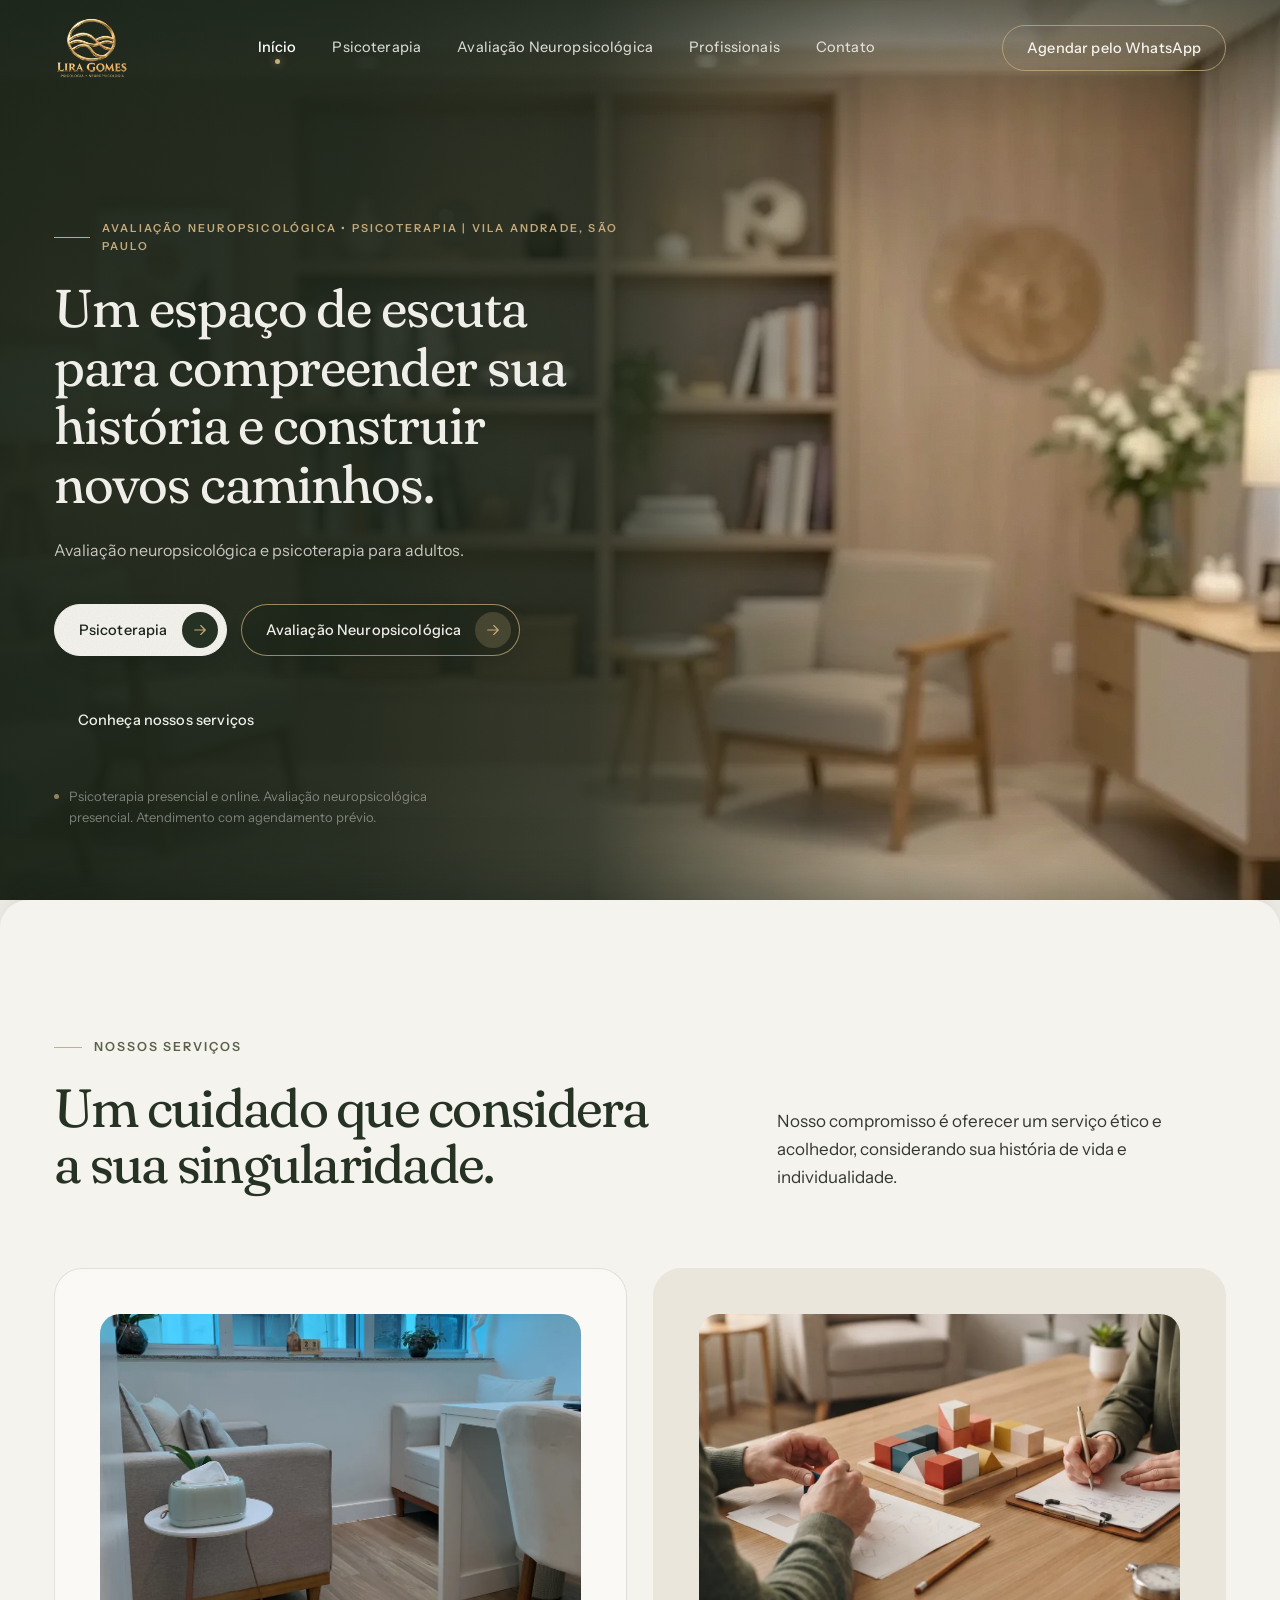
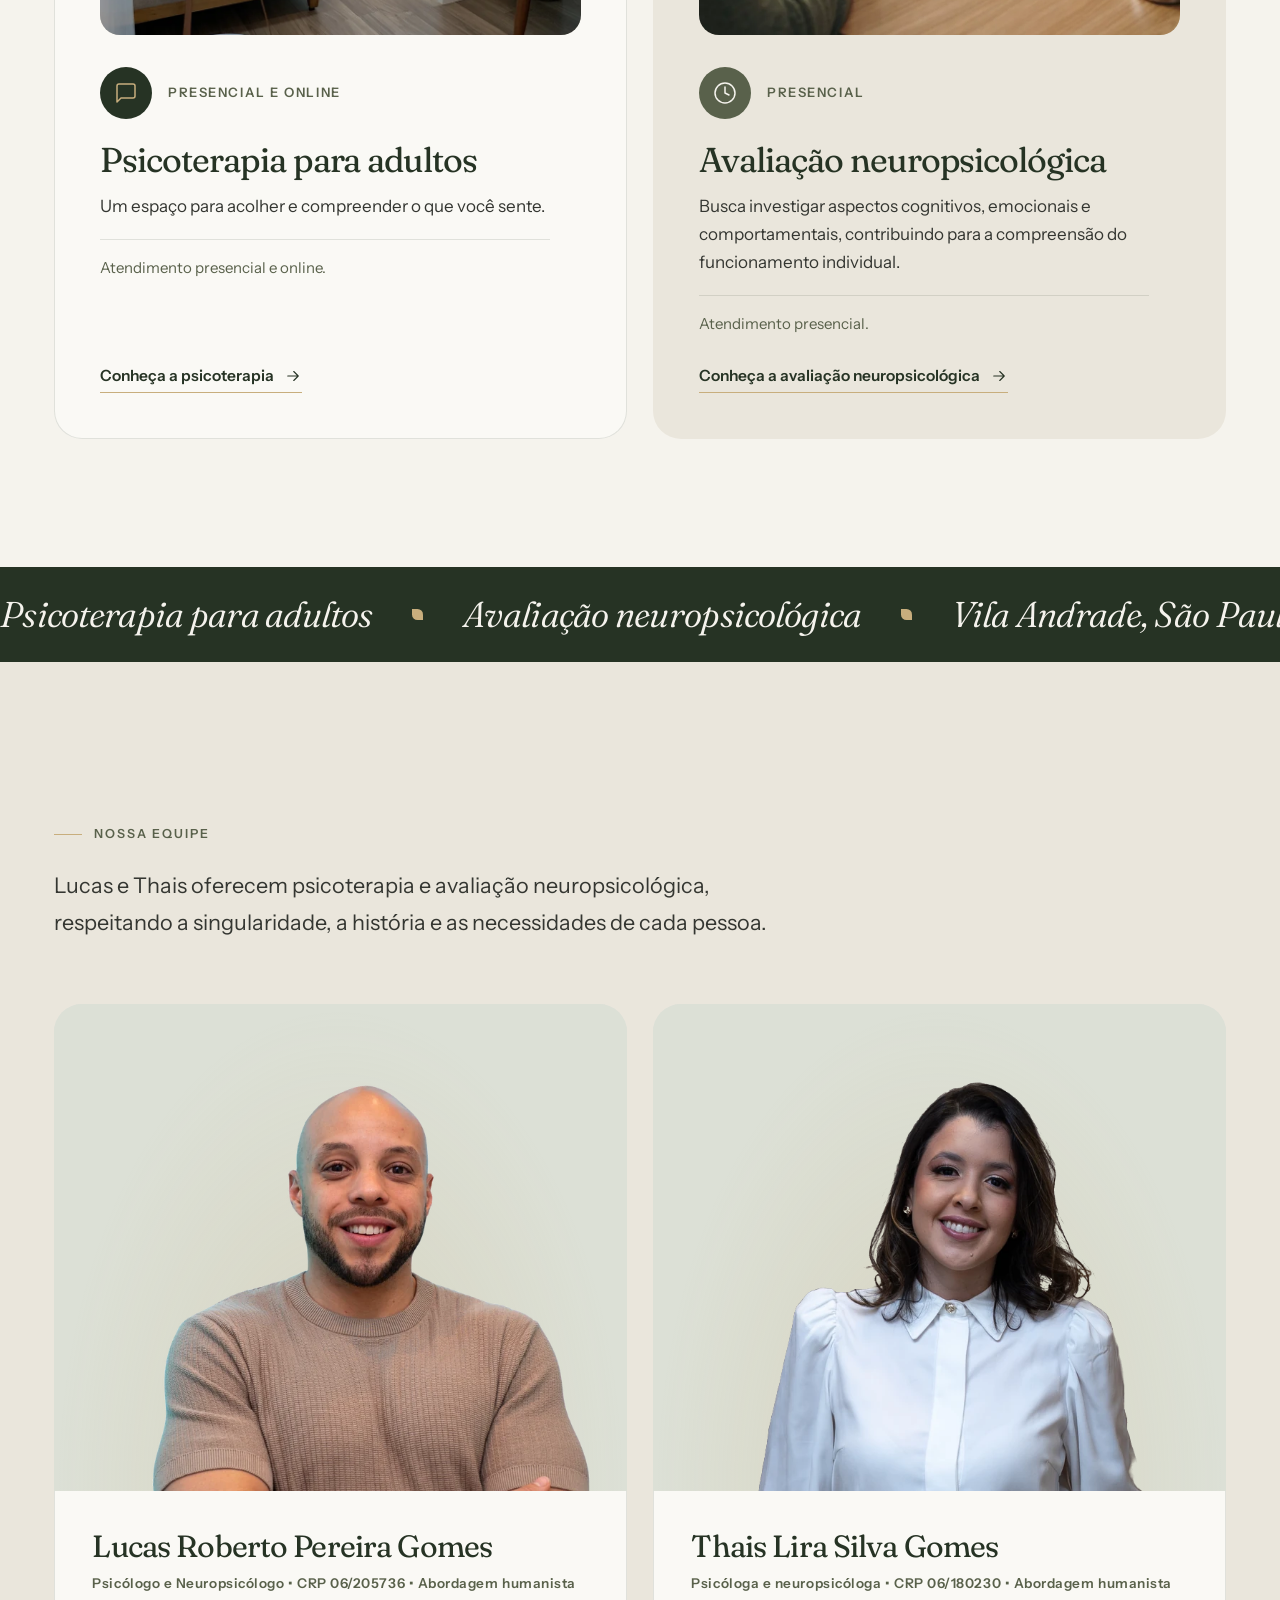
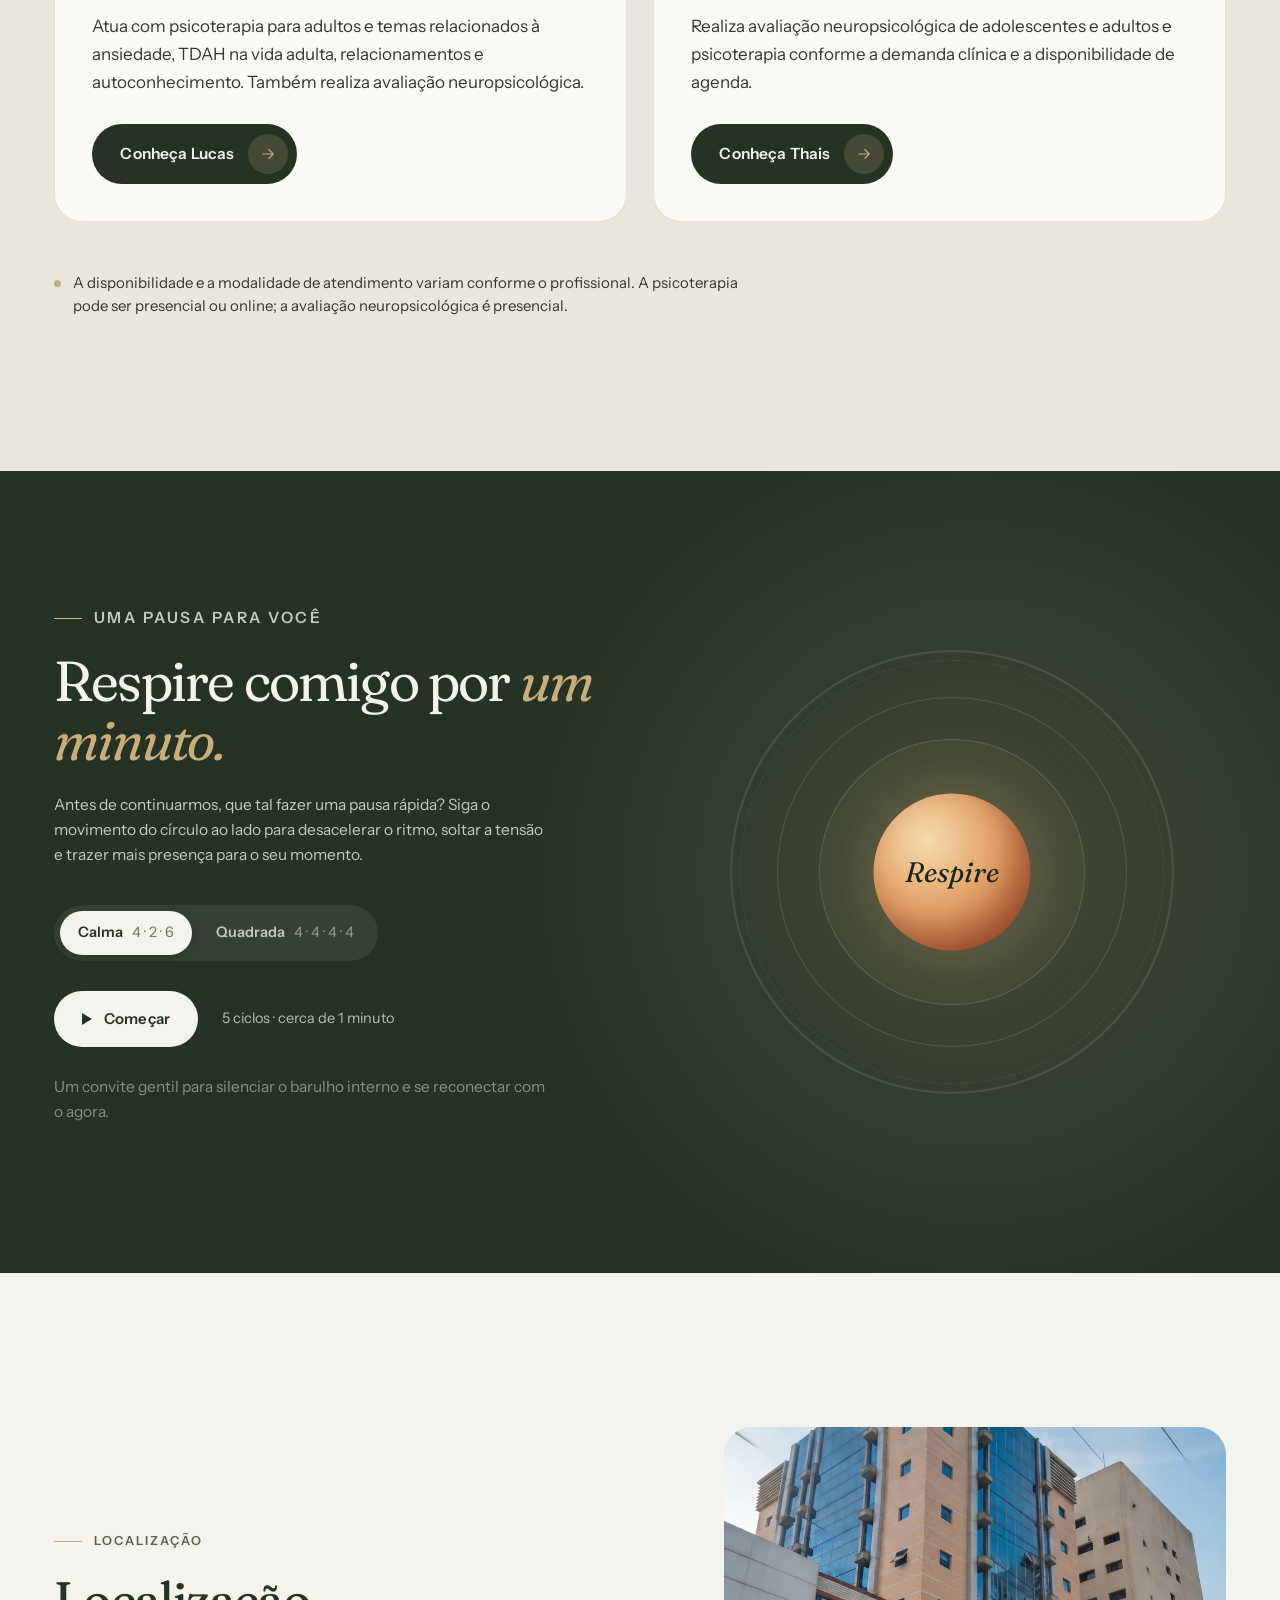
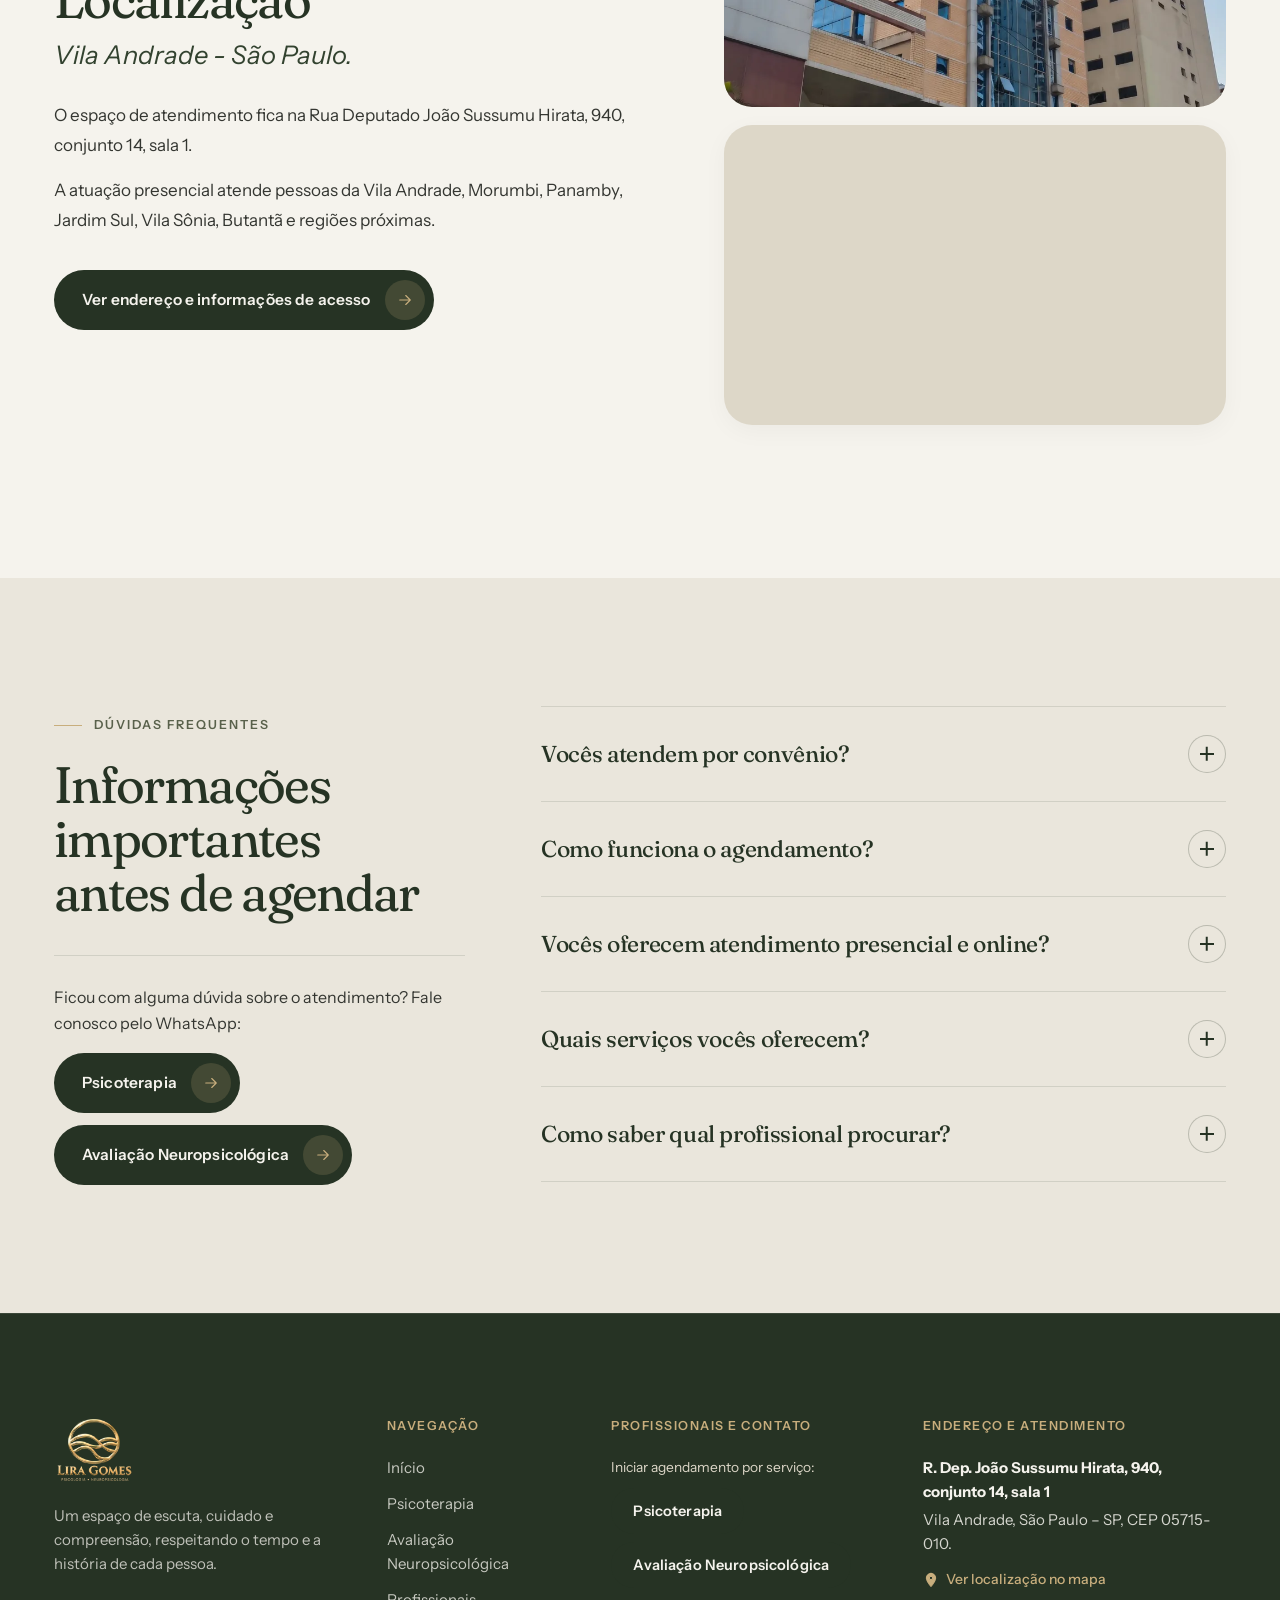
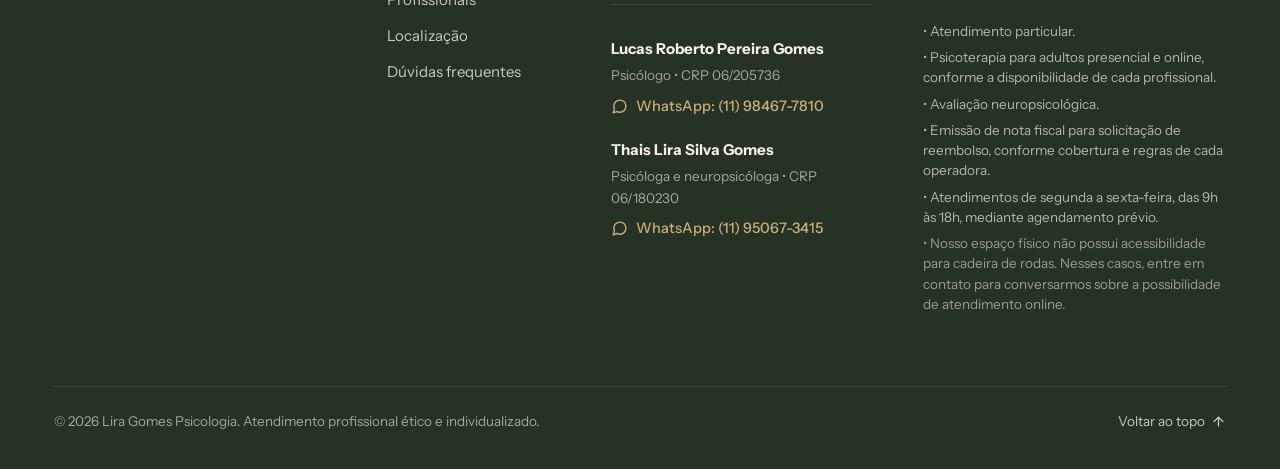
<file: index.html>
<!doctype html>
<html lang="pt-BR">
<head>
  <meta charset="utf-8">
  <meta name="viewport" content="width=device-width, initial-scale=1">
  <title>Psicologia e Neuropsicologia na Vila Andrade | Lira Gomes</title>
  <meta name="description" content="Avaliação neuropsicológica e psicoterapia para adultos na Vila Andrade, São Paulo. Atendimento presencial e online com agendamento. Conheça Lucas e Thais.">
  <meta name="robots" content="index, follow">
  <meta name="theme-color" content="#F5F3ED">
  <link rel="canonical" href="https://www.liragomespsicologia.com.br/">
  <meta property="og:type" content="website">
  <meta property="og:locale" content="pt_BR">
  <meta property="og:site_name" content="Lira Gomes Psicologia e Neuropsicologia">
  <meta property="og:title" content="Psicologia e Neuropsicologia na Vila Andrade | Lira Gomes">
  <meta property="og:description" content="Avaliação neuropsicológica e psicoterapia para adultos na Vila Andrade, em São Paulo. Atendimento presencial e online com agendamento prévio. Conheça Lucas e Thais.">
  <meta property="og:url" content="https://www.liragomespsicologia.com.br/">
  <meta property="og:image" content="https://www.liragomespsicologia.com.br/assets/marca/img/og-image.jpg">
  <meta property="og:image:width" content="1200">
  <meta property="og:image:height" content="630">
  <meta property="og:image:alt" content="Lira Gomes Psicologia e Neuropsicologia — Avaliação Neuropsicológica e Psicoterapia na Vila Andrade, São Paulo">
  <meta name="twitter:card" content="summary_large_image">
  <meta name="twitter:title" content="Psicologia e Neuropsicologia na Vila Andrade | Lira Gomes">
  <meta name="twitter:description" content="Avaliação neuropsicológica e psicoterapia para adultos na Vila Andrade, em São Paulo. Atendimento presencial e online com agendamento prévio. Conheça Lucas e Thais.">
  <meta name="twitter:image" content="https://www.liragomespsicologia.com.br/assets/marca/img/og-image.jpg">
  <meta name="twitter:image:alt" content="Lira Gomes Psicologia e Neuropsicologia — Avaliação Neuropsicológica e Psicoterapia na Vila Andrade, São Paulo">
  <link rel="icon" href="favicon.ico?v=2" sizes="any">
  <link rel="icon" type="image/png" sizes="32x32" href="assets/logo-lira-gomes/favicon-32x32.png?v=2">
  <link rel="icon" type="image/png" sizes="192x192" href="assets/logo-lira-gomes/favicon-192x192.png?v=2">
  <link rel="apple-touch-icon" sizes="180x180" href="assets/logo-lira-gomes/apple-touch-icon.png?v=2">
  <link rel="preconnect" href="https://fonts.googleapis.com">
  <link rel="preconnect" href="https://fonts.gstatic.com" crossorigin>
  <link rel="preload" as="image" href="assets/marca/videos/hero-video-poster.webp" fetchpriority="high">
  <link rel="preload" as="style" href="https://fonts.googleapis.com/css2?family=Fraunces:ital,opsz,SOFT,wght@0,9..144,50,300..700;1,9..144,50,300..700&family=Instrument+Sans:wght@400;500;600;700&display=swap" onload="this.onload=null;this.rel='stylesheet'">
  <noscript><link rel="stylesheet" href="https://fonts.googleapis.com/css2?family=Fraunces:ital,opsz,SOFT,wght@0,9..144,50,300..700;1,9..144,50,300..700&family=Instrument+Sans:wght@400;500;600;700&display=swap"></noscript>
  <link rel="stylesheet" href="assets/css/style.css">
  <script type="application/ld+json">
  {
    "@context": "https://schema.org",
    "@graph": [
      {
        "@type": ["ProfessionalService", "MedicalBusiness"],
        "@id": "https://www.liragomespsicologia.com.br/#clinica",
        "name": "Lira Gomes Psicologia e Neuropsicologia",
        "url": "https://www.liragomespsicologia.com.br/",
        "description": "Psicoterapia para adultos presencial e online e avaliação neuropsicológica presencial na Vila Andrade, em São Paulo.",
        "logo": "https://www.liragomespsicologia.com.br/assets/logo-lira-gomes/logo-lira-gomes-dourada-sem-fundo.webp",
        "image": "https://www.liragomespsicologia.com.br/assets/marca/img/og-image.jpg",
        "telephone": "+55-11-98467-7810",
        "address": {
          "@type": "PostalAddress",
          "streetAddress": "R. Dep. João Sussumu Hirata, 940, conjunto 14, sala 1",
          "addressLocality": "São Paulo",
          "addressRegion": "SP",
          "postalCode": "05715-010",
          "addressCountry": "BR"
        },
        "areaServed": [
          "Vila Andrade, São Paulo - SP",
          "Morumbi, São Paulo - SP",
          "Panamby, São Paulo - SP",
          "Jardim Sul, São Paulo - SP",
          "Vila Sônia, São Paulo - SP",
          "Butantã, São Paulo - SP"
        ],
        "openingHoursSpecification": [
          {
            "@type": "OpeningHoursSpecification",
            "dayOfWeek": ["Monday", "Tuesday", "Wednesday", "Thursday", "Friday"],
            "opens": "09:00",
            "closes": "18:00"
          }
        ],
        "availableService": [
          {
            "@type": "Service",
            "name": "Psicoterapia para adultos",
            "url": "https://www.liragomespsicologia.com.br/psicoterapia.html",
            "description": "Atendimento psicoterápico para adultos nas modalidades presencial na Vila Andrade, São Paulo, e online."
          },
          {
            "@type": "Service",
            "name": "Avaliação neuropsicológica",
            "url": "https://www.liragomespsicologia.com.br/avaliacao-neuropsicologica.html",
            "description": "Investigação presencial de aspectos cognitivos, emocionais e comportamentais para adolescentes e adultos."
          }
        ],
        "employee": [
          {
            "@id": "https://www.liragomespsicologia.com.br/lucas.html#lucas"
          },
          {
            "@id": "https://www.liragomespsicologia.com.br/thais.html#thais"
          }
        ]
      },
      {
        "@type": "Person",
        "@id": "https://www.liragomespsicologia.com.br/lucas.html#lucas",
        "name": "Lucas Roberto Pereira Gomes",
        "jobTitle": "Psicólogo",
        "identifier": "CRP 06/205736",
        "telephone": "+55-11-98467-7810",
        "url": "https://www.liragomespsicologia.com.br/lucas.html",
        "image": "https://www.liragomespsicologia.com.br/assets/marca/profissionais/lucas-roberto-recorte.webp",
        "alumniOf": [
          {
            "@type": "CollegeOrUniversity",
            "name": "Universidade Nove de Julho (UNINOVE)"
          },
          {
            "@type": "EducationalOrganization",
            "name": "Grupo Educacional FAVENI"
          }
        ],
        "worksFor": {
          "@id": "https://www.liragomespsicologia.com.br/#clinica"
        }
      },
      {
        "@type": "Person",
        "@id": "https://www.liragomespsicologia.com.br/thais.html#thais",
        "name": "Thais Lira Silva Gomes",
        "jobTitle": "Psicóloga e Neuropsicóloga",
        "identifier": "CRP 06/180230",
        "telephone": "+55-11-95067-3415",
        "url": "https://www.liragomespsicologia.com.br/thais.html",
        "image": "https://www.liragomespsicologia.com.br/assets/marca/profissionais/thais-lira-gomes-recorte.webp",
        "alumniOf": [
          {
            "@type": "CollegeOrUniversity",
            "name": "Universidade de Santo Amaro (UNISA)"
          },
          {
            "@type": "EducationalOrganization",
            "name": "Grupo Educacional FAVENI"
          }
        ],
        "worksFor": {
          "@id": "https://www.liragomespsicologia.com.br/#clinica"
        }
      },
      {
        "@type": "FAQPage",
        "@id": "https://www.liragomespsicologia.com.br/#faq",
        "mainEntity": [
          {
            "@type": "Question",
            "name": "Vocês atendem por convênio?",
            "acceptedAnswer": {
              "@type": "Answer",
              "text": "Os atendimentos são particulares. Emitimos nota fiscal para que você possa solicitar reembolso junto ao seu plano de saúde, conforme as condições e regras estabelecidas pela operadora. Recomendamos consultar previamente o convênio para verificar a cobertura e as condições de reembolso."
            }
          },
          {
            "@type": "Question",
            "name": "Como funciona o agendamento?",
            "acceptedAnswer": {
              "@type": "Answer",
              "text": "Os atendimentos são realizados mediante agendamento prévio. Para consultar a disponibilidade e obter informações sobre os serviços, entre em contato conosco pelo WhatsApp."
            }
          },
          {
            "@type": "Question",
            "name": "Vocês oferecem atendimento presencial e online?",
            "acceptedAnswer": {
              "@type": "Answer",
              "text": "Oferecemos psicoterapia nas modalidades presencial e online, conforme a disponibilidade de cada profissional. A avaliação neuropsicológica é realizada presencialmente."
            }
          },
          {
            "@type": "Question",
            "name": "Quais serviços vocês oferecem?",
            "acceptedAnswer": {
              "@type": "Answer",
              "text": "Oferecemos psicoterapia e avaliação neuropsicológica, de acordo com a atuação de cada profissional. Entre em contato para saber qual serviço é mais adequado à sua necessidade."
            }
          },
          {
            "@type": "Question",
            "name": "Como saber qual profissional procurar?",
            "acceptedAnswer": {
              "@type": "Answer",
              "text": "Você pode entrar em contato conosco para conhecer a atuação de Lucas e Thais e esclarecer suas dúvidas antes do agendamento. Cada profissional possui áreas de atuação específicas, e a indicação depende da sua demanda."
            }
          }
        ]
      }
    ]
  }
  </script>
  <script>
    (function () {
      var raiz = document.documentElement;
      raiz.classList.add('js', 'js-ready');
      setTimeout(function () {
        if (!raiz.classList.contains('hero-pronta')) {
          raiz.classList.add('hero-pronta', 'hero-animada');
        }
      }, 3000);
    })();
  </script>
</head>
<body>
  <a class="pular" href="#conteudo">Pular para o conteúdo principal</a>

  <!-- ═══════════════════════════════ CABEÇALHO E NAVEGAÇÃO ═══════════════════════════════ -->
  <header class="topo" data-topo>
    <div class="topo__barra container">
      <a class="marca" href="#inicio" aria-label="Lira Gomes Psicologia e Neuropsicologia — Ir para o início">
        <img
          class="marca__logo"
          src="assets/logo-lira-gomes/logo-lira-gomes-dourada-sem-fundo.webp"
          srcset="assets/logo-lira-gomes/logo-lira-gomes-dourada-140.webp 140w, assets/logo-lira-gomes/logo-lira-gomes-dourada-sem-fundo.webp 925w"
          sizes="(max-width: 768px) 53px, 70px"
          alt="Lira Gomes Psicologia e Neuropsicologia"
          width="925"
          height="775"
          decoding="async"
        >
      </a>

      <nav class="menu" aria-label="Navegação principal">
        <a href="#inicio" aria-current="page">Início</a>
        <a href="#psicoterapia">Psicoterapia</a>
        <a href="#avaliacao-neuropsicologica">Avaliação Neuropsicológica</a>
        <a href="#profissionais">Profissionais</a>
        <a href="#contato">Contato</a>
      </nav>

      <div class="topo__acoes">
        <button
          type="button"
          class="botao botao--floresta botao--pequeno topo__cta"
          data-abrir-whatsapp
          aria-haspopup="dialog"
          aria-controls="escolha-whatsapp"
        >
          <span>Agendar pelo WhatsApp</span>
        </button>

        <button
          type="button"
          class="menu-botao"
          aria-expanded="false"
          aria-controls="menu-movel"
          aria-label="Abrir o menu de navegação"
        >
          <span class="menu-botao__linhas" aria-hidden="true">
            <span></span>
            <span></span>
          </span>
        </button>
      </div>
    </div>
  </header>

  <!-- Menu Compacto para Telas Menores -->
  <div class="menu-movel" id="menu-movel" aria-hidden="true">
    <nav class="menu-movel__lista" aria-label="Navegação principal móvel">
      <a href="#inicio" aria-current="page">Início <span>01</span></a>
      <a href="#psicoterapia">Psicoterapia <span>02</span></a>
      <a href="#avaliacao-neuropsicologica">Avaliação Neuropsicológica <span>03</span></a>
      <a href="#profissionais">Profissionais <span>04</span></a>
      <a href="#contato">Contato <span>05</span></a>
    </nav>
    <div class="menu-movel__rodape">
      <button
        type="button"
        class="botao botao--floresta"
        data-abrir-whatsapp
        aria-haspopup="dialog"
        aria-controls="escolha-whatsapp"
      >
        <span>Agendar pelo WhatsApp</span>
      </button>
      <p class="menu-movel__nota">Avaliação Neuropsicológica • Psicoterapia | Vila Andrade, São Paulo</p>
    </div>
  </div>

  <!-- ═══════════════════════════════ PRIMEIRA DOBRA (HERO) ═══════════════════════════════ -->
  <main id="conteudo">
    <section class="hero" id="inicio" aria-labelledby="hero-titulo">
      <div class="hero__midia" aria-hidden="true">
        <video autoplay muted loop playsinline
          class="hero__video"
          id="hero-video"
          preload="auto"
          poster="assets/marca/videos/hero-video-poster.webp"
          width="1920"
          height="1080"
        >
          <source src="assets/marca/videos/hero-video-mobile.mp4" type="video/mp4" media="(max-width: 768px)">
          <source src="assets/marca/videos/hero-video-principal.mp4" type="video/mp4">
        </video>
        <div class="hero__sobreposicao"></div>
        <div class="hero__ornamento"></div>
      </div>

      <div class="container hero__container">
        <div class="hero__conteudo">
          <div class="hero__bloco-texto">
            <p class="hero__apoio">Avaliação Neuropsicológica • Psicoterapia | Vila Andrade, São Paulo</p>
            <h1 class="hero__titulo" id="hero-titulo">
              Um espaço de escuta para compreender sua história e construir novos caminhos.
            </h1>
            <p class="hero__paragrafo">
              Avaliação neuropsicológica e psicoterapia para adultos.
            </p>
          </div>

          <div class="hero__bloco-acoes">
            <div class="hero__acoes">
              <button
                type="button"
                class="botao botao--primario hero__btn-principal"
                data-abrir-whatsapp
                data-servico="psicoterapia"
                aria-haspopup="dialog"
                aria-controls="escolha-whatsapp"
              >
                <span>Psicoterapia</span>
                <span class="botao__icone" aria-hidden="true">
                  <svg viewBox="0 0 24 24"><path d="M5 12h14M13 6l6 6-6 6"/></svg>
                </span>
              </button>

              <button
                type="button"
                class="botao botao--primario hero__btn-avaliacao"
                data-abrir-whatsapp
                data-servico="avaliacao"
                aria-haspopup="dialog"
                aria-controls="escolha-whatsapp"
              >
                <span>Avaliação Neuropsicológica</span>
                <span class="botao__icone" aria-hidden="true">
                  <svg viewBox="0 0 24 24"><path d="M5 12h14M13 6l6 6-6 6"/></svg>
                </span>
              </button>

              <a class="botao botao--claro-contorno hero__link-servicos" href="#psicoterapia">
                <span>Conheça nossos serviços</span>
              </a>
            </div>

            <p class="hero__complementar">
              Psicoterapia presencial e online. Avaliação neuropsicológica presencial. Atendimento com agendamento prévio.
            </p>
          </div>
        </div>
      </div>

      <script>
        (function () {
          var mensagens = {
            psicoterapia: 'Olá, vim pelo site e gostaria de saber mais sobre a psicoterapia.',
            avaliacao: 'Olá, vim pelo site e gostaria de saber mais sobre a avaliação neuropsicológica.'
          };
          var modal = document.getElementById('escolha-whatsapp');
          if (!modal) return;
          var links = modal.querySelectorAll('.opcao-profissional');
          var baseUrls = Array.from(links).map(function (a) { return a.href.split('?')[0]; });

          function aplicar(servico) {
            var msg = mensagens[servico] || mensagens.psicoterapia;
            var encoded = encodeURIComponent(msg);
            links.forEach(function (a, i) {
              a.href = baseUrls[i] + '?text=' + encoded;
            });
            var abas = modal.querySelectorAll('[data-aba-servico]');
            abas.forEach(function (aba) {
              aba.setAttribute('aria-pressed', aba.getAttribute('data-aba-servico') === servico ? 'true' : 'false');
            });
          }

          document.querySelectorAll('[data-servico]').forEach(function (botao) {
            botao.addEventListener('click', function () {
              var s = botao.getAttribute('data-servico');
              aplicar(s);
            }, true);
          });

          modal.querySelectorAll('[data-aba-servico]').forEach(function (aba) {
            aba.addEventListener('click', function () {
              var s = aba.getAttribute('data-aba-servico');
              aplicar(s);
            });
          });

          aplicar('psicoterapia');
        })();
      </script>
    </section>

    <!-- ═══════════════════════════════ SEGUNDA DOBRA (SERVIÇOS) ═══════════════════════════════
         Sobe como cortina sobre a hero (hero fixada via position: sticky no CSS). -->
    <section class="servicos" id="servicos" aria-labelledby="servicos-titulo">
      <div class="container">
        <div class="servicos__cabeca">
          <div>
            <!-- Âncora #psicoterapia: destino do menu e do botão "Conheça nossos serviços" da hero -->
            <p class="olho" id="psicoterapia" data-revela>Nossos serviços</p>
            <h2 class="servicos__titulo" id="servicos-titulo" data-revela>
              Um cuidado que considera a sua singularidade.
            </h2>
          </div>
          <p class="servicos__apoio" data-revela>
            Nosso compromisso é oferecer um serviço ético e acolhedor, considerando sua história de vida e individualidade.
          </p>
        </div>

        <div class="servicos__grade formatos" data-revela-grupo>
          <!-- Card 1: Padrão Formato (fundo papel) -->
          <article class="formato servico" data-revela>
            <figure class="formato__foto servico__foto" data-revela="mascara">
              <img
                src="assets/marca/img/otimizadas/card1.webp"
                alt="Sala de atendimento com sofá cinza, mesa lateral com lenços e grande janela, no conjunto onde ocorrem os atendimentos"
                width="1000"
                height="1333"
                loading="lazy"
                decoding="async"
              >
            </figure>
            <div class="formato__topo">
              <div class="formato__icone" aria-hidden="true">
                <svg viewBox="0 0 24 24"><path d="M21 15a2 2 0 0 1-2 2H7l-4 4V5a2 2 0 0 1 2-2h14a2 2 0 0 1 2 2z"/></svg>
              </div>
              <span class="formato__sub">Presencial e Online</span>
            </div>
            <h3 class="formato__titulo servico__titulo">Psicoterapia para adultos</h3>
            <p class="formato__texto servico__texto">
              Um espaço para acolher e compreender o que você sente.
            </p>
            <p class="formato__info servico__info">
              Atendimento presencial e online.
            </p>
            <!-- Destino: página detalhada de psicoterapia -->
            <a class="link-seta" href="psicoterapia.html" data-rota="psicoterapia">
              <span>Conheça a psicoterapia</span>
              <svg viewBox="0 0 24 24" aria-hidden="true"><path d="M5 12h14M13 6l6 6-6 6"/></svg>
            </a>
          </article>

          <!-- Card 2: Formato Destaque (fundo areia conforme design system) -->
          <article class="formato formato--destaque servico" id="avaliacao-neuropsicologica" data-revela>
            <figure class="formato__foto servico__foto" data-revela="mascara">
              <picture>
                <source
                  type="image/webp"
                  srcset="assets/marca/img/otimizadas/avaliacao-neuropsicologica-sessao-testes-vila-andrade-sp.webp 800w, assets/marca/img/otimizadas/avaliacao-neuropsicologica-sessao-testes-vila-andrade-sp-1600.webp 1600w"
                  sizes="(max-width: 768px) 100vw, 560px"
                >
                <img
                  src="assets/marca/img/otimizadas/avaliacao-neuropsicologica-sessao-testes-vila-andrade-sp.jpg"
                  srcset="assets/marca/img/otimizadas/avaliacao-neuropsicologica-sessao-testes-vila-andrade-sp.jpg 800w, assets/marca/img/otimizadas/avaliacao-neuropsicologica-sessao-testes-vila-andrade-sp-1600.jpg 1600w"
                  sizes="(max-width: 768px) 100vw, 560px"
                  alt="Sessão de avaliação neuropsicológica com tarefa de cubos e folha de teste sobre a mesa"
                  width="800"
                  height="994"
                  loading="lazy"
                  decoding="async"
                >
              </picture>
            </figure>
            <div class="formato__topo">
              <div class="formato__icone" aria-hidden="true">
                <svg viewBox="0 0 24 24"><circle cx="12" cy="12" r="10"/><path d="M12 6v6l4 2"/></svg>
              </div>
              <span class="formato__sub">Presencial</span>
            </div>
            <h3 class="formato__titulo servico__titulo">Avaliação neuropsicológica</h3>
            <p class="formato__texto servico__texto">
              Busca investigar aspectos cognitivos, emocionais e comportamentais, contribuindo para a compreensão do funcionamento individual.
            </p>
            <p class="formato__info servico__info">
              Atendimento presencial.
            </p>
            <!-- Destino: página detalhada de avaliação neuropsicológica -->
            <a class="link-seta" href="avaliacao-neuropsicologica.html" data-rota="avaliacaoNeuropsicologica">
              <span>Conheça a avaliação neuropsicológica</span>
              <svg viewBox="0 0 24 24" aria-hidden="true"><path d="M5 12h14M13 6l6 6-6 6"/></svg>
            </a>
          </article>
        </div>
      </div>
    </section>

    <!-- Faixa em movimento contínuo (transição gráfica discreta) -->
    <div class="faixa">
      <p class="sr-only">Psicoterapia para adultos • Avaliação neuropsicológica • Vila Andrade, São Paulo</p>
      <div class="faixa__trilho" aria-hidden="true">
        <div class="faixa__grupo">
          <span>Psicoterapia para adultos</span><i></i><span>Avaliação neuropsicológica</span><i></i><span>Vila Andrade, São Paulo</span><i></i>
          <span>Psicoterapia para adultos</span><i></i><span>Avaliação neuropsicológica</span><i></i><span>Vila Andrade, São Paulo</span><i></i>
        </div>
        <div class="faixa__grupo">
          <span>Psicoterapia para adultos</span><i></i><span>Avaliação neuropsicológica</span><i></i><span>Vila Andrade, São Paulo</span><i></i>
          <span>Psicoterapia para adultos</span><i></i><span>Avaliação neuropsicológica</span><i></i><span>Vila Andrade, São Paulo</span><i></i>
        </div>
      </div>
    </div>

    <!-- ═══════════════════════════════ TERCEIRA DOBRA (PROFISSIONAIS) ═══════════════════════════════ -->
    <section class="equipe" id="profissionais" aria-labelledby="equipe-olho">
      <div class="container">
        <div class="equipe__cabeca">
          <h2 class="olho" id="equipe-olho" data-revela>Nossa equipe</h2>
          <p class="equipe__apoio" data-revela>
            Lucas e Thais oferecem psicoterapia e avaliação neuropsicológica, respeitando a singularidade, a história e as necessidades de cada pessoa.
          </p>
        </div>

        <div class="equipe__grade" data-revela-grupo>
          <article class="profissional" data-revela>
            <figure class="profissional__foto" data-revela="mascara">
              <img
                src="assets/marca/profissionais/lucas-roberto-recorte.webp"
                alt="Lucas Roberto Pereira Gomes, psicólogo, sorrindo, de braços cruzados"
                width="800"
                height="1199"
                loading="lazy"
                decoding="async"
              >
            </figure>
            <div class="profissional__corpo">
              <h3 class="profissional__nome">Lucas Roberto Pereira Gomes</h3>
              <p class="profissional__id">Psicólogo e Neuropsicólogo • CRP 06/205736 • Abordagem humanista</p>
              <p class="profissional__texto">
                Atua com psicoterapia para adultos e temas relacionados à ansiedade, TDAH na vida adulta, relacionamentos e autoconhecimento. Também realiza avaliação neuropsicológica.
              </p>
              <!-- Destino: página completa do perfil de Lucas -->
              <a class="botao botao--floresta" href="lucas.html" data-rota="lucas">
                <span>Conheça Lucas</span>
                <span class="botao__icone" aria-hidden="true">
                  <svg viewBox="0 0 24 24"><path d="M5 12h14M13 6l6 6-6 6"/></svg>
                </span>
              </a>
            </div>
          </article>

          <article class="profissional" data-revela>
            <figure class="profissional__foto" data-revela="mascara">
              <img
                src="assets/marca/profissionais/thais-lira-gomes-recorte.webp"
                alt="Thais Lira Silva Gomes, psicóloga e neuropsicóloga, sorrindo, de camisa branca"
                width="800"
                height="1202"
                loading="lazy"
                decoding="async"
              >
            </figure>
            <div class="profissional__corpo">
              <h3 class="profissional__nome">Thais Lira Silva Gomes</h3>
              <p class="profissional__id">Psicóloga e neuropsicóloga • CRP 06/180230 • Abordagem humanista</p>
              <p class="profissional__texto">
                Realiza avaliação neuropsicológica de adolescentes e adultos e psicoterapia conforme a demanda clínica e a disponibilidade de agenda.
              </p>
              <!-- Destino: página completa do perfil de Thais -->
              <a class="botao botao--floresta" href="thais.html" data-rota="thais">
                <span>Conheça Thais</span>
                <span class="botao__icone" aria-hidden="true">
                  <svg viewBox="0 0 24 24"><path d="M5 12h14M13 6l6 6-6 6"/></svg>
                </span>
              </a>
            </div>
          </article>
        </div>

        <p class="equipe__nota" data-revela>
          A disponibilidade e a modalidade de atendimento variam conforme o profissional. A psicoterapia pode ser presencial ou online; a avaliação neuropsicológica é presencial.
        </p>
      </div>
    </section>

    <!-- ═══════════════════════════════ RESPIRE COMIGO (EXERCÍCIO INTERATIVO) ═══════════════════════════════ -->
    <section class="respiro" id="respiro" data-tema="escuro" aria-labelledby="movimento-titulo">
      <div class="respiro__brilho" aria-hidden="true"></div>
      <div class="container respiro__grade">
        <div class="respiro__texto">
          <p class="olho olho--claro" data-revela>Uma pausa para você</p>
          <h2 class="respiro__titulo" id="movimento-titulo" data-revela>
            Respire comigo por <em>um minuto.</em>
          </h2>
          <p data-revela>
            Antes de continuarmos, que tal fazer uma pausa rápida? Siga o movimento do círculo ao lado para desacelerar o ritmo, soltar a tensão e trazer mais presença para o seu momento.
          </p>
          <div class="ritmos" role="group" aria-label="Ritmo da respiração" data-revela>
            <button class="ritmo" type="button" aria-pressed="true" data-ritmo="4,2,6,0">Calma <span>4 · 2 · 6</span></button>
            <button class="ritmo" type="button" aria-pressed="false" data-ritmo="4,4,4,4">Quadrada <span>4 · 4 · 4 · 4</span></button>
          </div>
          <div class="respiro__acoes" data-revela>
            <button class="botao botao--claro" type="button" data-respiro-iniciar>
              <span class="respiro__icone-play" aria-hidden="true"></span>
              <span data-respiro-rotulo>Começar</span>
            </button>
            <p class="respiro__ciclos" data-respiro-ciclos>5 ciclos · cerca de 1 minuto</p>
          </div>
          <p class="respiro__nota" data-revela>
            Um convite gentil para silenciar o barulho interno e se reconectar com o agora.
          </p>
        </div>
        <div class="respiro__palco" data-revela="escala">
          <div class="orbe" data-orbe>
            <svg class="orbe__progresso" viewBox="0 0 200 200" aria-hidden="true">
              <circle cx="100" cy="100" r="96"/>
              <circle class="orbe__progresso-barra" cx="100" cy="100" r="96" data-orbe-progresso/>
            </svg>
            <span class="orbe__anel orbe__anel--3" aria-hidden="true"></span>
            <span class="orbe__anel orbe__anel--2" aria-hidden="true"></span>
            <span class="orbe__anel orbe__anel--1" aria-hidden="true"></span>
            <span class="orbe__nucleo" aria-hidden="true"></span>
            <p class="orbe__instrucao" aria-live="polite" data-orbe-instrucao>Respire</p>
          </div>
        </div>
      </div>
    </section>

    <!-- ═══════════════════════════════ QUARTA DOBRA (LOCALIZAÇÃO) ═══════════════════════════════ -->
    <section class="local" id="localizacao" aria-labelledby="local-titulo">
      <div class="container local__grade">
        <div class="local__texto">
          <p class="olho" data-revela>Localização</p>
          <h2 class="local__titulo" id="local-titulo" data-revela>Localização</h2>
          <p class="local__subtitulo" data-revela>Vila Andrade - São Paulo.</p>
          <p class="local__apoio" data-revela>
            O espaço de atendimento fica na Rua Deputado João Sussumu Hirata, 940, conjunto 14, sala 1.
          </p>
          <p class="local__apoio" data-revela>
            A atuação presencial atende pessoas da Vila Andrade, Morumbi, Panamby, Jardim Sul, Vila Sônia, Butantã e regiões próximas.
          </p>
          <!-- Destino: área de contato e informações de acesso no rodapé -->
          <a class="botao botao--floresta" href="#contato" data-rota="contato" data-revela>
            <span>Ver endereço e informações de acesso</span>
            <span class="botao__icone" aria-hidden="true">
              <svg viewBox="0 0 24 24"><path d="M5 12h14M13 6l6 6-6 6"/></svg>
            </span>
          </a>
        </div>
        <div class="local__visual">
          <figure class="local__foto" data-revela="mascara">
            <img
              src="assets/marca/img/otimizadas/fachada-predio.webp"
              alt="Fachada do edifício na Rua Deputado João Sussumu Hirata, 940, Vila Andrade, com torre de vidro e tijolos claros"
              width="900"
              height="1205"
              loading="lazy"
              decoding="async"
            >
          </figure>
          <div class="local__mapa-container" data-revela>
            <iframe
              class="local__mapa"
              src="https://maps.google.com/maps?q=Rua+Deputado+Jo%C3%A3o+Sussumu+Hirata,+940,+Vila+Andrade,+S%C3%A3o+Paulo+-+SP,+05715-010&amp;t=&amp;z=15&amp;ie=UTF8&amp;iwloc=&amp;output=embed"
              title="Localização do consultório Lira Gomes no Google Maps"
              loading="lazy"
              allowfullscreen=""
              referrerpolicy="no-referrer-when-downgrade"
            ></iframe>
          </div>
        </div>
      </div>
    </section>

    <!-- ═══════════════════════════════ QUINTA DOBRA (DÚVIDAS FREQUENTES / FAQ) ═══════════════════════════════ -->
    <section class="duvidas" id="duvidas" aria-labelledby="duvidas-titulo">
      <div class="container duvidas__grade">
        <div class="duvidas__lado">
          <p class="olho" data-revela>Dúvidas frequentes</p>
          <h2 class="duvidas__titulo" id="duvidas-titulo" data-revela>
            Informações importantes antes de agendar
          </h2>

          <!-- CTA direcionando para escolha por serviço e profissional -->
          <div class="duvidas__cta" data-revela>
            <p class="duvidas__cta-texto">Ficou com alguma dúvida sobre o atendimento? Fale conosco pelo WhatsApp:</p>
            <div class="duvidas__botoes-servico" style="display: flex; gap: 12px; flex-wrap: wrap;">
              <button
                type="button"
                class="botao botao--floresta"
                data-abrir-whatsapp
                data-servico="psicoterapia"
                aria-haspopup="dialog"
                aria-controls="escolha-whatsapp"
              >
                <span>Psicoterapia</span>
                <span class="botao__icone" aria-hidden="true">
                  <svg viewBox="0 0 24 24"><path d="M5 12h14M13 6l6 6-6 6"/></svg>
                </span>
              </button>
              <button
                type="button"
                class="botao botao--floresta"
                data-abrir-whatsapp
                data-servico="avaliacao"
                aria-haspopup="dialog"
                aria-controls="escolha-whatsapp"
              >
                <span>Avaliação Neuropsicológica</span>
                <span class="botao__icone" aria-hidden="true">
                  <svg viewBox="0 0 24 24"><path d="M5 12h14M13 6l6 6-6 6"/></svg>
                </span>
              </button>
            </div>
            <!-- TODO: ativar quando o perfil e o e-mail existirem
            <div class="duvidas__sociais" style="margin-top: 1rem; display: flex; gap: 16px; flex-wrap: wrap;">
              <a href="https://instagram.com/liragomespsicologia" target="_blank" rel="noopener noreferrer" style="display: inline-flex; align-items: center; gap: 8px; color: var(--floresta); font-size: 0.88rem;">
                <svg viewBox="0 0 24 24" width="16" height="16" stroke="currentColor" stroke-width="2" fill="none" aria-hidden="true"><rect x="2" y="2" width="20" height="20" rx="5" ry="5"/><path d="M16 11.37A4 4 0 1 1 12.63 8 4 4 0 0 1 16 11.37z"/><line x1="17.5" y1="6.5" x2="17.51" y2="6.5"/></svg>
                <span>@liragomespsicologia</span>
              </a>
              <a href="mailto:contato@liragomes.com.br" style="display: inline-flex; align-items: center; gap: 8px; color: var(--floresta); font-size: 0.88rem;">
                <svg viewBox="0 0 24 24" width="16" height="16" stroke="currentColor" stroke-width="2" fill="none" aria-hidden="true"><path d="M4 4h16c1.1 0 2 .9 2 2v12c0 1.1-.9 2-2 2H4c-1.1 0-2-.9-2-2V6c0-1.1.9-2 2-2z"/><polyline points="22,6 12,13 2,6"/></svg>
                <span>contato@liragomes.com.br</span>
              </a>
            </div>
            -->
          </div>
        </div>

        <div class="perguntas" data-perguntas data-revela-grupo>
          <!-- Pergunta 1 -->
          <details class="pergunta" data-revela>
            <summary class="pergunta__gatilho" id="faq-pergunta-1" aria-controls="faq-resposta-1">
              <span class="pergunta__titulo">Vocês atendem por convênio?</span>
              <span class="pergunta__sinal" aria-hidden="true"></span>
            </summary>
            <div class="pergunta__resposta" id="faq-resposta-1" role="region" aria-labelledby="faq-pergunta-1">
              <p>
                Os atendimentos são particulares. Emitimos nota fiscal para que você possa solicitar reembolso junto ao seu plano de saúde, conforme as condições e regras estabelecidas pela operadora. Recomendamos consultar previamente o convênio para verificar a cobertura e as condições de reembolso.
              </p>
            </div>
          </details>

          <!-- Pergunta 2 -->
          <details class="pergunta" data-revela>
            <summary class="pergunta__gatilho" id="faq-pergunta-2" aria-controls="faq-resposta-2">
              <span class="pergunta__titulo">Como funciona o agendamento?</span>
              <span class="pergunta__sinal" aria-hidden="true"></span>
            </summary>
            <div class="pergunta__resposta" id="faq-resposta-2" role="region" aria-labelledby="faq-pergunta-2">
              <p>
                Os atendimentos são realizados mediante agendamento prévio. Para consultar a disponibilidade e obter informações sobre os serviços, entre em contato conosco pelo WhatsApp.
              </p>
            </div>
          </details>

          <!-- Pergunta 3 -->
          <details class="pergunta" data-revela>
            <summary class="pergunta__gatilho" id="faq-pergunta-3" aria-controls="faq-resposta-3">
              <span class="pergunta__titulo">Vocês oferecem atendimento presencial e online?</span>
              <span class="pergunta__sinal" aria-hidden="true"></span>
            </summary>
            <div class="pergunta__resposta" id="faq-resposta-3" role="region" aria-labelledby="faq-pergunta-3">
              <p>
                Oferecemos psicoterapia nas modalidades presencial e online, conforme a disponibilidade de cada profissional. A avaliação neuropsicológica é realizada presencialmente.
              </p>
            </div>
          </details>

          <!-- Pergunta 4 -->
          <details class="pergunta" data-revela>
            <summary class="pergunta__gatilho" id="faq-pergunta-4" aria-controls="faq-resposta-4">
              <span class="pergunta__titulo">Quais serviços vocês oferecem?</span>
              <span class="pergunta__sinal" aria-hidden="true"></span>
            </summary>
            <div class="pergunta__resposta" id="faq-resposta-4" role="region" aria-labelledby="faq-pergunta-4">
              <p>
                Oferecemos psicoterapia e avaliação neuropsicológica, de acordo com a atuação de cada profissional. Entre em contato para saber qual serviço é mais adequado à sua necessidade.
              </p>
            </div>
          </details>

          <!-- Pergunta 5 -->
          <details class="pergunta" data-revela>
            <summary class="pergunta__gatilho" id="faq-pergunta-5" aria-controls="faq-resposta-5">
              <span class="pergunta__titulo">Como saber qual profissional procurar?</span>
              <span class="pergunta__sinal" aria-hidden="true"></span>
            </summary>
            <div class="pergunta__resposta" id="faq-resposta-5" role="region" aria-labelledby="faq-pergunta-5">
              <p>
                Você pode entrar em contato conosco para conhecer a atuação de Lucas e Thais e esclarecer suas dúvidas antes do agendamento. Cada profissional possui áreas de atuação específicas, e a indicação depende da sua demanda.
              </p>
            </div>
          </details>
        </div>
      </div>
    </section>
  </main>

  <!-- ═══════════════════════════════ RODAPÉ INSTITUCIONAL ═══════════════════════════════ -->
  <footer class="rodape" data-tema="escuro" aria-label="Rodapé institucional">
    <div class="container">
      <div class="rodape__grade">

        <!-- 1. Identidade da marca -->
        <div class="rodape__marca">
          <a class="marca marca--clara" href="#inicio" aria-label="Lira Gomes Psicologia e Neuropsicologia — Voltar ao início">
            <img
              class="marca__logo marca__logo--rodape"
              src="assets/logo-lira-gomes/logo-lira-gomes-dourada-sem-fundo.webp"
              srcset="assets/logo-lira-gomes/logo-lira-gomes-dourada-140.webp 140w, assets/logo-lira-gomes/logo-lira-gomes-dourada-sem-fundo.webp 925w"
              sizes="(max-width: 768px) 60px, 80px"
              alt="Lira Gomes Psicologia e Neuropsicologia"
              width="925"
              height="775"
              loading="lazy"
              decoding="async"
            >
          </a>
          <p class="rodape__frase">
            Um espaço de escuta, cuidado e compreensão, respeitando o tempo e a história de cada pessoa.
          </p>
        </div>

        <!-- 2. Navegação do site -->
        <nav class="rodape__coluna" aria-label="Navegação do rodapé">
          <p class="rodape__titulo">Navegação</p>
          <a href="#inicio">Início</a>
          <a href="#psicoterapia">Psicoterapia</a>
          <a href="#avaliacao-neuropsicologica">Avaliação Neuropsicológica</a>
          <a href="#profissionais">Profissionais</a>
          <a href="#localizacao">Localização</a>
          <a href="#duvidas">Dúvidas frequentes</a>
        </nav>

        <!-- 3. Profissionais e contatos -->
        <div class="rodape__coluna rodape__contato" id="contato">
          <p class="rodape__titulo">Profissionais e Contato</p>

          <div class="rodape__escolha-servico">
            <p class="rodape__escolha-sub">Iniciar agendamento por serviço:</p>
            <div class="rodape__botoes-servico">
              <button
                type="button"
                class="botao botao--areia botao--pequeno"
                data-abrir-whatsapp
                data-servico="psicoterapia"
                aria-haspopup="dialog"
                aria-controls="escolha-whatsapp"
              >
                <span>Psicoterapia</span>
              </button>
              <button
                type="button"
                class="botao botao--areia botao--pequeno"
                data-abrir-whatsapp
                data-servico="avaliacao"
                aria-haspopup="dialog"
                aria-controls="escolha-whatsapp"
              >
                <span>Avaliação Neuropsicológica</span>
              </button>
            </div>
          </div>

          <div class="rodape__profissional">
            <strong class="rodape__profissional-nome">Lucas Roberto Pereira Gomes</strong>
            <span class="rodape__profissional-crp">Psicólogo • CRP 06/205736</span>
            <a
              class="rodape__link-whatsapp"
              href="https://wa.me/5511984677810"
              target="_blank"
              rel="noopener noreferrer"
              aria-label="Conversar com Lucas Roberto Pereira Gomes pelo WhatsApp: (11) 98467-7810"
            >
              <svg viewBox="0 0 24 24" aria-hidden="true"><path d="M21 11.5a8.38 8.38 0 0 1-.9 3.8 8.5 8.5 0 0 1-7.6 4.7 8.38 8.38 0 0 1-3.8-.9L3 21l1.9-5.7a8.38 8.38 0 0 1-.9-3.8 8.5 8.5 0 0 1 4.7-7.6 8.38 8.38 0 0 1 3.8-.9h.5a8.48 8.48 0 0 1 8 8v.5z"/></svg>
              <span>WhatsApp: (11) 98467-7810</span>
            </a>
          </div>

          <div class="rodape__profissional">
            <strong class="rodape__profissional-nome">Thais Lira Silva Gomes</strong>
            <span class="rodape__profissional-crp">Psicóloga e neuropsicóloga • CRP 06/180230</span>
            <a
              class="rodape__link-whatsapp"
              href="https://wa.me/5511950673415"
              target="_blank"
              rel="noopener noreferrer"
              aria-label="Conversar com Thais Lira Silva Gomes pelo WhatsApp: (11) 95067-3415"
            >
              <svg viewBox="0 0 24 24" aria-hidden="true"><path d="M21 11.5a8.38 8.38 0 0 1-.9 3.8 8.5 8.5 0 0 1-7.6 4.7 8.38 8.38 0 0 1-3.8-.9L3 21l1.9-5.7a8.38 8.38 0 0 1-.9-3.8 8.5 8.5 0 0 1 4.7-7.6 8.38 8.38 0 0 1 3.8-.9h.5a8.48 8.48 0 0 1 8 8v.5z"/></svg>
              <span>WhatsApp: (11) 95067-3415</span>
            </a>
          </div>

          <!-- TODO: ativar quando o perfil e o e-mail existirem
          <div class="rodape__sociais" style="margin-top: 1rem; display: flex; flex-direction: column; gap: 0.5rem;">
            <a class="rodape__link-social" href="https://instagram.com/liragomespsicologia" target="_blank" rel="noopener noreferrer" style="display: inline-flex; align-items: center; gap: 8px; color: var(--areia-2); font-size: 0.88rem;">
              <svg viewBox="0 0 24 24" width="16" height="16" stroke="currentColor" stroke-width="2" fill="none" aria-hidden="true"><rect x="2" y="2" width="20" height="20" rx="5" ry="5"/><path d="M16 11.37A4 4 0 1 1 12.63 8 4 4 0 0 1 16 11.37z"/><line x1="17.5" y1="6.5" x2="17.51" y2="6.5"/></svg>
              <span>@liragomespsicologia</span>
            </a>
            <a class="rodape__link-social" href="mailto:contato@liragomes.com.br" style="display: inline-flex; align-items: center; gap: 8px; color: var(--areia-2); font-size: 0.88rem;">
              <svg viewBox="0 0 24 24" width="16" height="16" stroke="currentColor" stroke-width="2" fill="none" aria-hidden="true"><path d="M4 4h16c1.1 0 2 .9 2 2v12c0 1.1-.9 2-2 2H4c-1.1 0-2-.9-2-2V6c0-1.1.9-2 2-2z"/><polyline points="22,6 12,13 2,6"/></svg>
              <span>contato@liragomes.com.br</span>
            </a>
          </div>
          -->
        </div>

        <!-- 4. Endereço, mapa e atendimento -->
        <div class="rodape__coluna rodape__atendimento">
          <p class="rodape__titulo">Endereço e Atendimento</p>

          <address class="rodape__endereco">
            <p><strong>R. Dep. João Sussumu Hirata, 940, conjunto 14, sala 1</strong></p>
            <p>Vila Andrade, São Paulo – SP, CEP 05715-010.</p>
            <a
              class="rodape__mapa-link"
              href="https://www.google.com/maps/search/?api=1&query=Rua+Deputado+Jo%C3%A3o+Sussumu+Hirata%2C+940+-+Vila+Andrade%2C+S%C3%A3o+Paulo+-+SP%2C+05715-010"
              target="_blank"
              rel="noopener noreferrer"
            >
              <svg viewBox="0 0 24 24" aria-hidden="true"><path d="M12 2C8.13 2 5 5.13 5 9c0 5.25 7 13 7 13s7-7.75 7-13c0-3.87-3.13-7-7-7zm0 9.5a2.5 2.5 0 1 1 0-5 2.5 2.5 0 0 1 0 5z"/></svg>
              <span>Ver localização no mapa</span>
            </a>
          </address>

          <div class="rodape__info-atendimento">
            <p>• Atendimento particular.</p>
            <p>• Psicoterapia para adultos presencial e online, conforme a disponibilidade de cada profissional.</p>
            <p>• Avaliação neuropsicológica.</p>
            <p>• Emissão de nota fiscal para solicitação de reembolso, conforme cobertura e regras de cada operadora.</p>
            <p>• Atendimentos de segunda a sexta-feira, das 9h às 18h, mediante agendamento prévio.</p>
            <p class="rodape__aviso-acesso">• Nosso espaço físico não possui acessibilidade para cadeira de rodas. Nesses casos, entre em contato para conversarmos sobre a possibilidade de atendimento online.</p>
          </div>
        </div>

      </div>

      <!-- 5. Fechamento e créditos -->
      <div class="rodape__base">
        <p class="rodape__copyright">
          © <span data-ano>2026</span> Lira Gomes Psicologia. Atendimento profissional ético e individualizado.
        </p>
        <a class="rodape__topo-link" href="#inicio" aria-label="Voltar ao início da página">
          <span>Voltar ao topo</span>
          <svg viewBox="0 0 24 24" aria-hidden="true"><path d="M12 19V5M5 12l7-7 7 7"/></svg>
        </a>
      </div>
    </div>
  </footer>

  <!-- ═══════════════════ ESCOLHA DE PROFISSIONAL PARA CONTATO (WHATSAPP) ═══════════════════ -->
  <dialog class="modal-whatsapp" id="escolha-whatsapp" aria-labelledby="modal-whatsapp-titulo">
    <div class="modal-whatsapp__caixa">
      <div class="modal-whatsapp__topo">
        <div>
          <p class="modal-whatsapp__olho">Atendimento com agendamento prévio</p>
          <h2 class="modal-whatsapp__titulo" id="modal-whatsapp-titulo">
            Com qual profissional você deseja falar?
          </h2>
        </div>
        <button
          type="button"
          class="modal-whatsapp__fechar"
          data-fechar-whatsapp
          aria-label="Fechar escolha de contato"
        >
          <svg viewBox="0 0 24 24" aria-hidden="true"><path d="M6 6l12 12M18 6L6 18"/></svg>
        </button>
      </div>

      <p class="modal-whatsapp__descricao">
        Escolha o serviço e o profissional para iniciar uma conversa diretamente pelo WhatsApp:
      </p>

      <div class="modal-whatsapp__servicos" role="group" aria-label="Escolha o serviço">
        <span class="modal-whatsapp__servicos-rotulo">1. Serviço desejado:</span>
        <div class="modal-whatsapp__servicos-botoes">
          <button type="button" class="modal-whatsapp__tab-servico" data-aba-servico="psicoterapia" aria-pressed="true">
            Psicoterapia
          </button>
          <button type="button" class="modal-whatsapp__tab-servico" data-aba-servico="avaliacao" aria-pressed="false">
            Avaliação Neuropsicológica
          </button>
        </div>
      </div>

      <div class="modal-whatsapp__opcoes">
        <a
          class="opcao-profissional"
          href="https://wa.me/5511984677810"
          target="_blank"
          rel="noopener noreferrer"
        >
          <span class="opcao-profissional__info">
            <span class="opcao-profissional__nome">Lucas Roberto Pereira Gomes</span>
            <span class="opcao-profissional__crp">Psicólogo • CRP 06/205736</span>
            <span class="opcao-profissional__atuacao">Psicoterapia para adultos (presencial e online) e avaliação neuropsicológica</span>
            <span class="opcao-profissional__numero">WhatsApp: (11) 98467-7810</span>
          </span>
          <span class="opcao-profissional__seta" aria-hidden="true">
            <svg viewBox="0 0 24 24"><path d="M7 17L17 7M9 7h8v8"/></svg>
          </span>
        </a>

        <a
          class="opcao-profissional"
          href="https://wa.me/5511950673415"
          target="_blank"
          rel="noopener noreferrer"
        >
          <span class="opcao-profissional__info">
            <span class="opcao-profissional__nome">Thais Lira Silva Gomes</span>
            <span class="opcao-profissional__crp">Psicóloga e neuropsicóloga • CRP 06/180230</span>
            <span class="opcao-profissional__atuacao">Avaliação neuropsicológica presencial (adolescentes e adultos) e psicoterapia</span>
            <span class="opcao-profissional__numero">WhatsApp: (11) 95067-3415</span>
          </span>
          <span class="opcao-profissional__seta" aria-hidden="true">
            <svg viewBox="0 0 24 24"><path d="M7 17L17 7M9 7h8v8"/></svg>
          </span>
        </a>
      </div>
    </div>
  </dialog>

  <script src="assets/js/main.js" defer></script>
</body>
</html>
</file>
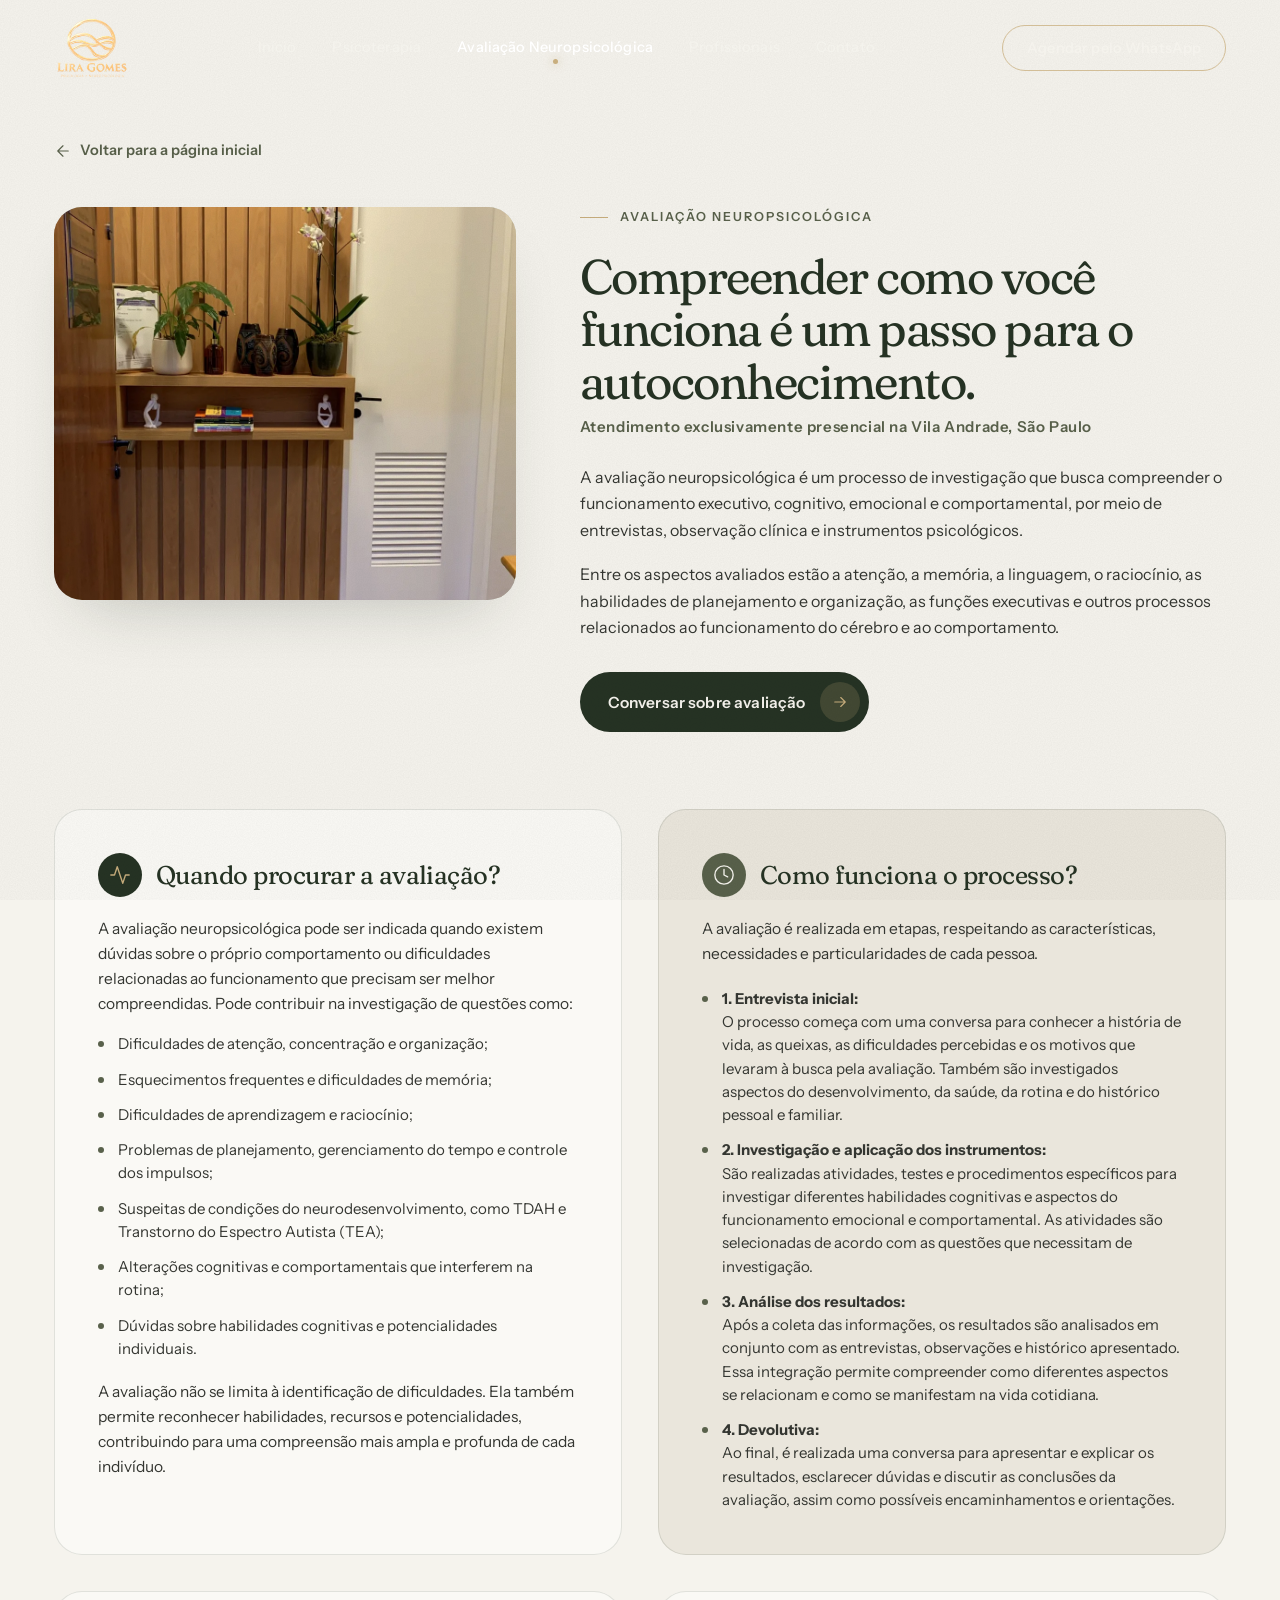
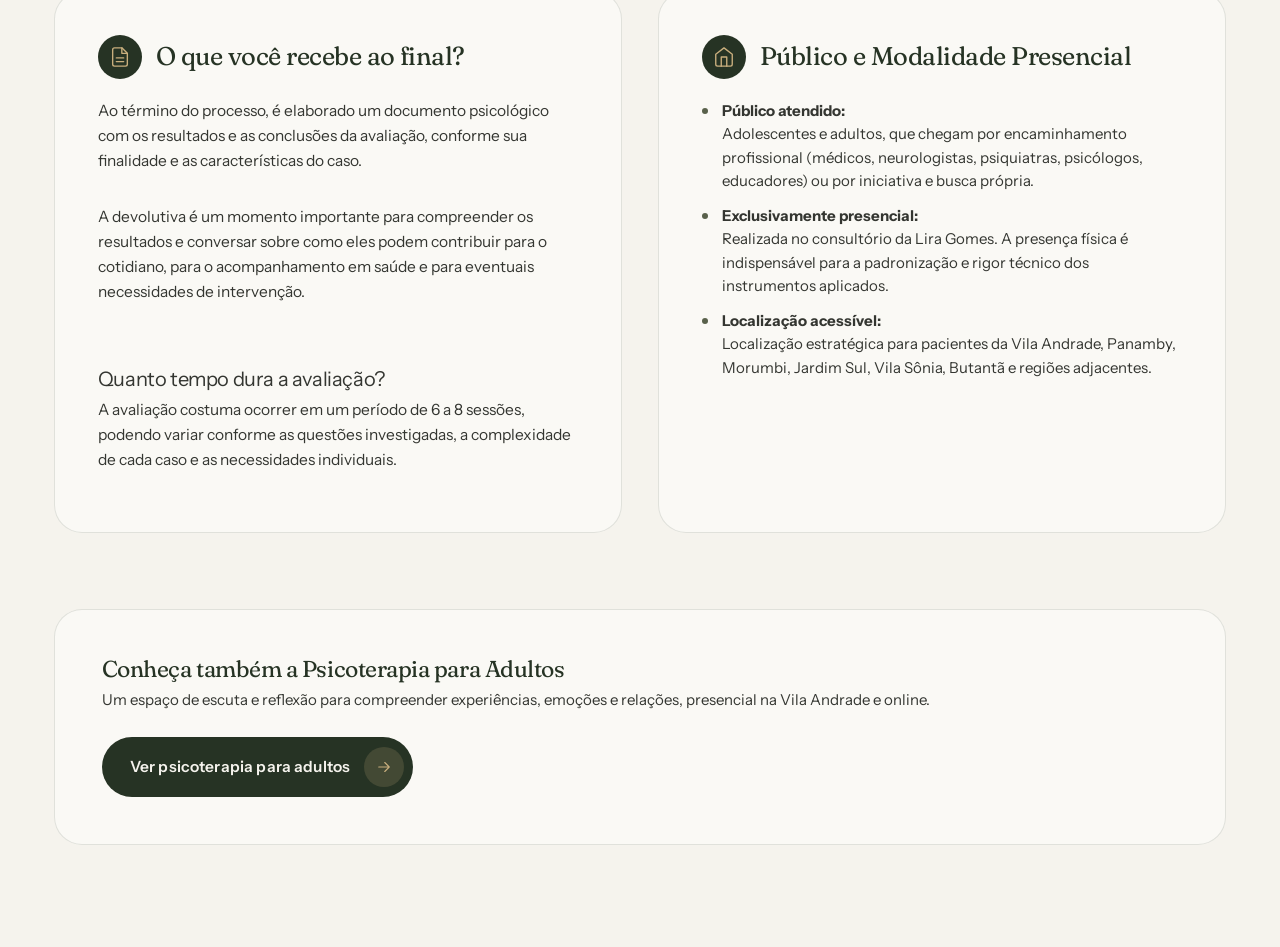
<file: avaliacao-neuropsicologica.html>
<!DOCTYPE html>
<html lang="pt-BR">
<head>
  <meta charset="UTF-8">
  <meta name="viewport" content="width=device-width, initial-scale=1.0">
  <title>Avaliação Neuropsicológica em São Paulo | Lira Gomes</title>
  <meta
    name="description"
    content="Avaliação neuropsicológica presencial para adolescentes e adultos na Vila Andrade, SP. Investigação do funcionamento cognitivo, emocional e comportamental."
  >
  <meta name="robots" content="index, follow">
  <meta name="theme-color" content="#263324">
  <link rel="canonical" href="https://www.liragomespsicologia.com.br/avaliacao-neuropsicologica.html">
  <meta property="og:type" content="website">
  <meta property="og:locale" content="pt_BR">
  <meta property="og:site_name" content="Lira Gomes Psicologia e Neuropsicologia">
  <meta property="og:title" content="Avaliação Neuropsicológica em São Paulo | Lira Gomes">
  <meta property="og:description" content="Avaliação neuropsicológica presencial para adolescentes e adultos na Vila Andrade, São Paulo. Investigação do funcionamento cognitivo, emocional e comportamental.">
  <meta property="og:url" content="https://www.liragomespsicologia.com.br/avaliacao-neuropsicologica.html">
  <meta property="og:image" content="https://www.liragomespsicologia.com.br/assets/marca/img/og-image.jpg">
  <meta property="og:image:width" content="1200">
  <meta property="og:image:height" content="630">
  <meta property="og:image:alt" content="Avaliação Neuropsicológica — Lira Gomes Psicologia e Neuropsicologia na Vila Andrade, São Paulo">
  <meta name="twitter:card" content="summary_large_image">
  <meta name="twitter:title" content="Avaliação Neuropsicológica em São Paulo | Lira Gomes">
  <meta name="twitter:description" content="Avaliação neuropsicológica presencial para adolescentes e adultos na Vila Andrade, São Paulo. Investigação do funcionamento cognitivo, emocional e comportamental.">
  <meta name="twitter:image" content="https://www.liragomespsicologia.com.br/assets/marca/img/og-image.jpg">
  <meta name="twitter:image:alt" content="Avaliação Neuropsicológica — Lira Gomes Psicologia e Neuropsicologia na Vila Andrade, São Paulo">

  <!-- Favicon Oficial Lira Gomes -->
  <link rel="icon" href="favicon.ico?v=2" sizes="any">
  <link rel="icon" type="image/png" sizes="32x32" href="assets/logo-lira-gomes/favicon-32x32.png?v=2">
  <link rel="icon" type="image/png" sizes="192x192" href="assets/logo-lira-gomes/favicon-192x192.png?v=2">
  <link rel="apple-touch-icon" sizes="180x180" href="assets/logo-lira-gomes/apple-touch-icon.png?v=2">

  <!-- Tipografia Editorial: Fraunces & Instrument Sans -->
  <link rel="preconnect" href="https://fonts.googleapis.com">
  <link rel="preconnect" href="https://fonts.gstatic.com" crossorigin>
  <link rel="stylesheet" href="https://fonts.googleapis.com/css2?family=Fraunces:ital,opsz,SOFT,wght@0,9..144,50..60,300..700;1,9..144,50..60,300..700&family=Instrument+Sans:wght@400;500;600;700&display=swap">

  <link rel="stylesheet" href="assets/css/style.css">
  <script type="application/ld+json">
  {
    "@context": "https://schema.org",
    "@type": "Service",
    "@id": "https://www.liragomespsicologia.com.br/avaliacao-neuropsicologica.html#servico",
    "name": "Avaliação Neuropsicológica",
    "url": "https://www.liragomespsicologia.com.br/avaliacao-neuropsicologica.html",
    "description": "Avaliação neuropsicológica presencial para adolescentes e adultos na Vila Andrade, São Paulo. Investigação do funcionamento executivo, cognitivo, emocional e comportamental.",
    "image": "https://www.liragomespsicologia.com.br/assets/marca/img/otimizadas/card2.webp",
    "provider": {
      "@type": ["ProfessionalService", "MedicalBusiness"],
      "@id": "https://www.liragomespsicologia.com.br/#clinica",
      "name": "Lira Gomes Psicologia e Neuropsicologia",
      "url": "https://www.liragomespsicologia.com.br/",
      "telephone": "+55-11-95067-3415",
      "address": {
        "@type": "PostalAddress",
        "streetAddress": "R. Dep. João Sussumu Hirata, 940, conjunto 14, sala 1",
        "addressLocality": "São Paulo",
        "addressRegion": "SP",
        "postalCode": "05715-010",
        "addressCountry": "BR"
      }
    },
    "areaServed": [
      "Vila Andrade, São Paulo - SP",
      "Morumbi, São Paulo - SP",
      "Panamby, São Paulo - SP",
      "Jardim Sul, São Paulo - SP",
      "Vila Sônia, São Paulo - SP",
      "Butantã, São Paulo - SP"
    ]
  }
  </script>
</head>
<body>
  <!-- Acessibilidade: atalho para pular direto ao conteúdo principal -->
  <a class="pular" href="#conteudo">Pular para o conteúdo principal</a>

  <!-- ═══════════════════════════════ CABEÇALHO E NAVEGAÇÃO ═══════════════════════════════ -->
  <header class="topo" data-topo>
    <div class="topo__barra container">
      <a class="marca" href="index.html#inicio" aria-label="Lira Gomes Psicologia e Neuropsicologia — Ir para o início">
        <img
          class="marca__logo"
          src="assets/logo-lira-gomes/logo-lira-gomes-dourada-sem-fundo.webp"
          srcset="assets/logo-lira-gomes/logo-lira-gomes-dourada-140.webp 140w, assets/logo-lira-gomes/logo-lira-gomes-dourada-sem-fundo.webp 925w"
          sizes="(max-width: 768px) 54px, 71px"
          alt="Lira Gomes Psicologia e Neuropsicologia"
          width="925"
          height="775"
          fetchpriority="high"
          decoding="async"
        >
      </a>

      <nav class="menu" aria-label="Navegação principal">
        <a href="index.html#inicio">Início</a>
        <a href="psicoterapia.html">Psicoterapia</a>
        <a href="avaliacao-neuropsicologica.html" aria-current="page">Avaliação Neuropsicológica</a>
        <a href="index.html#profissionais">Profissionais</a>
        <a href="index.html#contato">Contato</a>
      </nav>

      <div class="topo__acoes">
        <button
          type="button"
          class="botao botao--floresta botao--pequeno topo__cta"
          data-abrir-whatsapp
          data-servico="avaliacao"
          aria-haspopup="dialog"
          aria-controls="escolha-whatsapp"
        >
          <span>Agendar pelo WhatsApp</span>
        </button>

        <button
          type="button"
          class="menu-botao"
          aria-expanded="false"
          aria-controls="menu-movel"
          aria-label="Abrir o menu de navegação"
        >
          <span class="menu-botao__linhas" aria-hidden="true">
            <span></span>
            <span></span>
          </span>
        </button>
      </div>
    </div>
  </header>

  <!-- Menu Compacto para Telas Menores -->
  <div class="menu-movel" id="menu-movel" aria-hidden="true">
    <nav class="menu-movel__lista" aria-label="Navegação principal móvel">
      <a href="index.html#inicio">Início <span>01</span></a>
      <a href="psicoterapia.html">Psicoterapia <span>02</span></a>
      <a href="avaliacao-neuropsicologica.html" aria-current="page">Avaliação Neuropsicológica <span>03</span></a>
      <a href="index.html#profissionais">Profissionais <span>04</span></a>
      <a href="index.html#contato">Contato <span>05</span></a>
    </nav>
    <div class="menu-movel__rodape">
      <button
        type="button"
        class="botao botao--floresta"
        data-abrir-whatsapp
        data-servico="avaliacao"
        aria-haspopup="dialog"
        aria-controls="escolha-whatsapp"
      >
        <span>Agendar pelo WhatsApp</span>
      </button>
      <p class="menu-movel__nota">Avaliação Neuropsicológica • Psicoterapia | Vila Andrade, São Paulo</p>
    </div>
  </div>

  <!-- ═══════════════════════════════ CONTEÚDO PRINCIPAL ═══════════════════════════════ -->
  <main id="conteudo" class="pagina-servico">
    <div class="container">
      <!-- Navegação de Retorno -->
      <a class="servico-voltar" href="index.html#servicos">
        <svg viewBox="0 0 24 24" aria-hidden="true"><path d="M19 12H5M12 19l-7-7 7-7"/></svg>
        <span>Voltar para a página inicial</span>
      </a>

      <!-- Seção Hero do Serviço -->
      <section class="servico-hero" aria-labelledby="servico-titulo">
        <figure class="servico-hero__foto">
          <img
            src="assets/marca/img/otimizadas/card2.webp"
            alt="Entrada do espaço de atendimento com painel ripado em madeira, orquídeas e elementos acolhedores"
            width="1000"
            height="1778"
            fetchpriority="high"
          >
        </figure>

        <div class="servico-hero__conteudo">
          <p class="olho">Avaliação neuropsicológica</p>
          <h1 class="servico-hero__nome" id="servico-titulo">Compreender como você funciona é um passo para o autoconhecimento.</h1>
          <p class="servico-hero__sub">Atendimento exclusivamente presencial na Vila Andrade, São Paulo</p>

          <p class="servico-hero__bio">
            A avaliação neuropsicológica é um processo de investigação que busca compreender o funcionamento executivo, cognitivo, emocional e comportamental, por meio de entrevistas, observação clínica e instrumentos psicológicos.
          </p>

          <p class="servico-hero__bio">
            Entre os aspectos avaliados estão a atenção, a memória, a linguagem, o raciocínio, as habilidades de planejamento e organização, as funções executivas e outros processos relacionados ao funcionamento do cérebro e ao comportamento.
          </p>

          <button
            type="button"
            class="botao botao--floresta"
            data-abrir-whatsapp
            data-servico="avaliacao"
            aria-haspopup="dialog"
            aria-controls="escolha-whatsapp"
          >
            <span>Conversar sobre avaliação</span>
            <span class="botao__icone" aria-hidden="true">
              <svg viewBox="0 0 24 24"><path d="M5 12h14M13 6l6 6-6 6"/></svg>
            </span>
          </button>
        </div>
      </section>

      <!-- Cartões Detalhados de Informações Confirmadas -->
      <section class="servico-detalhes" aria-label="Detalhes sobre a avaliação neuropsicológica">
        <!-- Card 1: Quando procurar a avaliação? -->
        <article class="servico-card">
          <div class="servico-card__topo">
            <span class="servico-card__icone" aria-hidden="true">
              <svg viewBox="0 0 24 24"><path d="M22 12h-4l-3 9L9 3l-3 9H2"/></svg>
            </span>
            <h2 class="servico-card__titulo">Quando procurar a avaliação?</h2>
          </div>
          <p class="servico-card__texto">
            A avaliação neuropsicológica pode ser indicada quando existem dúvidas sobre o próprio comportamento ou dificuldades relacionadas ao funcionamento que precisam ser melhor compreendidas. Pode contribuir na investigação de questões como:
          </p>
          <ul class="servico-lista">
            <li>Dificuldades de atenção, concentração e organização;</li>
            <li>Esquecimentos frequentes e dificuldades de memória;</li>
            <li>Dificuldades de aprendizagem e raciocínio;</li>
            <li>Problemas de planejamento, gerenciamento do tempo e controle dos impulsos;</li>
            <li>Suspeitas de condições do neurodesenvolvimento, como TDAH e Transtorno do Espectro Autista (TEA);</li>
            <li>Alterações cognitivas e comportamentais que interferem na rotina;</li>
            <li>Dúvidas sobre habilidades cognitivas e potencialidades individuais.</li>
          </ul>
          <p class="servico-card__texto" style="margin-top: 1.25rem;">
            A avaliação não se limita à identificação de dificuldades. Ela também permite reconhecer habilidades, recursos e potencialidades, contribuindo para uma compreensão mais ampla e profunda de cada indivíduo.
          </p>
        </article>

        <!-- Card 2: Como funciona o processo? -->
        <article class="servico-card servico-card--destaque">
          <div class="servico-card__topo">
            <span class="servico-card__icone" aria-hidden="true">
              <svg viewBox="0 0 24 24"><circle cx="12" cy="12" r="10"/><polyline points="12 6 12 12 16 14"/></svg>
            </span>
            <h2 class="servico-card__titulo">Como funciona o processo?</h2>
          </div>
          <p class="servico-card__texto" style="margin-bottom: 1.25rem;">
            A avaliação é realizada em etapas, respeitando as características, necessidades e particularidades de cada pessoa.
          </p>
          <ul class="servico-lista">
            <li>
              <strong>1. Entrevista inicial:</strong><br>
              O processo começa com uma conversa para conhecer a história de vida, as queixas, as dificuldades percebidas e os motivos que levaram à busca pela avaliação. Também são investigados aspectos do desenvolvimento, da saúde, da rotina e do histórico pessoal e familiar.
            </li>
            <li>
              <strong>2. Investigação e aplicação dos instrumentos:</strong><br>
              São realizadas atividades, testes e procedimentos específicos para investigar diferentes habilidades cognitivas e aspectos do funcionamento emocional e comportamental. As atividades são selecionadas de acordo com as questões que necessitam de investigação.
            </li>
            <li>
              <strong>3. Análise dos resultados:</strong><br>
              Após a coleta das informações, os resultados são analisados em conjunto com as entrevistas, observações e histórico apresentado. Essa integração permite compreender como diferentes aspectos se relacionam e como se manifestam na vida cotidiana.
            </li>
            <li>
              <strong>4. Devolutiva:</strong><br>
              Ao final, é realizada uma conversa para apresentar e explicar os resultados, esclarecer dúvidas e discutir as conclusões da avaliação, assim como possíveis encaminhamentos e orientações.
            </li>
          </ul>
        </article>

        <!-- Card 3: O que você recebe ao final? e Duração -->
        <article class="servico-card">
          <div class="servico-card__topo">
            <span class="servico-card__icone" aria-hidden="true">
              <svg viewBox="0 0 24 24"><path d="M14 2H6a2 2 0 0 0-2 2v16a2 2 0 0 0 2 2h12a2 2 0 0 0 2-2V8z"/><polyline points="14 2 14 8 20 8"/><line x1="16" y1="13" x2="8" y2="13"/><line x1="16" y1="17" x2="8" y2="17"/></svg>
            </span>
            <h2 class="servico-card__titulo">O que você recebe ao final?</h2>
          </div>
          <p class="servico-card__texto">
            Ao término do processo, é elaborado um documento psicológico com os resultados e as conclusões da avaliação, conforme sua finalidade e as características do caso.
          </p>
          <p class="servico-card__texto" style="margin-top: 1rem;">
            A devolutiva é um momento importante para compreender os resultados e conversar sobre como eles podem contribuir para o cotidiano, para o acompanhamento em saúde e para eventuais necessidades de intervenção.
          </p>
          <div style="margin-top: 1.5rem; padding-top: 1.5rem; border-top: 1px solid var(--cor-borda);">
            <h3 class="servico-card__subtitulo" style="font-family: var(--fonte-titulo); font-size: 1.25rem; font-weight: 400; color: var(--cor-floresta); margin-bottom: 0.5rem;">
              Quanto tempo dura a avaliação?
            </h3>
            <p class="servico-card__texto">
              A avaliação costuma ocorrer em um período de 6 a 8 sessões, podendo variar conforme as questões investigadas, a complexidade de cada caso e as necessidades individuais.
            </p>
          </div>
        </article>

        <!-- Card 4: Modalidade Presencial -->
        <article class="servico-card">
          <div class="servico-card__topo">
            <span class="servico-card__icone" aria-hidden="true">
              <svg viewBox="0 0 24 24"><path d="M3 9l9-7 9 7v11a2 2 0 0 1-2 2H5a2 2 0 0 1-2-2z"/><polyline points="9 22 9 12 15 12 15 22"/></svg>
            </span>
            <h2 class="servico-card__titulo">Público e Modalidade Presencial</h2>
          </div>
          <ul class="servico-lista">
            <li>
              <strong>Público atendido:</strong><br>
              Adolescentes e adultos, que chegam por encaminhamento profissional (médicos, neurologistas, psiquiatras, psicólogos, educadores) ou por iniciativa e busca própria.
            </li>
            <li>
              <strong>Exclusivamente presencial:</strong><br>
              Realizada no consultório da Lira Gomes. A presença física é indispensável para a padronização e rigor técnico dos instrumentos aplicados.
            </li>
            <li>
              <strong>Localização acessível:</strong><br>
              Localização estratégica para pacientes da Vila Andrade, Panamby, Morumbi, Jardim Sul, Vila Sônia, Butantã e regiões adjacentes.
            </li>
          </ul>
        </article>
      </section>

      <!-- Seção Transparente: Conheça também a Psicoterapia para Adultos -->
      <aside class="servico-outro" aria-label="Outro serviço da clínica">
        <div class="servico-outro__info">
          <h3>Conheça também a Psicoterapia para Adultos</h3>
          <p>Um espaço de escuta e reflexão para compreender experiências, emoções e relações, presencial na Vila Andrade e online.</p>
        </div>
        <a class="botao botao--floresta" href="psicoterapia.html">
          <span>Ver psicoterapia para adultos</span>
          <span class="botao__icone" aria-hidden="true">
            <svg viewBox="0 0 24 24"><path d="M5 12h14M13 6l6 6-6 6"/></svg>
          </span>
        </a>
      </aside>
    </div>
  </main>

  <!-- ═══════════════════ ESCOLHA DE PROFISSIONAL PARA CONTATO (WHATSAPP) ═══════════════════ -->
  <dialog class="modal-whatsapp" id="escolha-whatsapp" aria-labelledby="modal-whatsapp-titulo">
    <div class="modal-whatsapp__caixa">
      <div class="modal-whatsapp__topo">
        <div class="modal-whatsapp__cabeca">
          <span class="modal-whatsapp__selo" aria-hidden="true"></span>
          <h2 class="modal-whatsapp__titulo" id="modal-whatsapp-titulo">
            Com qual profissional você deseja falar?
          </h2>
        </div>
        <button
          type="button"
          class="modal-whatsapp__fechar"
          data-fechar-whatsapp
          aria-label="Fechar escolha de contato"
        >
          <svg viewBox="0 0 24 24" aria-hidden="true"><path d="M6 6l12 12M18 6L6 18"/></svg>
        </button>
      </div>

      <p class="modal-whatsapp__descricao">
        Escolha o serviço e o profissional para iniciar uma conversa diretamente pelo WhatsApp:
      </p>

      <div class="modal-whatsapp__servicos" role="group" aria-label="Escolha o serviço">
        <span class="modal-whatsapp__servicos-rotulo">1. Serviço desejado:</span>
        <div class="modal-whatsapp__servicos-botoes">
          <button type="button" class="modal-whatsapp__tab-servico" data-aba-servico="psicoterapia" aria-pressed="false">
            Psicoterapia
          </button>
          <button type="button" class="modal-whatsapp__tab-servico" data-aba-servico="avaliacao" aria-pressed="true">
            Avaliação Neuropsicológica
          </button>
        </div>
      </div>

      <div class="modal-whatsapp__opcoes">
        <a
          class="opcao-profissional"
          href="https://wa.me/5511984677810"
          target="_blank"
          rel="noopener noreferrer"
        >
          <span class="opcao-profissional__info">
            <span class="opcao-profissional__nome">Lucas Roberto Pereira Gomes</span>
            <span class="opcao-profissional__crp">Psicólogo • CRP 06/205736</span>
            <span class="opcao-profissional__atuacao">Psicoterapia para adultos (presencial e online) e avaliação neuropsicológica</span>
            <span class="opcao-profissional__numero">WhatsApp: (11) 98467-7810</span>
          </span>
          <span class="opcao-profissional__seta" aria-hidden="true">
            <svg viewBox="0 0 24 24"><path d="M7 17L17 7M9 7h8v8"/></svg>
          </span>
        </a>

        <a
          class="opcao-profissional"
          href="https://wa.me/5511950673415"
          target="_blank"
          rel="noopener noreferrer"
        >
          <span class="opcao-profissional__info">
            <span class="opcao-profissional__nome">Thais Lira Silva Gomes</span>
            <span class="opcao-profissional__crp">Psicóloga e neuropsicóloga • CRP 06/180230</span>
            <span class="opcao-profissional__atuacao">Avaliação neuropsicológica presencial (adolescentes e adultos) e psicoterapia</span>
            <span class="opcao-profissional__numero">WhatsApp: (11) 95067-3415</span>
          </span>
          <span class="opcao-profissional__seta" aria-hidden="true">
            <svg viewBox="0 0 24 24"><path d="M7 17L17 7M9 7h8v8"/></svg>
          </span>
        </a>
      </div>
    </div>
  </dialog>

  <script src="assets/js/main.js" defer></script>
</body>
</html>
</file>
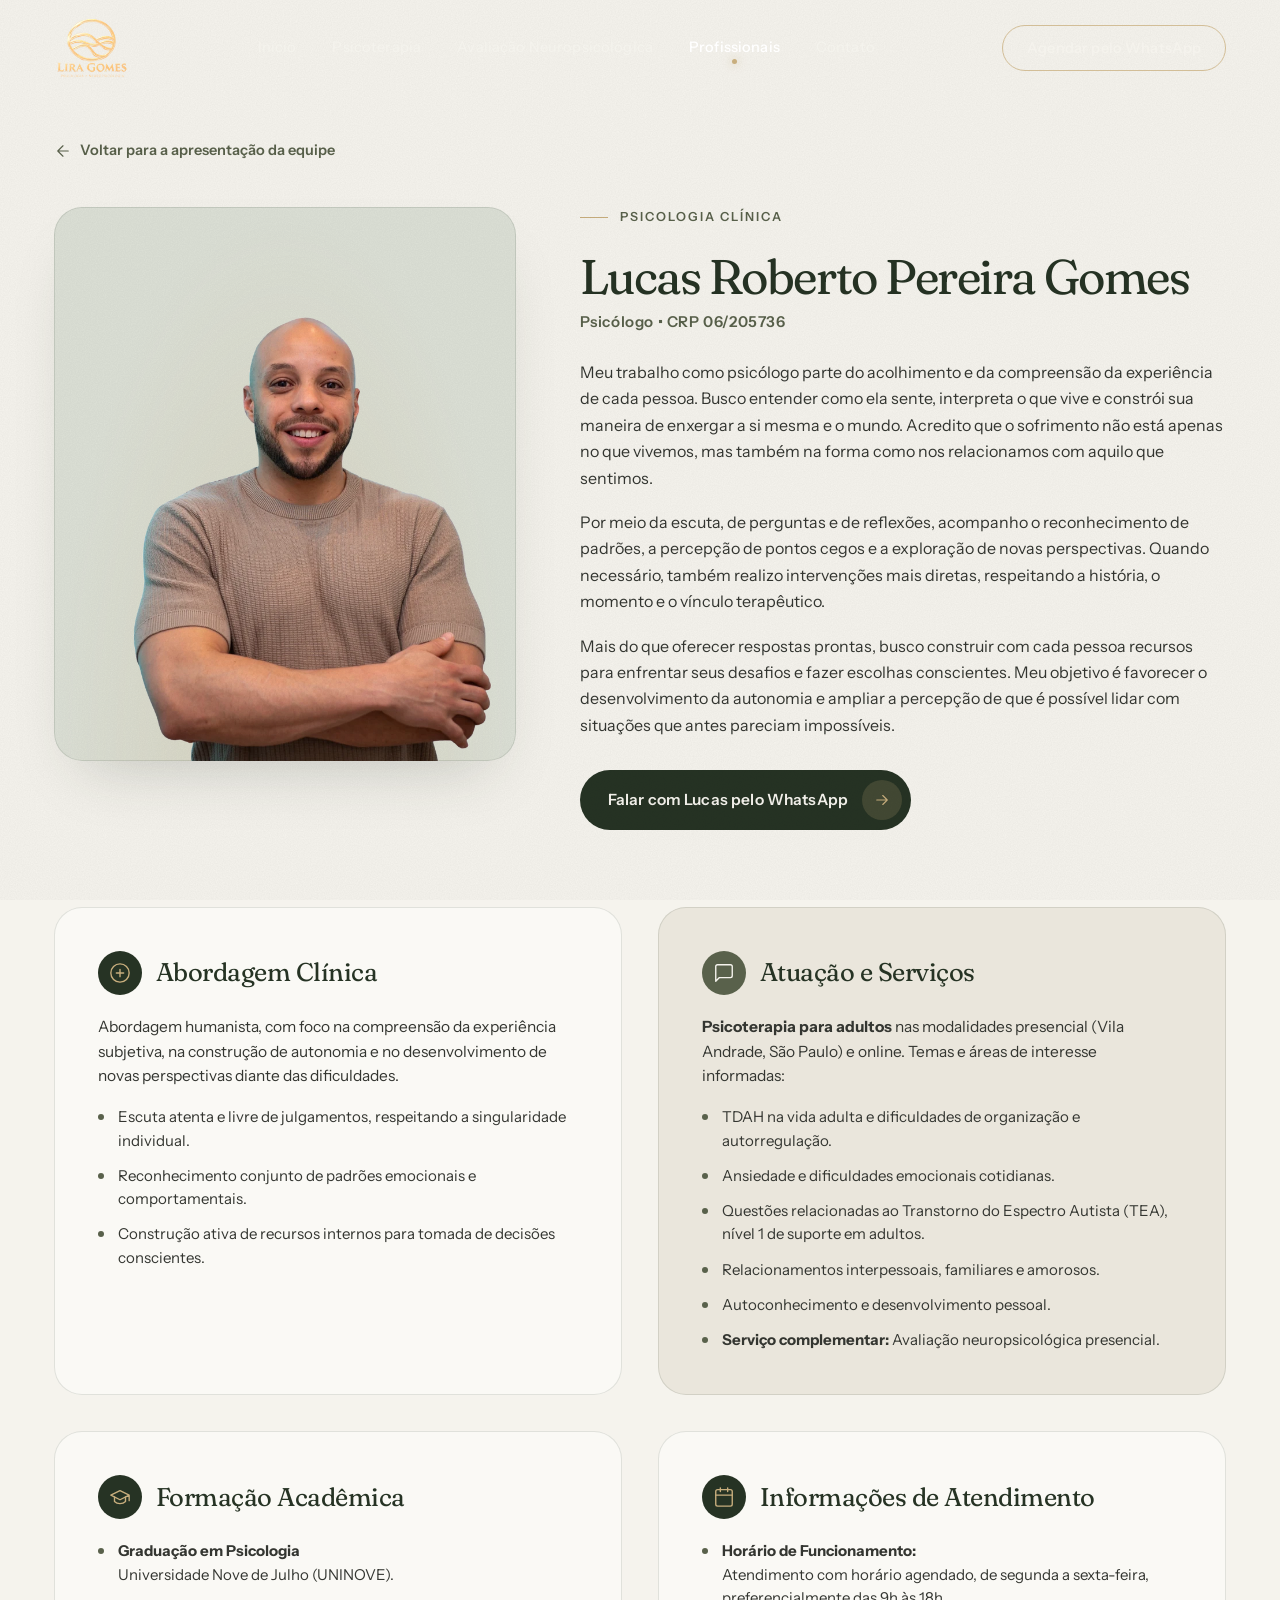
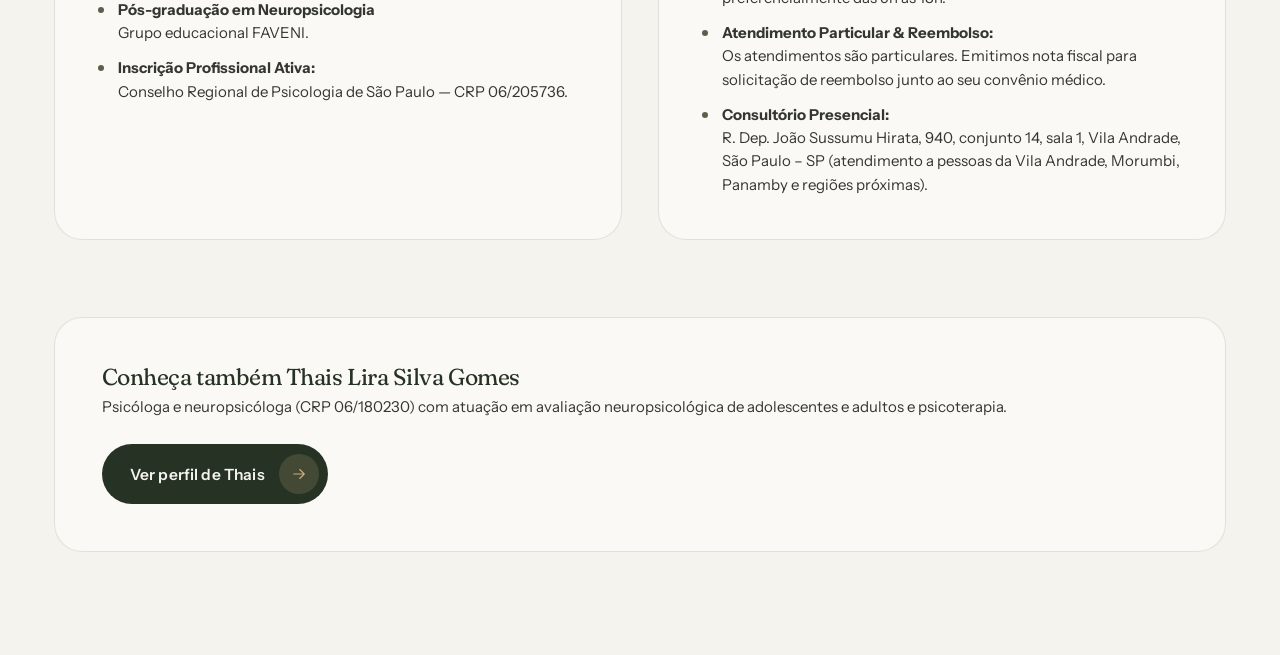
<file: lucas.html>
<!DOCTYPE html>
<html lang="pt-BR">
<head>
  <meta charset="UTF-8">
  <meta name="viewport" content="width=device-width, initial-scale=1.0">
  <title>Lucas Roberto Pereira Gomes • Psicólogo | Lira Gomes Psicologia</title>
  <meta
    name="description"
    content="Conheça Lucas Roberto Pereira Gomes (CRP 06/205736), psicólogo da Lira Gomes Psicologia. Psicoterapia para adultos e avaliação neuropsicológica na Vila Andrade."
  >
  <meta name="robots" content="index, follow">
  <meta name="theme-color" content="#263324">
  <link rel="canonical" href="https://www.liragomespsicologia.com.br/lucas.html">
  <meta property="og:type" content="profile">
  <meta property="og:locale" content="pt_BR">
  <meta property="og:site_name" content="Lira Gomes Psicologia e Neuropsicologia">
  <meta property="og:title" content="Lucas Roberto Pereira Gomes • Psicólogo | Lira Gomes Psicologia">
  <meta property="og:description" content="Conheça Lucas Roberto Pereira Gomes (CRP 06/205736), psicólogo da Lira Gomes Psicologia. Psicoterapia para adultos e avaliação neuropsicológica na Vila Andrade.">
  <meta property="og:url" content="https://www.liragomespsicologia.com.br/lucas.html">
  <meta property="og:image" content="https://www.liragomespsicologia.com.br/assets/marca/img/og-image.jpg">
  <meta property="og:image:width" content="1200">
  <meta property="og:image:height" content="630">
  <meta property="og:image:alt" content="Lucas Roberto Pereira Gomes — Psicólogo (CRP 06/205736) | Lira Gomes Psicologia">
  <meta name="twitter:card" content="summary_large_image">
  <meta name="twitter:title" content="Lucas Roberto Pereira Gomes • Psicólogo | Lira Gomes Psicologia">
  <meta name="twitter:description" content="Conheça Lucas Roberto Pereira Gomes (CRP 06/205736), psicólogo da Lira Gomes Psicologia. Psicoterapia para adultos e avaliação neuropsicológica na Vila Andrade.">
  <meta name="twitter:image" content="https://www.liragomespsicologia.com.br/assets/marca/img/og-image.jpg">
  <meta name="twitter:image:alt" content="Lucas Roberto Pereira Gomes — Psicólogo (CRP 06/205736) | Lira Gomes Psicologia">

  <!-- Favicon Oficial Lira Gomes -->
  <link rel="icon" href="favicon.ico?v=2" sizes="any">
  <link rel="icon" type="image/png" sizes="32x32" href="assets/logo-lira-gomes/favicon-32x32.png?v=2">
  <link rel="icon" type="image/png" sizes="192x192" href="assets/logo-lira-gomes/favicon-192x192.png?v=2">
  <link rel="apple-touch-icon" sizes="180x180" href="assets/logo-lira-gomes/apple-touch-icon.png?v=2">

  <!-- Tipografia Editorial: Fraunces (títulos e voz acolhedora) & Instrument Sans (leitura limpa e UI) -->
  <link rel="preconnect" href="https://fonts.googleapis.com">
  <link rel="preconnect" href="https://fonts.gstatic.com" crossorigin>
  <link rel="stylesheet" href="https://fonts.googleapis.com/css2?family=Fraunces:ital,opsz,SOFT,wght@0,9..144,50..60,300..700;1,9..144,50..60,300..700&family=Instrument+Sans:wght@400;500;600;700&display=swap">

  <link rel="stylesheet" href="assets/css/style.css">
  <script type="application/ld+json">
  {
    "@context": "https://schema.org",
    "@type": "ProfilePage",
    "url": "https://www.liragomespsicologia.com.br/lucas.html",
    "mainEntity": {
      "@type": "Person",
      "@id": "https://www.liragomespsicologia.com.br/lucas.html#lucas",
      "name": "Lucas Roberto Pereira Gomes",
      "jobTitle": "Psicólogo",
      "identifier": "CRP 06/205736",
      "telephone": "+55-11-98467-7810",
      "url": "https://www.liragomespsicologia.com.br/lucas.html",
      "image": "https://www.liragomespsicologia.com.br/assets/marca/profissionais/lucas-roberto-recorte.webp",
      "description": "Psicólogo (CRP 06/205736) com atuação em psicoterapia para adultos presencial e online na abordagem humanista e avaliação neuropsicológica na Vila Andrade, São Paulo.",
      "alumniOf": [
        {
          "@type": "CollegeOrUniversity",
          "name": "Universidade Nove de Julho (UNINOVE)"
        },
        {
          "@type": "EducationalOrganization",
          "name": "Grupo Educacional FAVENI"
        }
      ],
      "worksFor": {
        "@type": ["ProfessionalService", "MedicalBusiness"],
        "@id": "https://www.liragomespsicologia.com.br/#clinica",
        "name": "Lira Gomes Psicologia e Neuropsicologia",
        "url": "https://www.liragomespsicologia.com.br/",
        "address": {
          "@type": "PostalAddress",
          "streetAddress": "R. Dep. João Sussumu Hirata, 940, conjunto 14, sala 1",
          "addressLocality": "São Paulo",
          "addressRegion": "SP",
          "postalCode": "05715-010",
          "addressCountry": "BR"
        }
      }
    }
  }
  </script>
</head>
<body>
  <!-- Acessibilidade: atalho para pular direto ao conteúdo principal -->
  <a class="pular" href="#conteudo">Pular para o conteúdo principal</a>

  <!-- ═══════════════════════════════ CABEÇALHO E NAVEGAÇÃO ═══════════════════════════════ -->
  <header class="topo" data-topo>
    <div class="topo__barra container">
      <a class="marca" href="index.html#inicio" aria-label="Lira Gomes Psicologia e Neuropsicologia — Ir para o início">
        <img
          class="marca__logo"
          src="assets/logo-lira-gomes/logo-lira-gomes-dourada-sem-fundo.webp"
          srcset="assets/logo-lira-gomes/logo-lira-gomes-dourada-140.webp 140w, assets/logo-lira-gomes/logo-lira-gomes-dourada-sem-fundo.webp 925w"
          sizes="(max-width: 768px) 54px, 71px"
          alt="Lira Gomes Psicologia e Neuropsicologia"
          width="925"
          height="775"
          fetchpriority="high"
          decoding="async"
        >
      </a>

      <nav class="menu" aria-label="Navegação principal">
        <a href="index.html#inicio">Início</a>
        <a href="index.html#psicoterapia">Psicoterapia</a>
        <a href="index.html#avaliacao-neuropsicologica">Avaliação Neuropsicológica</a>
        <a href="index.html#profissionais" aria-current="page">Profissionais</a>
        <a href="index.html#contato">Contato</a>
      </nav>

      <div class="topo__acoes">
        <button
          type="button"
          class="botao botao--floresta botao--pequeno topo__cta"
          data-abrir-whatsapp
          aria-haspopup="dialog"
          aria-controls="escolha-whatsapp"
        >
          <span>Agendar pelo WhatsApp</span>
        </button>

        <button
          type="button"
          class="menu-botao"
          aria-expanded="false"
          aria-controls="menu-movel"
          aria-label="Abrir o menu de navegação"
        >
          <span class="menu-botao__linhas" aria-hidden="true">
            <span></span>
            <span></span>
          </span>
        </button>
      </div>
    </div>
  </header>

  <!-- Menu Compacto para Telas Menores -->
  <div class="menu-movel" id="menu-movel" aria-hidden="true">
    <nav class="menu-movel__lista" aria-label="Navegação principal móvel">
      <a href="index.html#inicio">Início <span>01</span></a>
      <a href="index.html#psicoterapia">Psicoterapia <span>02</span></a>
      <a href="index.html#avaliacao-neuropsicologica">Avaliação Neuropsicológica <span>03</span></a>
      <a href="index.html#profissionais" aria-current="page">Profissionais <span>04</span></a>
      <a href="index.html#contato">Contato <span>05</span></a>
    </nav>
    <div class="menu-movel__rodape">
      <button
        type="button"
        class="botao botao--floresta"
        data-abrir-whatsapp
        aria-haspopup="dialog"
        aria-controls="escolha-whatsapp"
      >
        <span>Agendar pelo WhatsApp</span>
      </button>
      <p class="menu-movel__nota">Avaliação Neuropsicológica • Psicoterapia | Vila Andrade, São Paulo</p>
    </div>
  </div>

  <!-- ═══════════════════════════════ CONTEÚDO PRINCIPAL ═══════════════════════════════ -->
  <main id="conteudo" class="pagina-perfil">
    <div class="container">
      <!-- Navegação de Retorno -->
      <a class="perfil-voltar" href="index.html#profissionais">
        <svg viewBox="0 0 24 24" aria-hidden="true"><path d="M19 12H5M12 19l-7-7 7-7"/></svg>
        <span>Voltar para a apresentação da equipe</span>
      </a>

      <!-- Seção Hero do Perfil -->
      <section class="perfil-hero" aria-labelledby="perfil-nome">
        <figure class="perfil-hero__foto">
          <img
            src="assets/marca/profissionais/lucas-roberto-recorte.webp"
            alt="Fotografia de Lucas Roberto Pereira Gomes, psicólogo, sorrindo de braços cruzados"
            width="800"
            height="1199"
            fetchpriority="high"
            decoding="async"
          >
        </figure>

        <div class="perfil-hero__conteudo">
          <p class="olho">Psicologia Clínica</p>
          <h1 class="perfil-hero__nome" id="perfil-nome">Lucas Roberto Pereira Gomes</h1>
          <p class="perfil-hero__crp">Psicólogo • CRP 06/205736</p>

          <p class="perfil-hero__bio">
            Meu trabalho como psicólogo parte do acolhimento e da compreensão da experiência de cada pessoa. Busco entender como ela sente, interpreta o que vive e constrói sua maneira de enxergar a si mesma e o mundo. Acredito que o sofrimento não está apenas no que vivemos, mas também na forma como nos relacionamos com aquilo que sentimos.
          </p>

          <p class="perfil-hero__bio">
            Por meio da escuta, de perguntas e de reflexões, acompanho o reconhecimento de padrões, a percepção de pontos cegos e a exploração de novas perspectivas. Quando necessário, também realizo intervenções mais diretas, respeitando a história, o momento e o vínculo terapêutico.
          </p>

          <p class="perfil-hero__bio">
            Mais do que oferecer respostas prontas, busco construir com cada pessoa recursos para enfrentar seus desafios e fazer escolhas conscientes. Meu objetivo é favorecer o desenvolvimento da autonomia e ampliar a percepção de que é possível lidar com situações que antes pareciam impossíveis.
          </p>

          <a
            class="botao botao--floresta"
            href="https://wa.me/5511984677810"
            target="_blank"
            rel="noopener noreferrer"
          >
            <span>Falar com Lucas pelo WhatsApp</span>
            <span class="botao__icone" aria-hidden="true">
              <svg viewBox="0 0 24 24"><path d="M5 12h14M13 6l6 6-6 6"/></svg>
            </span>
          </a>
        </div>
      </section>

      <!-- Cartões Detalhados de Informações Confirmadas -->
      <section class="perfil-detalhes" aria-label="Detalhes profissionais de Lucas">
        <!-- Card 1: Abordagem -->
        <article class="perfil-card">
          <div class="perfil-card__topo">
            <span class="perfil-card__icone" aria-hidden="true">
              <svg viewBox="0 0 24 24"><circle cx="12" cy="12" r="10"/><path d="M12 8v8M8 12h8"/></svg>
            </span>
            <h2 class="perfil-card__titulo">Abordagem Clínica</h2>
          </div>
          <p class="perfil-card__texto">
            Abordagem humanista, com foco na compreensão da experiência subjetiva, na construção de autonomia e no desenvolvimento de novas perspectivas diante das dificuldades.
          </p>
          <ul class="perfil-lista">
            <li>Escuta atenta e livre de julgamentos, respeitando a singularidade individual.</li>
            <li>Reconhecimento conjunto de padrões emocionais e comportamentais.</li>
            <li>Construção ativa de recursos internos para tomada de decisões conscientes.</li>
          </ul>
        </article>

        <!-- Card 2: Atuação Informada & Serviços -->
        <article class="perfil-card perfil-card--destaque">
          <div class="perfil-card__topo">
            <span class="perfil-card__icone" aria-hidden="true">
              <svg viewBox="0 0 24 24"><path d="M21 15a2 2 0 0 1-2 2H7l-4 4V5a2 2 0 0 1 2-2h14a2 2 0 0 1 2 2z"/></svg>
            </span>
            <h2 class="perfil-card__titulo">Atuação e Serviços</h2>
          </div>
          <p class="perfil-card__texto">
            <strong>Psicoterapia para adultos</strong> nas modalidades presencial (Vila Andrade, São Paulo) e online. Temas e áreas de interesse informadas:
          </p>
          <ul class="perfil-lista">
            <li>TDAH na vida adulta e dificuldades de organização e autorregulação.</li>
            <li>Ansiedade e dificuldades emocionais cotidianas.</li>
            <li>Questões relacionadas ao Transtorno do Espectro Autista (TEA), nível 1 de suporte em adultos.</li>
            <li>Relacionamentos interpessoais, familiares e amorosos.</li>
            <li>Autoconhecimento e desenvolvimento pessoal.</li>
            <li><strong>Serviço complementar:</strong> Avaliação neuropsicológica presencial.</li>
          </ul>
        </article>

        <!-- Card 3: Formação Acadêmica -->
        <article class="perfil-card">
          <div class="perfil-card__topo">
            <span class="perfil-card__icone" aria-hidden="true">
              <svg viewBox="0 0 24 24"><path d="M22 10v6M2 10l10-5 10 5-10 5z"/><path d="M6 12v5c3 3 9 3 12 0v-5"/></svg>
            </span>
            <h2 class="perfil-card__titulo">Formação Acadêmica</h2>
          </div>
          <ul class="perfil-lista">
            <li>
              <strong>Graduação em Psicologia</strong><br>
              Universidade Nove de Julho (UNINOVE).
            </li>
            <li>
              <strong>Pós-graduação em Neuropsicologia</strong><br>
              Grupo educacional FAVENI.
            </li>
            <li>
              <strong>Inscrição Profissional Ativa:</strong><br>
              Conselho Regional de Psicologia de São Paulo — CRP 06/205736.
            </li>
          </ul>
        </article>

        <!-- Card 4: Modalidades e Agendamento -->
        <article class="perfil-card">
          <div class="perfil-card__topo">
            <span class="perfil-card__icone" aria-hidden="true">
              <svg viewBox="0 0 24 24"><rect x="3" y="4" width="18" height="18" rx="2" ry="2"/><path d="M16 2v4M8 2v4M3 10h18"/></svg>
            </span>
            <h2 class="perfil-card__titulo">Informações de Atendimento</h2>
          </div>
          <ul class="perfil-lista">
            <li>
              <strong>Horário de Funcionamento:</strong><br>
              Atendimento com horário agendado, de segunda a sexta-feira, preferencialmente das 9h às 18h.
            </li>
            <li>
              <strong>Atendimento Particular & Reembolso:</strong><br>
              Os atendimentos são particulares. Emitimos nota fiscal para solicitação de reembolso junto ao seu convênio médico.
            </li>
            <li>
              <strong>Consultório Presencial:</strong><br>
              R. Dep. João Sussumu Hirata, 940, conjunto 14, sala 1, Vila Andrade, São Paulo – SP (atendimento a pessoas da Vila Andrade, Morumbi, Panamby e regiões próximas).
            </li>
          </ul>
        </article>
      </section>

      <!-- Seção Transparente: Conheça Também Thais -->
      <aside class="perfil-outro" aria-label="Outro profissional da equipe">
        <div class="perfil-outro__info">
          <h3>Conheça também Thais Lira Silva Gomes</h3>
          <p>Psicóloga e neuropsicóloga (CRP 06/180230) com atuação em avaliação neuropsicológica de adolescentes e adultos e psicoterapia.</p>
        </div>
        <a class="botao botao--floresta" href="thais.html">
          <span>Ver perfil de Thais</span>
          <span class="botao__icone" aria-hidden="true">
            <svg viewBox="0 0 24 24"><path d="M5 12h14M13 6l6 6-6 6"/></svg>
          </span>
        </a>
      </aside>
    </div>
  </main>

  <!-- ═══════════════════ ESCOLHA DE PROFISSIONAL PARA CONTATO (WHATSAPP) ═══════════════════ -->
  <dialog class="modal-whatsapp" id="escolha-whatsapp" aria-labelledby="modal-whatsapp-titulo">
    <div class="modal-whatsapp__caixa">
      <div class="modal-whatsapp__topo">
        <div class="modal-whatsapp__cabeca">
          <span class="modal-whatsapp__selo" aria-hidden="true"></span>
          <h2 class="modal-whatsapp__titulo" id="modal-whatsapp-titulo">
            Com qual profissional você deseja falar?
          </h2>
        </div>
        <button
          type="button"
          class="modal-whatsapp__fechar"
          data-fechar-whatsapp
          aria-label="Fechar escolha de contato"
        >
          <svg viewBox="0 0 24 24" aria-hidden="true"><path d="M6 6l12 12M18 6L6 18"/></svg>
        </button>
      </div>

      <p class="modal-whatsapp__descricao">
        Escolha o serviço e o profissional para iniciar uma conversa diretamente pelo WhatsApp:
      </p>

      <div class="modal-whatsapp__servicos" role="group" aria-label="Escolha o serviço">
        <span class="modal-whatsapp__servicos-rotulo">1. Serviço desejado:</span>
        <div class="modal-whatsapp__servicos-botoes">
          <button type="button" class="modal-whatsapp__tab-servico" data-aba-servico="psicoterapia" aria-pressed="true">
            Psicoterapia
          </button>
          <button type="button" class="modal-whatsapp__tab-servico" data-aba-servico="avaliacao" aria-pressed="false">
            Avaliação Neuropsicológica
          </button>
        </div>
      </div>

      <div class="modal-whatsapp__opcoes">
        <a
          class="opcao-profissional"
          href="https://wa.me/5511984677810"
          target="_blank"
          rel="noopener noreferrer"
        >
          <span class="opcao-profissional__info">
            <span class="opcao-profissional__nome">Lucas Roberto Pereira Gomes</span>
            <span class="opcao-profissional__crp">Psicólogo • CRP 06/205736</span>
            <span class="opcao-profissional__atuacao">Psicoterapia para adultos (presencial e online) e avaliação neuropsicológica</span>
            <span class="opcao-profissional__numero">WhatsApp: (11) 98467-7810</span>
          </span>
          <span class="opcao-profissional__seta" aria-hidden="true">
            <svg viewBox="0 0 24 24"><path d="M7 17L17 7M9 7h8v8"/></svg>
          </span>
        </a>

        <a
          class="opcao-profissional"
          href="https://wa.me/5511950673415"
          target="_blank"
          rel="noopener noreferrer"
        >
          <span class="opcao-profissional__info">
            <span class="opcao-profissional__nome">Thais Lira Silva Gomes</span>
            <span class="opcao-profissional__crp">Psicóloga e neuropsicóloga • CRP 06/180230</span>
            <span class="opcao-profissional__atuacao">Avaliação neuropsicológica presencial (adolescentes e adultos) e psicoterapia</span>
            <span class="opcao-profissional__numero">WhatsApp: (11) 95067-3415</span>
          </span>
          <span class="opcao-profissional__seta" aria-hidden="true">
            <svg viewBox="0 0 24 24"><path d="M7 17L17 7M9 7h8v8"/></svg>
          </span>
        </a>
      </div>
    </div>
  </dialog>

  <script src="assets/js/main.js" defer></script>
</body>
</html>
</file>
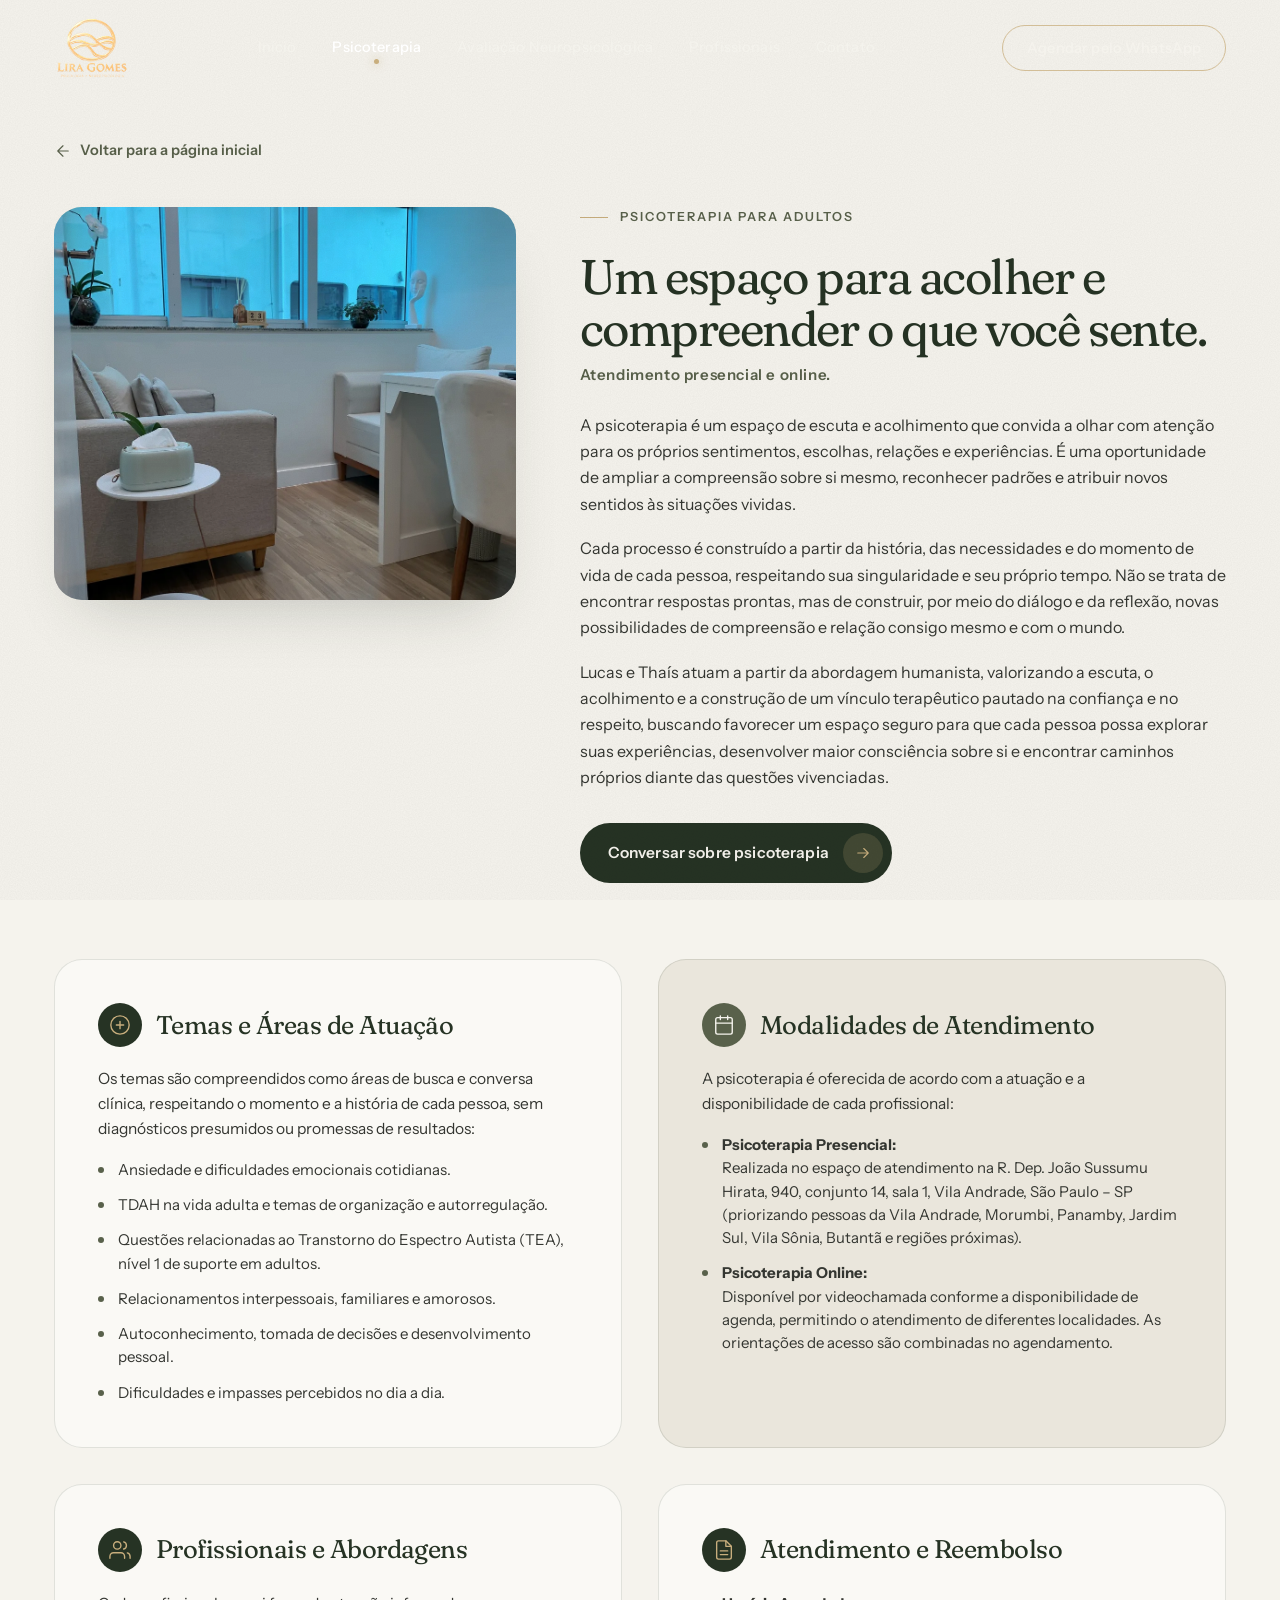
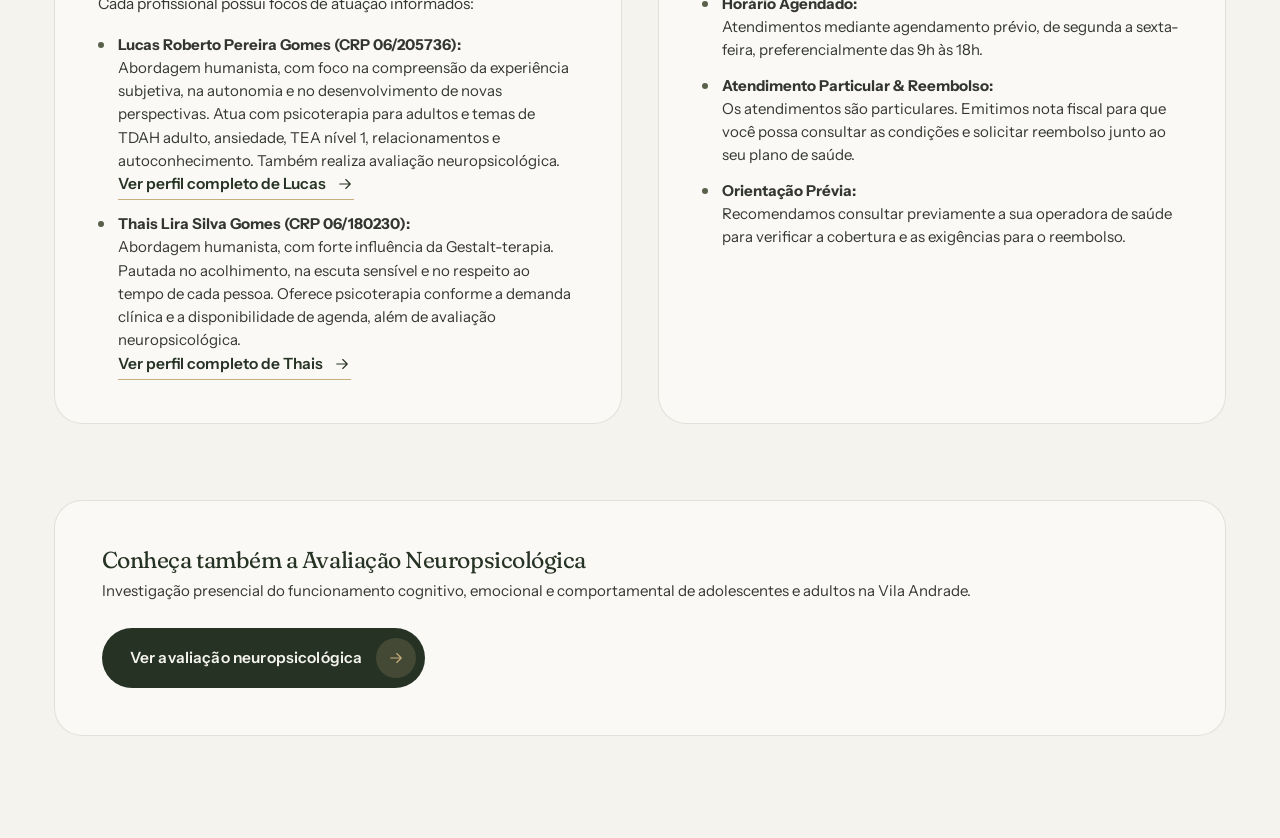
<file: psicoterapia.html>
<!DOCTYPE html>
<html lang="pt-BR">
<head>
  <meta charset="UTF-8">
  <meta name="viewport" content="width=device-width, initial-scale=1.0">
  <title>Psicoterapia para Adultos na Vila Andrade e Online | Lira Gomes</title>
  <meta
    name="description"
    content="Psicoterapia para adultos com escuta humanista, em atendimento presencial na Vila Andrade, São Paulo, e online, conforme a disponibilidade profissional."
  >
  <meta name="robots" content="index, follow">
  <meta name="theme-color" content="#263324">
  <link rel="canonical" href="https://www.liragomespsicologia.com.br/psicoterapia.html">
  <meta property="og:type" content="website">
  <meta property="og:locale" content="pt_BR">
  <meta property="og:site_name" content="Lira Gomes Psicologia e Neuropsicologia">
  <meta property="og:title" content="Psicoterapia para Adultos na Vila Andrade e Online | Lira Gomes">
  <meta property="og:description" content="Psicoterapia para adultos com escuta humanista, em atendimento presencial na Vila Andrade, São Paulo, e online, conforme a disponibilidade profissional.">
  <meta property="og:url" content="https://www.liragomespsicologia.com.br/psicoterapia.html">
  <meta property="og:image" content="https://www.liragomespsicologia.com.br/assets/marca/img/og-image.jpg">
  <meta property="og:image:width" content="1200">
  <meta property="og:image:height" content="630">
  <meta property="og:image:alt" content="Psicoterapia para Adultos — Lira Gomes Psicologia e Neuropsicologia na Vila Andrade, São Paulo">
  <meta name="twitter:card" content="summary_large_image">
  <meta name="twitter:title" content="Psicoterapia para Adultos na Vila Andrade e Online | Lira Gomes">
  <meta name="twitter:description" content="Psicoterapia para adultos com escuta humanista, em atendimento presencial na Vila Andrade, São Paulo, e online, conforme a disponibilidade profissional.">
  <meta name="twitter:image" content="https://www.liragomespsicologia.com.br/assets/marca/img/og-image.jpg">
  <meta name="twitter:image:alt" content="Psicoterapia para Adultos — Lira Gomes Psicologia e Neuropsicologia na Vila Andrade, São Paulo">

  <!-- Favicon Oficial Lira Gomes -->
  <link rel="icon" href="favicon.ico?v=2" sizes="any">
  <link rel="icon" type="image/png" sizes="32x32" href="assets/logo-lira-gomes/favicon-32x32.png?v=2">
  <link rel="icon" type="image/png" sizes="192x192" href="assets/logo-lira-gomes/favicon-192x192.png?v=2">
  <link rel="apple-touch-icon" sizes="180x180" href="assets/logo-lira-gomes/apple-touch-icon.png?v=2">

  <!-- Tipografia Editorial: Fraunces & Instrument Sans -->
  <link rel="preconnect" href="https://fonts.googleapis.com">
  <link rel="preconnect" href="https://fonts.gstatic.com" crossorigin>
  <link rel="stylesheet" href="https://fonts.googleapis.com/css2?family=Fraunces:ital,opsz,SOFT,wght@0,9..144,50..60,300..700;1,9..144,50..60,300..700&family=Instrument+Sans:wght@400;500;600;700&display=swap">

  <link rel="stylesheet" href="assets/css/style.css">
  <script type="application/ld+json">
  {
    "@context": "https://schema.org",
    "@type": "Service",
    "@id": "https://www.liragomespsicologia.com.br/psicoterapia.html#servico",
    "name": "Psicoterapia para Adultos",
    "url": "https://www.liragomespsicologia.com.br/psicoterapia.html",
    "description": "Psicoterapia para adultos com abordagem humanista, em atendimento presencial na Vila Andrade, São Paulo, e online, conforme a disponibilidade de cada profissional.",
    "image": "https://www.liragomespsicologia.com.br/assets/marca/img/otimizadas/card1.webp",
    "provider": {
      "@type": ["ProfessionalService", "MedicalBusiness"],
      "@id": "https://www.liragomespsicologia.com.br/#clinica",
      "name": "Lira Gomes Psicologia e Neuropsicologia",
      "url": "https://www.liragomespsicologia.com.br/",
      "telephone": "+55-11-98467-7810",
      "address": {
        "@type": "PostalAddress",
        "streetAddress": "R. Dep. João Sussumu Hirata, 940, conjunto 14, sala 1",
        "addressLocality": "São Paulo",
        "addressRegion": "SP",
        "postalCode": "05715-010",
        "addressCountry": "BR"
      }
    },
    "areaServed": [
      "Vila Andrade, São Paulo - SP",
      "Morumbi, São Paulo - SP",
      "Panamby, São Paulo - SP",
      "Jardim Sul, São Paulo - SP",
      "Vila Sônia, São Paulo - SP",
      "Butantã, São Paulo - SP"
    ]
  }
  </script>
</head>
<body>
  <!-- Acessibilidade: atalho para pular direto ao conteúdo principal -->
  <a class="pular" href="#conteudo">Pular para o conteúdo principal</a>

  <!-- ═══════════════════════════════ CABEÇALHO E NAVEGAÇÃO ═══════════════════════════════ -->
  <header class="topo" data-topo>
    <div class="topo__barra container">
      <a class="marca" href="index.html#inicio" aria-label="Lira Gomes Psicologia e Neuropsicologia — Ir para o início">
        <img
          class="marca__logo"
          src="assets/logo-lira-gomes/logo-lira-gomes-dourada-sem-fundo.webp"
          srcset="assets/logo-lira-gomes/logo-lira-gomes-dourada-140.webp 140w, assets/logo-lira-gomes/logo-lira-gomes-dourada-sem-fundo.webp 925w"
          sizes="(max-width: 768px) 54px, 71px"
          alt="Lira Gomes Psicologia e Neuropsicologia"
          width="925"
          height="775"
          fetchpriority="high"
          decoding="async"
        >
      </a>

      <nav class="menu" aria-label="Navegação principal">
        <a href="index.html#inicio">Início</a>
        <a href="psicoterapia.html" aria-current="page">Psicoterapia</a>
        <a href="avaliacao-neuropsicologica.html">Avaliação Neuropsicológica</a>
        <a href="index.html#profissionais">Profissionais</a>
        <a href="index.html#contato">Contato</a>
      </nav>

      <div class="topo__acoes">
        <button
          type="button"
          class="botao botao--floresta botao--pequeno topo__cta"
          data-abrir-whatsapp
          aria-haspopup="dialog"
          aria-controls="escolha-whatsapp"
        >
          <span>Agendar pelo WhatsApp</span>
        </button>

        <button
          type="button"
          class="menu-botao"
          aria-expanded="false"
          aria-controls="menu-movel"
          aria-label="Abrir o menu de navegação"
        >
          <span class="menu-botao__linhas" aria-hidden="true">
            <span></span>
            <span></span>
          </span>
        </button>
      </div>
    </div>
  </header>

  <!-- Menu Compacto para Telas Menores -->
  <div class="menu-movel" id="menu-movel" aria-hidden="true">
    <nav class="menu-movel__lista" aria-label="Navegação principal móvel">
      <a href="index.html#inicio">Início <span>01</span></a>
      <a href="psicoterapia.html" aria-current="page">Psicoterapia <span>02</span></a>
      <a href="avaliacao-neuropsicologica.html">Avaliação Neuropsicológica <span>03</span></a>
      <a href="index.html#profissionais">Profissionais <span>04</span></a>
      <a href="index.html#contato">Contato <span>05</span></a>
    </nav>
    <div class="menu-movel__rodape">
      <button
        type="button"
        class="botao botao--floresta"
        data-abrir-whatsapp
        aria-haspopup="dialog"
        aria-controls="escolha-whatsapp"
      >
        <span>Agendar pelo WhatsApp</span>
      </button>
      <p class="menu-movel__nota">Avaliação Neuropsicológica • Psicoterapia | Vila Andrade, São Paulo</p>
    </div>
  </div>

  <!-- ═══════════════════════════════ CONTEÚDO PRINCIPAL ═══════════════════════════════ -->
  <main id="conteudo" class="pagina-servico">
    <div class="container">
      <!-- Navegação de Retorno -->
      <a class="servico-voltar" href="index.html#servicos">
        <svg viewBox="0 0 24 24" aria-hidden="true"><path d="M19 12H5M12 19l-7-7 7-7"/></svg>
        <span>Voltar para a página inicial</span>
      </a>

      <!-- Seção Hero do Serviço -->
      <section class="servico-hero" aria-labelledby="servico-titulo">
        <figure class="servico-hero__foto">
          <img
            src="assets/marca/img/otimizadas/card1.webp"
            alt="Sala de atendimento acolhedora com poltrona cinza, mesa lateral e grande janela bem iluminada"
            width="1000"
            height="1333"
            fetchpriority="high"
          >
        </figure>

        <div class="servico-hero__conteudo">
          <p class="olho">Psicoterapia para Adultos</p>
          <h1 class="servico-hero__nome" id="servico-titulo">Um espaço para acolher e compreender o que você sente.</h1>
          <p class="servico-hero__sub">Atendimento presencial e online.</p>

          <p class="servico-hero__bio">
            A psicoterapia é um espaço de escuta e acolhimento que convida a olhar com atenção para os próprios sentimentos, escolhas, relações e experiências. É uma oportunidade de ampliar a compreensão sobre si mesmo, reconhecer padrões e atribuir novos sentidos às situações vividas.
          </p>

          <p class="servico-hero__bio">
            Cada processo é construído a partir da história, das necessidades e do momento de vida de cada pessoa, respeitando sua singularidade e seu próprio tempo. Não se trata de encontrar respostas prontas, mas de construir, por meio do diálogo e da reflexão, novas possibilidades de compreensão e relação consigo mesmo e com o mundo.
          </p>

          <p class="servico-hero__bio">
            Lucas e Thaís atuam a partir da abordagem humanista, valorizando a escuta, o acolhimento e a construção de um vínculo terapêutico pautado na confiança e no respeito, buscando favorecer um espaço seguro para que cada pessoa possa explorar suas experiências, desenvolver maior consciência sobre si e encontrar caminhos próprios diante das questões vivenciadas.
          </p>

          <button
            type="button"
            class="botao botao--floresta"
            data-abrir-whatsapp
            data-servico="psicoterapia"
            aria-haspopup="dialog"
            aria-controls="escolha-whatsapp"
          >
            <span>Conversar sobre psicoterapia</span>
            <span class="botao__icone" aria-hidden="true">
              <svg viewBox="0 0 24 24"><path d="M5 12h14M13 6l6 6-6 6"/></svg>
            </span>
          </button>
        </div>
      </section>

      <!-- Cartões Detalhados de Informações Confirmadas -->
      <section class="servico-detalhes" aria-label="Detalhes sobre a psicoterapia para adultos">
        <!-- Card 1: Temas que podem ser trabalhados -->
        <article class="servico-card">
          <div class="servico-card__topo">
            <span class="servico-card__icone" aria-hidden="true">
              <svg viewBox="0 0 24 24"><circle cx="12" cy="12" r="10"/><path d="M12 8v8M8 12h8"/></svg>
            </span>
            <h2 class="servico-card__titulo">Temas e Áreas de Atuação</h2>
          </div>
          <p class="servico-card__texto">
            Os temas são compreendidos como áreas de busca e conversa clínica, respeitando o momento e a história de cada pessoa, sem diagnósticos presumidos ou promessas de resultados:
          </p>
          <ul class="servico-lista">
            <li>Ansiedade e dificuldades emocionais cotidianas.</li>
            <li>TDAH na vida adulta e temas de organização e autorregulação.</li>
            <li>Questões relacionadas ao Transtorno do Espectro Autista (TEA), nível 1 de suporte em adultos.</li>
            <li>Relacionamentos interpessoais, familiares e amorosos.</li>
            <li>Autoconhecimento, tomada de decisões e desenvolvimento pessoal.</li>
            <li>Dificuldades e impasses percebidos no dia a dia.</li>
          </ul>
        </article>

        <!-- Card 2: Modalidades de Atendimento -->
        <article class="servico-card servico-card--destaque">
          <div class="servico-card__topo">
            <span class="servico-card__icone" aria-hidden="true">
              <svg viewBox="0 0 24 24"><rect x="3" y="4" width="18" height="18" rx="2" ry="2"/><path d="M16 2v4M8 2v4M3 10h18"/></svg>
            </span>
            <h2 class="servico-card__titulo">Modalidades de Atendimento</h2>
          </div>
          <p class="servico-card__texto">
            A psicoterapia é oferecida de acordo com a atuação e a disponibilidade de cada profissional:
          </p>
          <ul class="servico-lista">
            <li>
              <strong>Psicoterapia Presencial:</strong><br>
              Realizada no espaço de atendimento na R. Dep. João Sussumu Hirata, 940, conjunto 14, sala 1, Vila Andrade, São Paulo – SP (priorizando pessoas da Vila Andrade, Morumbi, Panamby, Jardim Sul, Vila Sônia, Butantã e regiões próximas).
            </li>
            <li>
              <strong>Psicoterapia Online:</strong><br>
              Disponível por videochamada conforme a disponibilidade de agenda, permitindo o atendimento de diferentes localidades. As orientações de acesso são combinadas no agendamento.
            </li>
          </ul>
        </article>

        <!-- Card 3: Profissionais e Abordagens -->
        <article class="servico-card">
          <div class="servico-card__topo">
            <span class="servico-card__icone" aria-hidden="true">
              <svg viewBox="0 0 24 24"><path d="M17 21v-2a4 4 0 0 0-4-4H5a4 4 0 0 0-4 4v2"/><circle cx="9" cy="7" r="4"/><path d="M23 21v-2a4 4 0 0 0-3-3.87M16 3.13a4 4 0 0 1 0 7.75"/></svg>
            </span>
            <h2 class="servico-card__titulo">Profissionais e Abordagens</h2>
          </div>
          <p class="servico-card__texto">
            Cada profissional possui focos de atuação informados:
          </p>
          <ul class="servico-lista">
            <li>
              <strong>Lucas Roberto Pereira Gomes (CRP 06/205736):</strong><br>
              Abordagem humanista, com foco na compreensão da experiência subjetiva, na autonomia e no desenvolvimento de novas perspectivas. Atua com psicoterapia para adultos e temas de TDAH adulto, ansiedade, TEA nível 1, relacionamentos e autoconhecimento. Também realiza avaliação neuropsicológica.<br>
              <a href="lucas.html" class="link-seta"><span>Ver perfil completo de Lucas</span><svg viewBox="0 0 24 24" aria-hidden="true"><path d="M5 12h14M13 6l6 6-6 6"/></svg></a>
            </li>
            <li>
              <strong>Thais Lira Silva Gomes (CRP 06/180230):</strong><br>
              Abordagem humanista, com forte influência da Gestalt-terapia. Pautada no acolhimento, na escuta sensível e no respeito ao tempo de cada pessoa. Oferece psicoterapia conforme a demanda clínica e a disponibilidade de agenda, além de avaliação neuropsicológica.<br>
              <a href="thais.html" class="link-seta"><span>Ver perfil completo de Thais</span><svg viewBox="0 0 24 24" aria-hidden="true"><path d="M5 12h14M13 6l6 6-6 6"/></svg></a>
            </li>
          </ul>
        </article>

        <!-- Card 4: Informações de Atendimento e Reembolso -->
        <article class="servico-card">
          <div class="servico-card__topo">
            <span class="servico-card__icone" aria-hidden="true">
              <svg viewBox="0 0 24 24"><path d="M14 2H6a2 2 0 0 0-2 2v16a2 2 0 0 0 2 2h12a2 2 0 0 0 2-2V8z"/><polyline points="14 2 14 8 20 8"/><line x1="16" y1="13" x2="8" y2="13"/><line x1="16" y1="17" x2="8" y2="17"/></svg>
            </span>
            <h2 class="servico-card__titulo">Atendimento e Reembolso</h2>
          </div>
          <ul class="servico-lista">
            <li>
              <strong>Horário Agendado:</strong><br>
              Atendimentos mediante agendamento prévio, de segunda a sexta-feira, preferencialmente das 9h às 18h.
            </li>
            <li>
              <strong>Atendimento Particular & Reembolso:</strong><br>
              Os atendimentos são particulares. Emitimos nota fiscal para que você possa consultar as condições e solicitar reembolso junto ao seu plano de saúde.
            </li>
            <li>
              <strong>Orientação Prévia:</strong><br>
              Recomendamos consultar previamente a sua operadora de saúde para verificar a cobertura e as exigências para o reembolso.
            </li>
          </ul>
        </article>
      </section>

      <!-- Seção Transparente: Conheça também a Avaliação Neuropsicológica -->
      <aside class="servico-outro" aria-label="Outro serviço da clínica">
        <div class="servico-outro__info">
          <h3>Conheça também a Avaliação Neuropsicológica</h3>
          <p>Investigação presencial do funcionamento cognitivo, emocional e comportamental de adolescentes e adultos na Vila Andrade.</p>
        </div>
        <a class="botao botao--floresta" href="avaliacao-neuropsicologica.html">
          <span>Ver avaliação neuropsicológica</span>
          <span class="botao__icone" aria-hidden="true">
            <svg viewBox="0 0 24 24"><path d="M5 12h14M13 6l6 6-6 6"/></svg>
          </span>
        </a>
      </aside>
    </div>
  </main>

  <!-- ═══════════════════ ESCOLHA DE PROFISSIONAL PARA CONTATO (WHATSAPP) ═══════════════════ -->
  <dialog class="modal-whatsapp" id="escolha-whatsapp" aria-labelledby="modal-whatsapp-titulo">
    <div class="modal-whatsapp__caixa">
      <div class="modal-whatsapp__topo">
        <div class="modal-whatsapp__cabeca">
          <span class="modal-whatsapp__selo" aria-hidden="true"></span>
          <h2 class="modal-whatsapp__titulo" id="modal-whatsapp-titulo">
            Com qual profissional você deseja falar?
          </h2>
        </div>
        <button
          type="button"
          class="modal-whatsapp__fechar"
          data-fechar-whatsapp
          aria-label="Fechar escolha de contato"
        >
          <svg viewBox="0 0 24 24" aria-hidden="true"><path d="M6 6l12 12M18 6L6 18"/></svg>
        </button>
      </div>

      <p class="modal-whatsapp__descricao">
        Escolha o serviço e o profissional para iniciar uma conversa diretamente pelo WhatsApp:
      </p>

      <div class="modal-whatsapp__servicos" role="group" aria-label="Escolha o serviço">
        <span class="modal-whatsapp__servicos-rotulo">1. Serviço desejado:</span>
        <div class="modal-whatsapp__servicos-botoes">
          <button type="button" class="modal-whatsapp__tab-servico" data-aba-servico="psicoterapia" aria-pressed="true">
            Psicoterapia
          </button>
          <button type="button" class="modal-whatsapp__tab-servico" data-aba-servico="avaliacao" aria-pressed="false">
            Avaliação Neuropsicológica
          </button>
        </div>
      </div>

      <div class="modal-whatsapp__opcoes">
        <a
          class="opcao-profissional"
          href="https://wa.me/5511984677810"
          target="_blank"
          rel="noopener noreferrer"
        >
          <span class="opcao-profissional__info">
            <span class="opcao-profissional__nome">Lucas Roberto Pereira Gomes</span>
            <span class="opcao-profissional__crp">Psicólogo • CRP 06/205736</span>
            <span class="opcao-profissional__atuacao">Psicoterapia para adultos (presencial e online) e avaliação neuropsicológica</span>
            <span class="opcao-profissional__numero">WhatsApp: (11) 98467-7810</span>
          </span>
          <span class="opcao-profissional__seta" aria-hidden="true">
            <svg viewBox="0 0 24 24"><path d="M7 17L17 7M9 7h8v8"/></svg>
          </span>
        </a>

        <a
          class="opcao-profissional"
          href="https://wa.me/5511950673415"
          target="_blank"
          rel="noopener noreferrer"
        >
          <span class="opcao-profissional__info">
            <span class="opcao-profissional__nome">Thais Lira Silva Gomes</span>
            <span class="opcao-profissional__crp">Psicóloga e neuropsicóloga • CRP 06/180230</span>
            <span class="opcao-profissional__atuacao">Avaliação neuropsicológica presencial (adolescentes e adultos) e psicoterapia</span>
            <span class="opcao-profissional__numero">WhatsApp: (11) 95067-3415</span>
          </span>
          <span class="opcao-profissional__seta" aria-hidden="true">
            <svg viewBox="0 0 24 24"><path d="M7 17L17 7M9 7h8v8"/></svg>
          </span>
        </a>
      </div>
    </div>
  </dialog>

  <script src="assets/js/main.js" defer></script>
</body>
</html>
</file>
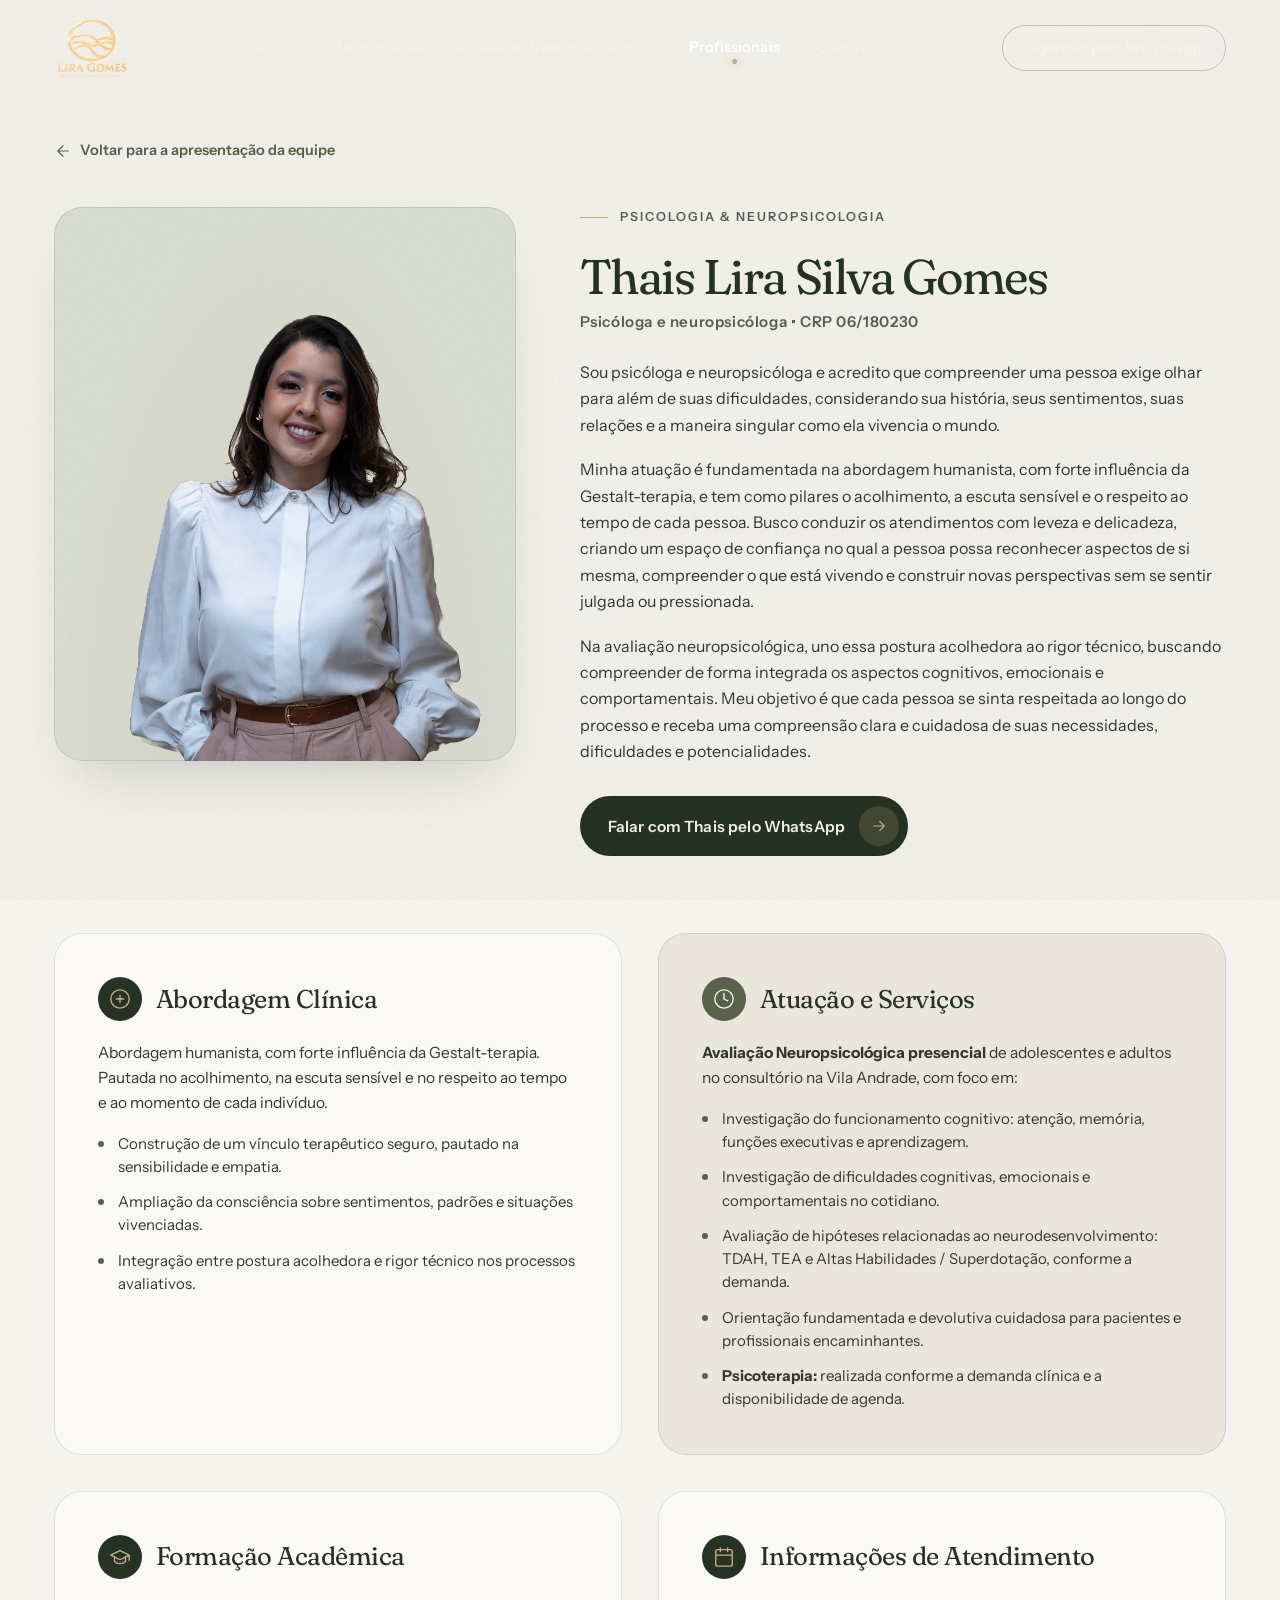
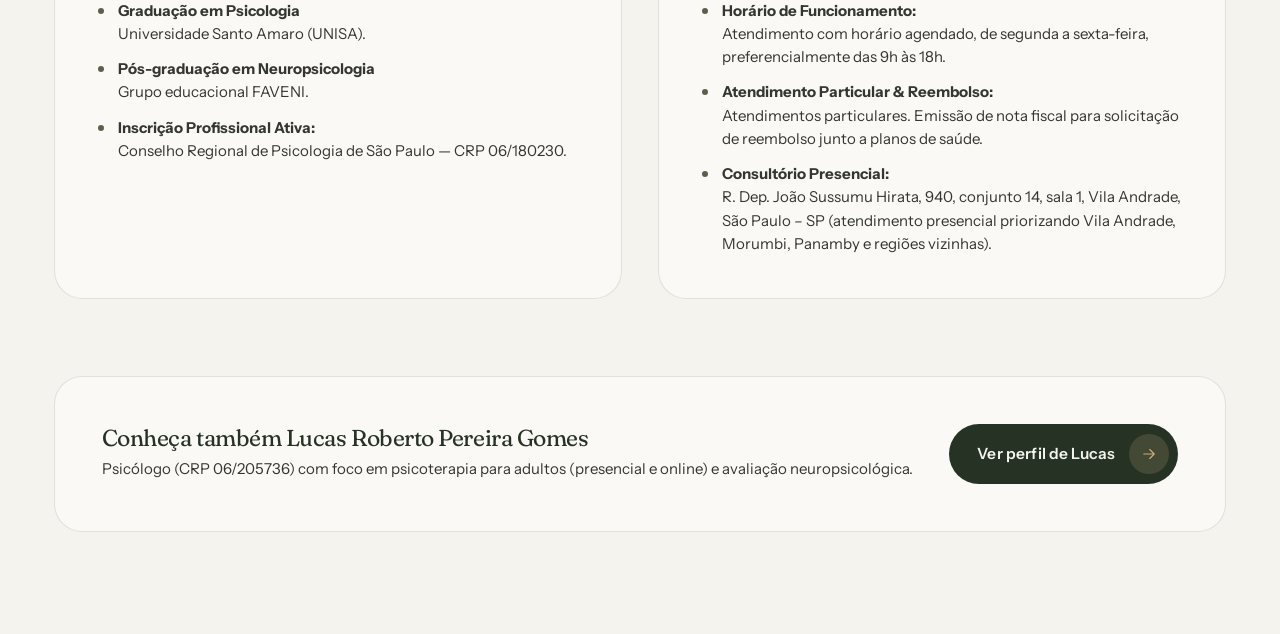
<file: thais.html>
<!DOCTYPE html>
<html lang="pt-BR">
<head>
  <meta charset="UTF-8">
  <meta name="viewport" content="width=device-width, initial-scale=1.0">
  <title>Thais Lira Silva Gomes • Psicóloga e Neuropsicóloga | Lira Gomes Psicologia</title>
  <meta
    name="description"
    content="Conheça Thais Lira Silva Gomes (CRP 06/180230), psicóloga e neuropsicóloga na Lira Gomes. Avaliação neuropsicológica e psicoterapia na Vila Andrade, São Paulo."
  >
  <meta name="robots" content="index, follow">
  <meta name="theme-color" content="#263324">
  <link rel="canonical" href="https://www.liragomespsicologia.com.br/thais.html">
  <meta property="og:type" content="profile">
  <meta property="og:locale" content="pt_BR">
  <meta property="og:site_name" content="Lira Gomes Psicologia e Neuropsicologia">
  <meta property="og:title" content="Thais Lira Silva Gomes • Psicóloga e Neuropsicóloga | Lira Gomes Psicologia">
  <meta property="og:description" content="Conheça Thais Lira Silva Gomes (CRP 06/180230), psicóloga e neuropsicóloga na Lira Gomes. Avaliação neuropsicológica e psicoterapia na Vila Andrade, São Paulo.">
  <meta property="og:url" content="https://www.liragomespsicologia.com.br/thais.html">
  <meta property="og:image" content="https://www.liragomespsicologia.com.br/assets/marca/img/og-image.jpg">
  <meta property="og:image:width" content="1200">
  <meta property="og:image:height" content="630">
  <meta property="og:image:alt" content="Thais Lira Silva Gomes — Psicóloga e Neuropsicóloga (CRP 06/180230) | Lira Gomes Psicologia">
  <meta name="twitter:card" content="summary_large_image">
  <meta name="twitter:title" content="Thais Lira Silva Gomes • Psicóloga e Neuropsicóloga | Lira Gomes Psicologia">
  <meta name="twitter:description" content="Conheça Thais Lira Silva Gomes (CRP 06/180230), psicóloga e neuropsicóloga na Lira Gomes. Avaliação neuropsicológica e psicoterapia na Vila Andrade, São Paulo.">
  <meta name="twitter:image" content="https://www.liragomespsicologia.com.br/assets/marca/img/og-image.jpg">
  <meta name="twitter:image:alt" content="Thais Lira Silva Gomes — Psicóloga e Neuropsicóloga (CRP 06/180230) | Lira Gomes Psicologia">

  <!-- Favicon Oficial Lira Gomes -->
  <link rel="icon" href="favicon.ico?v=2" sizes="any">
  <link rel="icon" type="image/png" sizes="32x32" href="assets/logo-lira-gomes/favicon-32x32.png?v=2">
  <link rel="icon" type="image/png" sizes="192x192" href="assets/logo-lira-gomes/favicon-192x192.png?v=2">
  <link rel="apple-touch-icon" sizes="180x180" href="assets/logo-lira-gomes/apple-touch-icon.png?v=2">

  <!-- Tipografia Editorial: Fraunces & Instrument Sans -->
  <link rel="preconnect" href="https://fonts.googleapis.com">
  <link rel="preconnect" href="https://fonts.gstatic.com" crossorigin>
  <link rel="stylesheet" href="https://fonts.googleapis.com/css2?family=Fraunces:ital,opsz,SOFT,wght@0,9..144,50..60,300..700;1,9..144,50..60,300..700&family=Instrument+Sans:wght@400;500;600;700&display=swap">

  <link rel="stylesheet" href="assets/css/style.css">
  <script type="application/ld+json">
  {
    "@context": "https://schema.org",
    "@type": "ProfilePage",
    "url": "https://www.liragomespsicologia.com.br/thais.html",
    "mainEntity": {
      "@type": "Person",
      "@id": "https://www.liragomespsicologia.com.br/thais.html#thais",
      "name": "Thais Lira Silva Gomes",
      "jobTitle": "Psicóloga e Neuropsicóloga",
      "identifier": "CRP 06/180230",
      "telephone": "+55-11-95067-3415",
      "url": "https://www.liragomespsicologia.com.br/thais.html",
      "image": "https://www.liragomespsicologia.com.br/assets/marca/profissionais/thais-lira-gomes-recorte.webp",
      "description": "Psicóloga e neuropsicóloga (CRP 06/180230) com atuação em avaliação neuropsicológica presencial de adolescentes e adultos e psicoterapia com abordagem humanista (Gestalt-terapia) na Vila Andrade, São Paulo.",
      "alumniOf": [
        {
          "@type": "CollegeOrUniversity",
          "name": "Universidade de Santo Amaro (UNISA)"
        },
        {
          "@type": "EducationalOrganization",
          "name": "Grupo Educacional FAVENI"
        }
      ],
      "worksFor": {
        "@type": ["ProfessionalService", "MedicalBusiness"],
        "@id": "https://www.liragomespsicologia.com.br/#clinica",
        "name": "Lira Gomes Psicologia e Neuropsicologia",
        "url": "https://www.liragomespsicologia.com.br/",
        "address": {
          "@type": "PostalAddress",
          "streetAddress": "R. Dep. João Sussumu Hirata, 940, conjunto 14, sala 1",
          "addressLocality": "São Paulo",
          "addressRegion": "SP",
          "postalCode": "05715-010",
          "addressCountry": "BR"
        }
      }
    }
  }
  </script>
</head>
<body>
  <!-- Acessibilidade: atalho para pular direto ao conteúdo principal -->
  <a class="pular" href="#conteudo">Pular para o conteúdo principal</a>

  <!-- ═══════════════════════════════ CABEÇALHO E NAVEGAÇÃO ═══════════════════════════════ -->
  <header class="topo" data-topo>
    <div class="topo__barra container">
      <a class="marca" href="index.html#inicio" aria-label="Lira Gomes Psicologia e Neuropsicologia — Ir para o início">
        <img
          class="marca__logo"
          src="assets/logo-lira-gomes/logo-lira-gomes-dourada-sem-fundo.webp"
          srcset="assets/logo-lira-gomes/logo-lira-gomes-dourada-140.webp 140w, assets/logo-lira-gomes/logo-lira-gomes-dourada-sem-fundo.webp 925w"
          sizes="(max-width: 768px) 54px, 71px"
          alt="Lira Gomes Psicologia e Neuropsicologia"
          width="925"
          height="775"
          fetchpriority="high"
          decoding="async"
        >
      </a>

      <nav class="menu" aria-label="Navegação principal">
        <a href="index.html#inicio">Início</a>
        <a href="index.html#psicoterapia">Psicoterapia</a>
        <a href="index.html#avaliacao-neuropsicologica">Avaliação Neuropsicológica</a>
        <a href="index.html#profissionais" aria-current="page">Profissionais</a>
        <a href="index.html#contato">Contato</a>
      </nav>

      <div class="topo__acoes">
        <button
          type="button"
          class="botao botao--floresta botao--pequeno topo__cta"
          data-abrir-whatsapp
          aria-haspopup="dialog"
          aria-controls="escolha-whatsapp"
        >
          <span>Agendar pelo WhatsApp</span>
        </button>

        <button
          type="button"
          class="menu-botao"
          aria-expanded="false"
          aria-controls="menu-movel"
          aria-label="Abrir o menu de navegação"
        >
          <span class="menu-botao__linhas" aria-hidden="true">
            <span></span>
            <span></span>
          </span>
        </button>
      </div>
    </div>
  </header>

  <!-- Menu Compacto para Telas Menores -->
  <div class="menu-movel" id="menu-movel" aria-hidden="true">
    <nav class="menu-movel__lista" aria-label="Navegação principal móvel">
      <a href="index.html#inicio">Início <span>01</span></a>
      <a href="index.html#psicoterapia">Psicoterapia <span>02</span></a>
      <a href="index.html#avaliacao-neuropsicologica">Avaliação Neuropsicológica <span>03</span></a>
      <a href="index.html#profissionais" aria-current="page">Profissionais <span>04</span></a>
      <a href="index.html#contato">Contato <span>05</span></a>
    </nav>
    <div class="menu-movel__rodape">
      <button
        type="button"
        class="botao botao--floresta"
        data-abrir-whatsapp
        aria-haspopup="dialog"
        aria-controls="escolha-whatsapp"
      >
        <span>Agendar pelo WhatsApp</span>
      </button>
      <p class="menu-movel__nota">Avaliação Neuropsicológica • Psicoterapia | Vila Andrade, São Paulo</p>
    </div>
  </div>

  <!-- ═══════════════════════════════ CONTEÚDO PRINCIPAL ═══════════════════════════════ -->
  <main id="conteudo" class="pagina-perfil">
    <div class="container">
      <!-- Navegação de Retorno -->
      <a class="perfil-voltar" href="index.html#profissionais">
        <svg viewBox="0 0 24 24" aria-hidden="true"><path d="M19 12H5M12 19l-7-7 7-7"/></svg>
        <span>Voltar para a apresentação da equipe</span>
      </a>

      <!-- Seção Hero do Perfil -->
      <section class="perfil-hero" aria-labelledby="perfil-nome">
        <figure class="perfil-hero__foto">
          <img
            src="assets/marca/profissionais/thais-lira-gomes-recorte.webp"
            alt="Fotografia de Thais Lira Silva Gomes, psicóloga e neuropsicóloga, sorrindo de camisa branca"
            width="800"
            height="1202"
            fetchpriority="high"
            decoding="async"
          >
        </figure>

        <div class="perfil-hero__conteudo">
          <p class="olho">Psicologia &amp; Neuropsicologia</p>
          <h1 class="perfil-hero__nome" id="perfil-nome">Thais Lira Silva Gomes</h1>
          <p class="perfil-hero__crp">Psicóloga e neuropsicóloga • CRP 06/180230</p>

          <p class="perfil-hero__bio">
            Sou psicóloga e neuropsicóloga e acredito que compreender uma pessoa exige olhar para além de suas dificuldades, considerando sua história, seus sentimentos, suas relações e a maneira singular como ela vivencia o mundo.
          </p>

          <p class="perfil-hero__bio">
            Minha atuação é fundamentada na abordagem humanista, com forte influência da Gestalt-terapia, e tem como pilares o acolhimento, a escuta sensível e o respeito ao tempo de cada pessoa. Busco conduzir os atendimentos com leveza e delicadeza, criando um espaço de confiança no qual a pessoa possa reconhecer aspectos de si mesma, compreender o que está vivendo e construir novas perspectivas sem se sentir julgada ou pressionada.
          </p>

          <p class="perfil-hero__bio">
            Na avaliação neuropsicológica, uno essa postura acolhedora ao rigor técnico, buscando compreender de forma integrada os aspectos cognitivos, emocionais e comportamentais. Meu objetivo é que cada pessoa se sinta respeitada ao longo do processo e receba uma compreensão clara e cuidadosa de suas necessidades, dificuldades e potencialidades.
          </p>

          <a
            class="botao botao--floresta"
            href="https://wa.me/5511950673415"
            target="_blank"
            rel="noopener noreferrer"
          >
            <span>Falar com Thais pelo WhatsApp</span>
            <span class="botao__icone" aria-hidden="true">
              <svg viewBox="0 0 24 24"><path d="M5 12h14M13 6l6 6-6 6"/></svg>
            </span>
          </a>
        </div>
      </section>

      <!-- Cartões Detalhados de Informações Confirmadas -->
      <section class="perfil-detalhes" aria-label="Detalhes profissionais de Thais">
        <!-- Card 1: Abordagem -->
        <article class="perfil-card">
          <div class="perfil-card__topo">
            <span class="perfil-card__icone" aria-hidden="true">
              <svg viewBox="0 0 24 24"><circle cx="12" cy="12" r="10"/><path d="M12 8v8M8 12h8"/></svg>
            </span>
            <h2 class="perfil-card__titulo">Abordagem Clínica</h2>
          </div>
          <p class="perfil-card__texto">
            Abordagem humanista, com forte influência da Gestalt-terapia. Pautada no acolhimento, na escuta sensível e no respeito ao tempo e ao momento de cada indivíduo.
          </p>
          <ul class="perfil-lista">
            <li>Construção de um vínculo terapêutico seguro, pautado na sensibilidade e empatia.</li>
            <li>Ampliação da consciência sobre sentimentos, padrões e situações vivenciadas.</li>
            <li>Integração entre postura acolhedora e rigor técnico nos processos avaliativos.</li>
          </ul>
        </article>

        <!-- Card 2: Atuação Informada & Serviços -->
        <article class="perfil-card perfil-card--destaque">
          <div class="perfil-card__topo">
            <span class="perfil-card__icone" aria-hidden="true">
              <svg viewBox="0 0 24 24"><circle cx="12" cy="12" r="10"/><path d="M12 6v6l4 2"/></svg>
            </span>
            <h2 class="perfil-card__titulo">Atuação e Serviços</h2>
          </div>
          <p class="perfil-card__texto">
            <strong>Avaliação Neuropsicológica presencial</strong> de adolescentes e adultos no consultório na Vila Andrade, com foco em:
          </p>
          <ul class="perfil-lista">
            <li>Investigação do funcionamento cognitivo: atenção, memória, funções executivas e aprendizagem.</li>
            <li>Investigação de dificuldades cognitivas, emocionais e comportamentais no cotidiano.</li>
            <li>Avaliação de hipóteses relacionadas ao neurodesenvolvimento: TDAH, TEA e Altas Habilidades / Superdotação, conforme a demanda.</li>
            <li>Orientação fundamentada e devolutiva cuidadosa para pacientes e profissionais encaminhantes.</li>
            <li><strong>Psicoterapia:</strong> realizada conforme a demanda clínica e a disponibilidade de agenda.</li>
          </ul>
        </article>

        <!-- Card 3: Formação Acadêmica -->
        <article class="perfil-card">
          <div class="perfil-card__topo">
            <span class="perfil-card__icone" aria-hidden="true">
              <svg viewBox="0 0 24 24"><path d="M22 10v6M2 10l10-5 10 5-10 5z"/><path d="M6 12v5c3 3 9 3 12 0v-5"/></svg>
            </span>
            <h2 class="perfil-card__titulo">Formação Acadêmica</h2>
          </div>
          <ul class="perfil-lista">
            <li>
              <strong>Graduação em Psicologia</strong><br>
              Universidade Santo Amaro (UNISA).
            </li>
            <li>
              <strong>Pós-graduação em Neuropsicologia</strong><br>
              Grupo educacional FAVENI.
            </li>
            <li>
              <strong>Inscrição Profissional Ativa:</strong><br>
              Conselho Regional de Psicologia de São Paulo — CRP 06/180230.
            </li>
          </ul>
        </article>

        <!-- Card 4: Modalidades e Agendamento -->
        <article class="perfil-card">
          <div class="perfil-card__topo">
            <span class="perfil-card__icone" aria-hidden="true">
              <svg viewBox="0 0 24 24"><rect x="3" y="4" width="18" height="18" rx="2" ry="2"/><path d="M16 2v4M8 2v4M3 10h18"/></svg>
            </span>
            <h2 class="perfil-card__titulo">Informações de Atendimento</h2>
          </div>
          <ul class="perfil-lista">
            <li>
              <strong>Horário de Funcionamento:</strong><br>
              Atendimento com horário agendado, de segunda a sexta-feira, preferencialmente das 9h às 18h.
            </li>
            <li>
              <strong>Atendimento Particular & Reembolso:</strong><br>
              Atendimentos particulares. Emissão de nota fiscal para solicitação de reembolso junto a planos de saúde.
            </li>
            <li>
              <strong>Consultório Presencial:</strong><br>
              R. Dep. João Sussumu Hirata, 940, conjunto 14, sala 1, Vila Andrade, São Paulo – SP (atendimento presencial priorizando Vila Andrade, Morumbi, Panamby e regiões vizinhas).
            </li>
          </ul>
        </article>
      </section>

      <!-- Seção Transparente: Conheça Também Lucas -->
      <aside class="perfil-outro" aria-label="Outro profissional da equipe">
        <div class="perfil-outro__info">
          <h3>Conheça também Lucas Roberto Pereira Gomes</h3>
          <p>Psicólogo (CRP 06/205736) com foco em psicoterapia para adultos (presencial e online) e avaliação neuropsicológica.</p>
        </div>
        <a class="botao botao--floresta" href="lucas.html">
          <span>Ver perfil de Lucas</span>
          <span class="botao__icone" aria-hidden="true">
            <svg viewBox="0 0 24 24"><path d="M5 12h14M13 6l6 6-6 6"/></svg>
          </span>
        </a>
      </aside>
    </div>
  </main>

  <!-- ═══════════════════ ESCOLHA DE PROFISSIONAL PARA CONTATO (WHATSAPP) ═══════════════════ -->
  <dialog class="modal-whatsapp" id="escolha-whatsapp" aria-labelledby="modal-whatsapp-titulo">
    <div class="modal-whatsapp__caixa">
      <div class="modal-whatsapp__topo">
        <div class="modal-whatsapp__cabeca">
          <span class="modal-whatsapp__selo" aria-hidden="true"></span>
          <h2 class="modal-whatsapp__titulo" id="modal-whatsapp-titulo">
            Com qual profissional você deseja falar?
          </h2>
        </div>
        <button
          type="button"
          class="modal-whatsapp__fechar"
          data-fechar-whatsapp
          aria-label="Fechar escolha de contato"
        >
          <svg viewBox="0 0 24 24" aria-hidden="true"><path d="M6 6l12 12M18 6L6 18"/></svg>
        </button>
      </div>

      <p class="modal-whatsapp__descricao">
        Escolha o serviço e o profissional para iniciar uma conversa diretamente pelo WhatsApp:
      </p>

      <div class="modal-whatsapp__servicos" role="group" aria-label="Escolha o serviço">
        <span class="modal-whatsapp__servicos-rotulo">1. Serviço desejado:</span>
        <div class="modal-whatsapp__servicos-botoes">
          <button type="button" class="modal-whatsapp__tab-servico" data-aba-servico="psicoterapia" aria-pressed="true">
            Psicoterapia
          </button>
          <button type="button" class="modal-whatsapp__tab-servico" data-aba-servico="avaliacao" aria-pressed="false">
            Avaliação Neuropsicológica
          </button>
        </div>
      </div>

      <div class="modal-whatsapp__opcoes">
        <a
          class="opcao-profissional"
          href="https://wa.me/5511984677810"
          target="_blank"
          rel="noopener noreferrer"
        >
          <span class="opcao-profissional__info">
            <span class="opcao-profissional__nome">Lucas Roberto Pereira Gomes</span>
            <span class="opcao-profissional__crp">Psicólogo • CRP 06/205736</span>
            <span class="opcao-profissional__atuacao">Psicoterapia para adultos (presencial e online) e avaliação neuropsicológica</span>
            <span class="opcao-profissional__numero">WhatsApp: (11) 98467-7810</span>
          </span>
          <span class="opcao-profissional__seta" aria-hidden="true">
            <svg viewBox="0 0 24 24"><path d="M7 17L17 7M9 7h8v8"/></svg>
          </span>
        </a>

        <a
          class="opcao-profissional"
          href="https://wa.me/5511950673415"
          target="_blank"
          rel="noopener noreferrer"
        >
          <span class="opcao-profissional__info">
            <span class="opcao-profissional__nome">Thais Lira Silva Gomes</span>
            <span class="opcao-profissional__crp">Psicóloga e neuropsicóloga • CRP 06/180230</span>
            <span class="opcao-profissional__atuacao">Avaliação neuropsicológica presencial (adolescentes e adultos) e psicoterapia</span>
            <span class="opcao-profissional__numero">WhatsApp: (11) 95067-3415</span>
          </span>
          <span class="opcao-profissional__seta" aria-hidden="true">
            <svg viewBox="0 0 24 24"><path d="M7 17L17 7M9 7h8v8"/></svg>
          </span>
        </a>
      </div>
    </div>
  </dialog>

  <script src="assets/js/main.js" defer></script>
</body>
</html>
</file>
<file: assets/css/style.css>
/* ============================================================================================
   Lira Gomes Psicologia · Neuropsicologia
   Sistema visual baseado no Design System v2 e no Manual da Marca oficial Lira Gomes.
   Paleta oficial:
   - Verde profundo:   #263324
   - Verde oliva:      #59614B
   - Dourado areia:    #C8AE7D
   - Off-white quente: #F5F3ED
   - Grafite suave:    #343631
   ============================================================================================ */

:root {
  /* Paleta Oficial Lira Gomes */
  --verde-profundo: #263324;
  --verde-oliva: #59614B;
  --dourado-areia: #C8AE7D;
  --off-white: #F5F3ED;
  --grafite-suave: #343631;

  /* Mapeamento semântico de tokens do Design System */
  --marfim: #F5F3ED;
  --areia: #EAE6DC;
  --areia-2: #DDD7C8;
  --papel: #FAF9F5;
  --creme: #F5F3ED;
  --tinta: #263324;
  --tinta-2: #343631;
  --tinta-3: #59614B;
  --linha: rgba(38, 51, 36, 0.12);
  --linha-forte: rgba(38, 51, 36, 0.24);
  --linha-clara: rgba(245, 243, 237, 0.24);
  --floresta: #263324;
  --floresta-2: #32422F;
  --floresta-3: #1B251A;
  --salvia: #59614B;
  --salvia-clara: #DCE0D6;
  --ouro: #C8AE7D;
  --ouro-escuro: #B39660;

  /* Geometria, movimento e layout */
  --raio: 28px;
  --suave: cubic-bezier(.22, 1, .36, 1);
  --suave-2: cubic-bezier(.65, 0, .35, 1);
  --ease-premium: cubic-bezier(0.22, 1, 0.36, 1);
  --dur-base: 1000ms;
  --topo: 88px;
  --z-topo: 100;
  --z-menu-movel: 95;
}

/* ── Base ─────────────────────────────────────────────────────────────────────────────────── */

*,
*::before,
*::after {
  box-sizing: border-box;
}

html {
  -webkit-text-size-adjust: 100%;
  scroll-padding-top: var(--topo);
  background: var(--marfim);
  scroll-behavior: smooth;
}

body {
  margin: 0;
  background: var(--marfim);
  color: var(--tinta-2);
  font-family: "Instrument Sans", "Manrope", system-ui, -apple-system, "Segoe UI", Roboto, sans-serif;
  font-size: 17px;
  line-height: 1.65;
  -webkit-font-smoothing: antialiased;
  -moz-osx-font-smoothing: grayscale;
  text-rendering: optimizeLegibility;
  overflow-x: clip;
}

body.travado {
  overflow: hidden;
}

/* Textura discreta de papel fosco (conforme Design System e Manual da Marca) */
body::after {
  content: "";
  position: fixed;
  inset: 0;
  z-index: 90;
  pointer-events: none;
  opacity: 0.04;
  background-image: url("data:image/svg+xml,%3Csvg xmlns='http://www.w3.org/2000/svg' width='180' height='180'%3E%3Cfilter id='g'%3E%3CfeTurbulence type='fractalNoise' baseFrequency='.85' numOctaves='3' stitchTiles='stitch'/%3E%3CfeColorMatrix values='0 0 0 0 0 0 0 0 0 0 0 0 0 0 0 0 0 0 1 0'/%3E%3C/filter%3E%3Crect width='100%25' height='100%25' filter='url(%23g)'/%3E%3C/svg%3E");
  transform: translateZ(0);
}

img,
video {
  display: block;
  max-width: 100%;
  height: auto;
}

a {
  color: inherit;
}

p {
  margin: 0 0 1.1em;
}

button {
  font: inherit;
  color: inherit;
}

main {
  overflow-x: clip;
}

h1,
h2,
h3,
h4 {
  margin: 0;
  font-family: "Fraunces", "Lora", Georgia, "Times New Roman", serif;
  font-weight: 400;
  font-optical-sizing: auto;
  font-variation-settings: "SOFT" 50;
  letter-spacing: -0.02em;
  line-height: 1.08;
  color: var(--tinta);
}

em {
  font-style: italic;
}

svg[viewBox="0 0 24 24"] {
  fill: none;
  stroke: currentColor;
  stroke-width: 1.5;
  stroke-linecap: round;
  stroke-linejoin: round;
}

::selection {
  background: var(--verde-profundo);
  color: var(--off-white);
}

:focus-visible {
  outline: 2px solid var(--dourado-areia);
  outline-offset: 3px;
  border-radius: 6px;
}

.container {
  width: 100%;
  max-width: 1360px;
  margin-inline: auto;
  padding-inline: clamp(20px, 4.2vw, 64px);
}

.sr-only {
  position: absolute !important;
  width: 1px;
  height: 1px;
  padding: 0;
  margin: -1px;
  overflow: hidden;
  clip: rect(0 0 0 0);
  white-space: nowrap;
  border: 0;
}

.pular {
  position: fixed;
  left: 16px;
  top: 16px;
  z-index: 200;
  padding: 12px 18px;
  border-radius: 999px;
  background: var(--verde-profundo);
  color: var(--off-white);
  font-weight: 600;
  text-decoration: none;
  transform: translateY(-200%);
  transition: transform 0.3s var(--suave);
}

.pular:focus {
  transform: none;
}

/* ── Botões (Design System) ───────────────────────────────────────────────────────────────── */

.botao {
  --fundo: var(--verde-profundo);
  --cor: var(--off-white);
  --fundo-ativo: var(--floresta-2);
  position: relative;
  isolation: isolate;
  display: inline-flex;
  align-items: center;
  justify-content: center;
  gap: 14px;
  min-height: 56px;
  padding: 10px 28px;
  border: 0;
  border-radius: 999px;
  overflow: hidden;
  background: var(--fundo);
  color: var(--cor);
  font-size: 15.5px;
  font-weight: 600;
  letter-spacing: 0.01em;
  line-height: 1.25;
  text-decoration: none;
  white-space: nowrap;
  cursor: pointer;
  transition: transform 0.6s var(--suave), box-shadow 0.5s var(--suave), color 0.4s, background-color 0.4s;
}

.botao::before {
  content: "";
  position: absolute;
  left: -15%;
  right: -15%;
  top: 100%;
  height: 230%;
  z-index: -1;
  border-radius: 50%;
  background: var(--fundo-ativo);
  transition: top 0.7s var(--suave);
}

.botao:hover::before,
.botao:focus-visible::before {
  top: -60%;
}

.botao:has(.botao__icone) {
  padding-right: 9px;
}

.botao__icone {
  display: grid;
  place-items: center;
  width: 40px;
  height: 40px;
  flex-shrink: 0;
  border-radius: 50%;
  background: var(--cor);
  color: var(--fundo);
  overflow: hidden;
  transition: background-color 0.4s, color 0.4s;
}

.botao__icone svg {
  width: 18px;
  height: 18px;
  transition: transform 0.6s var(--suave);
}

.botao:hover .botao__icone svg {
  transform: translateX(3px) rotate(-30deg);
}

/* Variações de botão alinhadas à paleta Lira Gomes */
.botao--primario {
  --fundo: var(--off-white);
  --cor: var(--verde-profundo);
  --fundo-ativo: #FFFFFF;
  box-shadow: 0 16px 36px -18px rgba(14, 22, 14, 0.55);
}

.botao--primario .botao__icone {
  background: var(--verde-profundo);
  color: var(--dourado-areia);
}

.botao--floresta {
  --fundo: var(--verde-profundo);
  --cor: var(--off-white);
  --fundo-ativo: var(--verde-oliva);
}

.botao--floresta .botao__icone {
  background: rgba(200, 174, 125, 0.18);
  color: var(--dourado-areia);
}

.botao--claro-contorno {
  --fundo: rgba(38, 51, 36, 0.38);
  --cor: var(--off-white);
  --fundo-ativo: rgba(245, 243, 237, 0.16);
  box-shadow: inset 0 0 0 1px rgba(245, 243, 237, 0.42);
  -webkit-backdrop-filter: blur(8px);
  backdrop-filter: blur(8px);
}

.botao--pequeno {
  min-height: 46px;
  padding: 8px 22px;
  font-size: 14.5px;
}

.botao--pequeno:has(.botao__icone) {
  padding-right: 7px;
}

.botao--pequeno .botao__icone {
  width: 34px;
  height: 34px;
}

/* ── Topo / Cabeçalho de Navegação Premium ────────────────────────────────────────── */

.topo {
  position: fixed;
  inset: 0 0 auto;
  z-index: var(--z-topo, 100);
  background: transparent;
  border-bottom: 1px solid transparent;
  box-shadow: none;
  transition:
    border-color 0.35s ease,
    box-shadow 0.35s ease;
}

/* Fundo em vidro aplicado via ::before para evitar quebra de stacking context e de backdrop-filter */
.topo::before {
  content: "";
  position: absolute;
  inset: 0;
  z-index: -1;
  background: transparent;
  pointer-events: none;
  opacity: 0;
  -webkit-backdrop-filter: blur(0px);
  backdrop-filter: blur(0px);
  transition:
    opacity 0.35s ease,
    background-color 0.35s ease,
    -webkit-backdrop-filter 0.35s ease,
    backdrop-filter 0.35s ease;
}

/* Estado após rolagem (scrollY > 40px): vidro escuro verde profundo com saturação */
.topo.rolou::before,
.topo.scrolled::before {
  opacity: 1;
  background: rgba(27, 37, 26, 0.60);
  -webkit-backdrop-filter: blur(16px) saturate(140%);
  backdrop-filter: blur(16px) saturate(140%);
}

.topo.rolou,
.topo.scrolled {
  border-bottom: 1px solid rgba(200, 174, 125, 0.15);
  box-shadow: 0 10px 30px rgba(0, 0, 0, 0.08);
}

@media (max-width: 768px) {

  .topo.rolou::before,
  .topo.scrolled::before {
    -webkit-backdrop-filter: blur(10px) saturate(130%);
    backdrop-filter: blur(10px) saturate(130%);
  }
}

/* Fallback para navegadores sem suporte a backdrop-filter: fundo verde sólido com opacidade 0.92 */
@supports not ((-webkit-backdrop-filter: blur(16px)) or (backdrop-filter: blur(16px))) {

  .topo.rolou::before,
  .topo.scrolled::before {
    background: rgba(27, 37, 26, 0.92);
  }
}

/* Menu mobile aberto: nav sempre com fundo sólido legível */
body.menu-aberto .topo::before,
body.menu-aberto .topo {
  background: var(--floresta-3, #1b251a) !important;
  opacity: 1 !important;
  -webkit-backdrop-filter: none !important;
  backdrop-filter: none !important;
}

.topo__barra {
  display: flex;
  align-items: center;
  justify-content: space-between;
  gap: 20px;
  height: 96px;
  transition: height 0.35s cubic-bezier(0.16, 1, 0.3, 1);
}

.topo.rolou .topo__barra,
.topo.scrolled .topo__barra {
  height: 70px;
}

/* Marca oficial — logo responsiva e proporcional */
.marca {
  display: inline-flex;
  align-items: center;
  flex-shrink: 0;
  text-decoration: none;
  border-radius: 10px;
}

.marca:focus-visible {
  outline: 2px solid var(--dourado-areia);
  outline-offset: 4px;
}

.marca__logo {
  display: block;
  width: auto;
  height: 64px;
  object-fit: contain;
  transition: height 0.45s cubic-bezier(0.16, 1, 0.3, 1);
}

.topo.rolou .marca__logo {
  height: 48px;
}

/* Menu Desktop */
.menu {
  display: flex;
  align-items: center;
  gap: 4px;
  margin-inline: auto;
}

.menu a {
  position: relative;
  padding: 8px 16px;
  border-radius: 999px;
  color: rgba(245, 243, 237, 0.85);
  font-size: 14.5px;
  font-weight: 450;
  letter-spacing: 0.01em;
  text-decoration: none;
  white-space: nowrap;
  transition: color 0.3s ease, background-color 0.3s ease, opacity 0.3s ease;
}

.menu a:hover {
  color: #FFFFFF;
  background: rgba(245, 243, 237, 0.08);
  opacity: 1;
}

.menu a:focus-visible {
  outline: 2px solid var(--dourado-areia);
  outline-offset: 2px;
}

.menu a[aria-current="page"],
.menu a.atual {
  color: #FFFFFF;
  font-weight: 500;
  opacity: 1;
}

.menu a[aria-current="page"]::after,
.menu a.atual::after {
  content: "";
  position: absolute;
  left: 50%;
  bottom: 4px;
  width: 5px;
  height: 5px;
  margin-left: -2.5px;
  border-radius: 50%;
  background: var(--dourado-areia);
  box-shadow: 0 0 8px rgba(200, 174, 125, 0.7);
}

.topo__acoes {
  display: flex;
  align-items: center;
  gap: 12px;
  flex-shrink: 0;
}

/* Botão CTA no Topo */
.topo__cta {
  height: 46px;
  min-height: 46px;
  padding: 8px 24px;
  border-radius: 999px;
  background: transparent !important;
  border: 1px solid rgba(200, 174, 125, 0.75) !important;
  color: var(--off-white) !important;
  font-size: 14.5px;
  font-weight: 500;
  letter-spacing: 0.01em;
  box-shadow: none !important;
  transition: background 0.35s ease, color 0.35s ease, border-color 0.35s ease, box-shadow 0.35s ease;
}

.topo__cta:hover {
  background: var(--dourado-areia) !important;
  color: var(--floresta-3, #1B251A) !important;
  border-color: var(--dourado-areia) !important;
  box-shadow: 0 4px 20px rgba(200, 174, 125, 0.3) !important;
}

.topo__cta:focus-visible {
  outline: 2px solid var(--dourado-areia);
  outline-offset: 3px;
}

/* Botão Hambúrguer (Mobile / Tablet) */
.menu-botao {
  display: none;
  position: relative;
  width: 44px;
  height: 44px;
  border: 1px solid rgba(200, 174, 125, 0.4);
  border-radius: 50%;
  background: rgba(27, 37, 26, 0.45);
  -webkit-backdrop-filter: blur(8px);
  backdrop-filter: blur(8px);
  color: var(--off-white);
  cursor: pointer;
  flex-shrink: 0;
  transition: background 0.3s ease, border-color 0.3s ease;
}

.menu-botao:hover {
  background: rgba(27, 37, 26, 0.75);
  border-color: var(--dourado-areia);
}

.menu-botao:focus-visible {
  outline: 2px solid var(--dourado-areia);
  outline-offset: 3px;
}

.menu-botao__linhas {
  pointer-events: none;
}

.menu-botao span {
  position: absolute;
  left: 12px;
  right: 12px;
  height: 1.5px;
  background: var(--off-white);
  transition: transform 0.45s var(--suave), top 0.45s var(--suave);
}

.menu-botao span:first-child {
  top: 17px;
}

.menu-botao span:last-child {
  top: 25px;
}

.menu-aberto .menu-botao span:first-child {
  top: 21px;
  transform: rotate(45deg);
}

.menu-aberto .menu-botao span:last-child {
  top: 21px;
  transform: rotate(-45deg);
}

/* Gaveta de Navegação Mobile Harmonizada */
.menu-movel {
  position: fixed;
  inset: 64px 0 0 0;
  z-index: var(--z-menu-movel, 95);
  display: flex;
  flex-direction: column;
  justify-content: space-between;
  padding: clamp(24px, 4vh, 40px) clamp(20px, 6vw, 40px) 36px;
  background: rgba(27, 37, 26, 0.78);
  -webkit-backdrop-filter: blur(20px) saturate(140%);
  backdrop-filter: blur(20px) saturate(140%);
  border-top: 1px solid rgba(200, 174, 125, 0.15);
  overflow-y: auto;
  clip-path: inset(0 0 100% 0);
  visibility: hidden;
  transition: clip-path 0.55s var(--suave-2), visibility 0s 0.55s;
}

@supports not ((-webkit-backdrop-filter: blur(20px)) or (backdrop-filter: blur(20px))) {
  .menu-movel {
    background: rgba(27, 37, 26, 0.96);
  }
}

.menu-aberto .menu-movel {
  clip-path: inset(0);
  visibility: visible;
  transition: clip-path 0.55s var(--suave-2);
}

.menu-movel__lista {
  display: flex;
  flex-direction: column;
}

.menu-movel__lista a {
  display: flex;
  align-items: baseline;
  justify-content: space-between;
  gap: 16px;
  padding: 16px 0;
  border-bottom: 1px solid rgba(200, 174, 125, 0.14);
  color: var(--off-white);
  font-family: "Fraunces", "Lora", Georgia, serif;
  font-size: clamp(22px, 5.8vw, 32px);
  line-height: 1.25;
  letter-spacing: -0.015em;
  text-decoration: none;
  opacity: 0;
  transform: translateY(20px);
  transition: opacity 0.45s var(--suave), transform 0.55s var(--suave), color 0.3s;
}

.menu-movel__lista a:hover,
.menu-movel__lista a:focus-visible {
  color: var(--dourado-areia);
}

.menu-movel__lista a span {
  font-family: "Instrument Sans", "Manrope", system-ui, sans-serif;
  font-size: 12px;
  font-weight: 600;
  letter-spacing: 0.12em;
  color: var(--dourado-areia);
}

.menu-aberto .menu-movel__lista a {
  opacity: 1;
  transform: none;
}

.menu-aberto .menu-movel__lista a:nth-child(1) {
  transition-delay: 0.12s;
}

.menu-aberto .menu-movel__lista a:nth-child(2) {
  transition-delay: 0.17s;
}

.menu-aberto .menu-movel__lista a:nth-child(3) {
  transition-delay: 0.22s;
}

.menu-aberto .menu-movel__lista a:nth-child(4) {
  transition-delay: 0.27s;
}

.menu-aberto .menu-movel__lista a:nth-child(5) {
  transition-delay: 0.32s;
}

.menu-movel__rodape {
  display: grid;
  gap: 14px;
  padding-top: 24px;
}

.menu-movel__rodape .botao {
  width: 100%;
}

.menu-movel__nota {
  margin: 0;
  color: rgba(245, 243, 237, 0.65);
  font-size: 13.5px;
  text-align: center;
}

/* ── Hero (Primeira Dobra com Vídeo em Tela Cheia) ────────────────────────────────────────── */

.hero {
  position: relative;
  isolation: isolate;
  display: flex;
  align-items: flex-end;
  min-height: 100vh;
  min-height: 100svh;
  padding-top: calc(var(--topo) + clamp(120px, 12vh, 160px));
  padding-bottom: clamp(56px, 8vh, 104px);
  background-color: var(--verde-profundo);
  color: var(--off-white);
  overflow: clip;
}

/* Container de fundo do vídeo — preenche 100% da área visual da hero */
.hero__midia {
  position: absolute;
  inset: 0;
  z-index: -2;
  overflow: hidden;
  background-color: var(--verde-profundo);
}

/* O vídeo ocupa toda a largura e altura da hero com object-fit: cover.
   Entrada editorial com fade e escala de 1.05 para 1 em 1500ms com easing premium. */
.hero__video {
  width: 100%;
  height: 100%;
  object-fit: cover;
  /* Ponto focal ajustado para manter Thais (x≈64%) e Lucas (x≈86%) visíveis à direita */
  object-position: 80% 28%;
}

.js-ready:not(.hero-pronta) .hero__video {
  opacity: 0;
  transform: scale(1.05);
}

.js-ready.hero-pronta .hero__video {
  opacity: 1;
  transform: scale(1);
  transition:
    opacity 1500ms var(--ease-premium),
    transform 1500ms var(--ease-premium);
}

/* Camada de sobreposição discreta e compatível com a marca:
   reforçada levemente à esquerda (até ~60%) para garantir legibilidade sem escurecer o rosto da profissional */
.hero__sobreposicao {
  position: absolute;
  inset: 0;
  z-index: 1;
  background:
    linear-gradient(180deg,
      rgba(27, 37, 26, 0.55) 0%,
      rgba(27, 37, 26, 0.20) 70px,
      rgba(27, 37, 26, 0) 140px),
    linear-gradient(90deg,
      rgba(27, 37, 26, 0.95) 0%,
      rgba(27, 37, 26, 0.90) 28%,
      rgba(27, 37, 26, 0.78) 46%,
      rgba(27, 37, 26, 0.40) 58%,
      rgba(27, 37, 26, 0.10) 68%,
      rgba(27, 37, 26, 0) 80%);
  pointer-events: none;
}

/* Elemento orgânico sutil inspirado nas linhas circulares do símbolo da marca */
.hero__ornamento {
  position: absolute;
  left: -120px;
  bottom: -160px;
  z-index: -1;
  width: 520px;
  height: 520px;
  border-radius: 50%;
  border: 1px solid rgba(200, 174, 125, 0.16);
  pointer-events: none;
}

.hero__container {
  position: relative;
  z-index: 1;
  width: 100%;
}

/* Coluna de texto restrita a min(600px, 52vw), alinhada rigorosamente à esquerda */
.hero__conteudo {
  width: 100%;
  max-width: min(600px, 52vw);
  margin: 0;
  padding: 0;
}

/* Texto de apoio pequeno (Eyebrow) - Tag para título: 24px */
.hero__apoio {
  display: inline-flex;
  align-items: center;
  gap: 12px;
  margin: 0 0 24px;
  font-size: clamp(11px, 0.8vw, 12px);
  font-weight: 600;
  letter-spacing: 0.2em;
  text-transform: uppercase;
  color: var(--dourado-areia);
  white-space: normal;
  max-width: 100%;
}

.hero__apoio::before {
  content: "";
  width: 36px;
  height: 1px;
  flex-shrink: 0;
  background: var(--dourado-areia);
}

/* H1 Único da Hero: Grande, elegante, alinhado à esquerda */
.hero__titulo {
  max-width: 16ch;
  margin: 0 0 24px;
  color: var(--off-white);
  font-family: "Fraunces", "Lora", Georgia, serif;
  font-size: clamp(2.4rem, 3.4vw + 0.6rem, 3.9rem);
  font-weight: 400;
  line-height: 1.1;
  letter-spacing: -0.02em;
  text-wrap: balance;
}

/* Parágrafo principal (Subtítulo) - Subtítulo para botões: 40px */
.hero__paragrafo {
  max-width: 440px;
  margin: 0 0 40px;
  color: rgba(245, 243, 237, 0.80);
  font-size: clamp(16px, 1.2vw, 18px);
  font-weight: 350;
  line-height: 1.7;
}

/* CTAs da Hero: container flex com gap de 14px e flex-wrap */
.hero__acoes {
  display: flex;
  flex-wrap: wrap;
  align-items: center;
  gap: 14px;
  margin: 0;
}

/* Botões de serviço: largura automática, nunca esticada, altura 52px, padding 0 8px 0 24px */
.hero__acoes .botao {
  width: auto;
  display: inline-flex;
  align-items: center;
  justify-content: center;
  min-height: 52px;
  height: 52px;
  padding: 0 8px 0 24px;
  font-size: 14.5px;
  font-weight: 500;
}

.hero__acoes .botao .botao__icone {
  width: 36px;
  height: 36px;
  flex-shrink: 0;
}

/* Botão Psicoterapia: preenchido claro */
.hero__btn-principal {
  background: var(--off-white) !important;
  color: var(--floresta-3, #1B251A) !important;
  border: 1px solid var(--off-white) !important;
  box-shadow: 0 8px 24px -10px rgba(14, 22, 14, 0.35) !important;
}

.hero__btn-principal:hover {
  background: #FFFFFF !important;
  color: var(--floresta-3, #1B251A) !important;
  border-color: #FFFFFF !important;
  box-shadow: 0 12px 32px -10px rgba(14, 22, 14, 0.45) !important;
  transform: translateY(-2px);
}

/* Botão Avaliação Neuropsicológica: contorno dourado */
.hero__btn-avaliacao {
  background: rgba(27, 37, 26, 0.45) !important;
  color: var(--off-white) !important;
  border: 1px solid rgba(200, 174, 125, 0.75) !important;
  box-shadow: 0 8px 24px -12px rgba(14, 22, 14, 0.4) !important;
  -webkit-backdrop-filter: blur(8px);
  backdrop-filter: blur(8px);
}

.hero__btn-avaliacao .botao__icone {
  background: rgba(200, 174, 125, 0.22);
  color: var(--dourado-areia);
}

.hero__btn-avaliacao:hover {
  background: rgba(200, 174, 125, 0.15) !important;
  border-color: var(--dourado-areia) !important;
  color: #FFFFFF !important;
  transform: translateY(-2px);
}

/* Link "Conheça nossos serviços": alinhado à esquerda na linha inicial do título, margin-top 24px */
.hero__link-servicos {
  flex-basis: 100%;
  width: auto;
  max-width: max-content;
  display: inline-flex;
  align-items: center;
  justify-content: flex-start;
  align-self: flex-start;
  min-height: auto;
  height: auto;
  margin: 24px 0 0 0;
  padding: 0;
  color: var(--off-white);
  font-size: 15px;
  font-weight: 500;
  text-align: left;
  text-decoration: none;
  position: relative;
  background: transparent !important;
  box-shadow: none !important;
  border: none !important;
  -webkit-backdrop-filter: none !important;
  backdrop-filter: none !important;
  transition: color 0.3s ease;
}

.hero__link-servicos::after {
  content: "";
  position: absolute;
  left: 0;
  bottom: -2px;
  width: 100%;
  height: 1px;
  background: rgba(200, 174, 125, 0.75);
  transform-origin: left;
  transform: scaleX(0);
}

.hero__link-servicos::before {
  display: none !important;
}

.hero__link-servicos:hover,
.hero__link-servicos:focus-visible {
  color: #FFFFFF;
}

.hero__link-servicos:hover::after,
.hero__link-servicos:focus-visible::after {
  background: var(--dourado-areia);
  height: 1.5px;
}

/* Nota inferior: 13px, opacidade 0.65, max 2 linhas, ponto alinhado ao centro da 1ª linha, margin-top 40px */
.hero__complementar {
  display: flex;
  align-items: flex-start;
  gap: 10px;
  max-width: 520px;
  margin: 40px 0 0 0;
  padding: 0;
  border: none;
  color: rgba(245, 243, 237, 0.65);
  font-size: 13px;
  line-height: 1.6;
  text-wrap: balance;
}

.hero__complementar::before {
  content: "";
  position: relative;
  top: 8px;
  width: 5px;
  height: 5px;
  flex-shrink: 0;
  border-radius: 50%;
  background: var(--dourado-areia);
  box-shadow: 0 0 0 0 rgba(200, 174, 125, 0.6);
  animation: pulso-ponto 3.2s var(--suave-2) infinite;
}

/* ── Entrada Editorial em Cascata da Hero ────────────────────────────────────────── */

/* 1. Tag superior: fade + 12px e linha dourada crescendo da esquerda para a direita */
.js-ready:not(.hero-pronta) .hero__apoio {
  opacity: 0;
  transform: translate3d(0, 12px, 0);
}

.js-ready.hero-pronta .hero__apoio {
  opacity: 1;
  transform: translate3d(0, 0, 0);
  transition:
    opacity 600ms var(--ease-premium) 300ms,
    transform 600ms var(--ease-premium) 300ms;
}

.hero__apoio::before {
  content: "";
  width: 36px;
  height: 1px;
  flex-shrink: 0;
  background: var(--dourado-areia);
  transform-origin: left;
}

.js-ready:not(.hero-pronta) .hero__apoio::before {
  transform: scaleX(0);
}

.js-ready.hero-pronta .hero__apoio::before {
  transform: scaleX(1);
  transition: transform 600ms var(--ease-premium) 300ms;
}

/* 2. Título em linhas: máscara de revelação e foco blur 8px -> 0 */
.hero__titulo-linhas {
  display: block;
}

.hero__linha-mascara {
  display: block;
  overflow: hidden;
  padding-bottom: 0.08em;
  margin-bottom: -0.08em;
}

.hero__linha {
  display: block;
  transform: translate3d(0, 105%, 0);
  opacity: 0;
  filter: blur(8px);
  will-change: transform, opacity, filter;
  transition:
    transform var(--dur-base) var(--ease-premium) calc(400ms + var(--i, 0) * 110ms),
    opacity 800ms var(--ease-premium) calc(400ms + var(--i, 0) * 110ms),
    filter 850ms var(--ease-premium) calc(400ms + var(--i, 0) * 110ms);
}

.js-ready.hero-pronta .hero__linha {
  transform: translate3d(0, 0, 0);
  opacity: 1;
  filter: blur(0px);
}

/* Ao concluir a animação de entrada (após 2.2s), remove filter e will-change para alta performance */
.hero-animada .hero__linha {
  filter: none !important;
  will-change: auto !important;
}

/* 3. Subtítulo: fade + 16px (150ms após a última linha) */
.js-ready:not(.hero-pronta) .hero__paragrafo {
  opacity: 0;
  transform: translate3d(0, 16px, 0);
}

.js-ready.hero-pronta .hero__paragrafo {
  opacity: 1;
  transform: translate3d(0, 0, 0);
  transition:
    opacity 700ms var(--ease-premium) var(--atraso-subtitulo, 880ms),
    transform 700ms var(--ease-premium) var(--atraso-subtitulo, 880ms);
}

/* 4. Botões: fade + 14px com 120ms de intervalo entre si */
.js-ready:not(.hero-pronta) .hero__btn-principal,
.js-ready:not(.hero-pronta) .hero__btn-avaliacao {
  opacity: 0;
  transform: translate3d(0, 14px, 0);
}

.js-ready.hero-pronta .hero__btn-principal {
  opacity: 1;
  transform: translate3d(0, 0, 0);
  transition:
    opacity 600ms var(--ease-premium) var(--atraso-btn-1, 1000ms),
    transform 600ms var(--ease-premium) var(--atraso-btn-1, 1000ms);
}

.js-ready.hero-pronta .hero__btn-avaliacao {
  opacity: 1;
  transform: translate3d(0, 0, 0);
  transition:
    opacity 600ms var(--ease-premium) var(--atraso-btn-2, 1120ms),
    transform 600ms var(--ease-premium) var(--atraso-btn-2, 1120ms);
}

/* 5. Link "Conheça nossos serviços": fade e sublinhado dourado crescendo da esquerda para a direita */
.js-ready:not(.hero-pronta) .hero__link-servicos {
  opacity: 0;
  transform: translate3d(0, 10px, 0);
}

.js-ready.hero-pronta .hero__link-servicos {
  opacity: 1;
  transform: translate3d(0, 0, 0);
  transition:
    opacity 600ms var(--ease-premium) var(--atraso-link, 1240ms),
    transform 600ms var(--ease-premium) var(--atraso-link, 1240ms);
}

.js-ready.hero-pronta .hero__link-servicos::after {
  transform: scaleX(1);
  transition: transform 600ms var(--ease-premium) var(--atraso-link, 1240ms);
}

/* 6. Nota inferior: fade por último */
.js-ready:not(.hero-pronta) .hero__complementar {
  opacity: 0;
}

.js-ready.hero-pronta .hero__complementar {
  opacity: 0.7;
  transition: opacity 700ms var(--ease-premium) var(--atraso-nota, 1360ms);
}

/* ── Transição Suave ao Rolar: Texto da Hero Desvanece e Embaça ─────────────────────── */

.hero__conteudo {
  --hero-p: 0;
}

.hero__apoio {
  --p-elem: clamp(0, var(--hero-p, 0) * 1.05, 1);
}

.hero__titulo {
  --p-elem: clamp(0, var(--hero-p, 0) * 0.92, 1);
}

.hero__paragrafo {
  --p-elem: clamp(0, var(--hero-p, 0) * 1.00, 1);
}

.hero__acoes {
  --p-elem: clamp(0, var(--hero-p, 0) * 1.15, 1);
}

.hero__link-servicos {
  --p-elem: clamp(0, var(--hero-p, 0) * 1.10, 1);
}

.hero__complementar {
  --p-elem: clamp(0, var(--hero-p, 0) * 1.15, 1);
}

/* Aplicação de transição durante a rolagem */
.hero-transicao-ativa .hero__apoio,
.hero-transicao-ativa .hero__titulo,
.hero-transicao-ativa .hero__paragrafo,
.hero-transicao-ativa .hero__acoes,
.hero-transicao-ativa .hero__link-servicos,
.hero-transicao-ativa .hero__complementar {
  opacity: calc(1 - var(--p-elem, var(--hero-p, 0)));
  transform: translate3d(0, calc(-40px * var(--p-elem, var(--hero-p, 0))), 0);
  filter: blur(calc(8px * var(--p-elem, var(--hero-p, 0))));
  will-change: opacity, transform, filter;
}

/* Desliga filter e will-change quando progresso for 0 ou 1 */
.hero__conteudo:not(.hero-transicao-ativa) .hero__apoio,
.hero__conteudo:not(.hero-transicao-ativa) .hero__titulo,
.hero__conteudo:not(.hero-transicao-ativa) .hero__paragrafo,
.hero__conteudo:not(.hero-transicao-ativa) .hero__acoes,
.hero__conteudo:not(.hero-transicao-ativa) .hero__link-servicos,
.hero__conteudo:not(.hero-transicao-ativa) .hero__complementar {
  filter: none !important;
  will-change: auto !important;
}

/* Quando totalmente coberta (p=1) */
.hero__conteudo.hero-oculta .hero__apoio,
.hero__conteudo.hero-oculta .hero__titulo,
.hero__conteudo.hero-oculta .hero__paragrafo,
.hero__conteudo.hero-oculta .hero__acoes,
.hero__conteudo.hero-oculta .hero__link-servicos,
.hero__conteudo.hero-oculta .hero__complementar {
  opacity: 0 !important;
  transform: translate3d(0, -40px, 0) !important;
  pointer-events: none !important;
}

/* Botões ficam com pointer-events: none quando opacity estiver abaixo de 0.2 (p > 0.8) */
.hero__conteudo[data-opaca-baixa="true"] .hero__acoes,
.hero__conteudo[data-opaca-baixa="true"] .hero__link-servicos {
  pointer-events: none !important;
}

/* ── Modal / Escolha Clara de Contato pelo WhatsApp (Lucas ou Thais) ──────────────────────── */

.modal-whatsapp {
  position: fixed;
  inset: 0;
  z-index: 120;
  display: grid;
  place-items: center;
  width: 100%;
  max-width: none;
  height: 100%;
  max-height: none;
  margin: 0;
  padding: 20px;
  border: 0;
  background: rgba(27, 37, 26, 0.68);
  -webkit-backdrop-filter: blur(8px);
  backdrop-filter: blur(8px);
  color: var(--tinta-2);
}

.modal-whatsapp:not([open]) {
  display: none;
}

.modal-whatsapp__caixa {
  position: relative;
  width: 100%;
  max-width: 560px;
  padding: clamp(24px, 4vw, 36px);
  border-radius: 24px;
  background: var(--off-white);
  box-shadow: 0 28px 64px -24px rgba(15, 23, 14, 0.55), inset 0 0 0 1px var(--linha);
}

.modal-whatsapp__topo {
  display: flex;
  align-items: flex-start;
  justify-content: space-between;
  gap: 16px;
  margin-bottom: 12px;
}

.modal-whatsapp__olho {
  margin: 0 0 6px;
  font-size: 12px;
  font-weight: 600;
  letter-spacing: 0.14em;
  text-transform: uppercase;
  color: var(--verde-oliva);
}

.modal-whatsapp__titulo {
  font-size: clamp(1.45rem, 2.6vw, 1.85rem);
  line-height: 1.15;
  color: var(--verde-profundo);
}

.modal-whatsapp__fechar {
  display: grid;
  place-items: center;
  width: 40px;
  height: 40px;
  flex-shrink: 0;
  border: 1px solid var(--linha);
  border-radius: 50%;
  background: var(--papel);
  color: var(--verde-profundo);
  cursor: pointer;
  transition: background-color 0.25s, transform 0.25s;
}

.modal-whatsapp__fechar:hover {
  background: var(--areia);
}

.modal-whatsapp__fechar svg {
  width: 18px;
  height: 18px;
}

.modal-whatsapp__descricao {
  margin: 0 0 22px;
  color: var(--tinta-2);
  font-size: 15px;
  line-height: 1.55;
}

.modal-whatsapp__servicos {
  margin-bottom: 18px;
}

.modal-whatsapp__servicos-rotulo {
  display: block;
  margin-bottom: 8px;
  font-size: 13px;
  font-weight: 600;
  text-transform: uppercase;
  letter-spacing: 0.08em;
  color: var(--verde-oliva);
}

.modal-whatsapp__servicos-botoes {
  display: flex;
  gap: 8px;
  flex-wrap: wrap;
}

.modal-whatsapp__tab-servico {
  display: inline-flex;
  align-items: center;
  padding: 8px 16px;
  border-radius: 999px;
  font-family: inherit;
  font-size: 14px;
  font-weight: 500;
  border: 1px solid var(--linha);
  background: var(--papel);
  color: var(--verde-profundo);
  cursor: pointer;
  transition: all 0.25s var(--suave);
}

.modal-whatsapp__tab-servico:hover {
  background: var(--areia);
}

.modal-whatsapp__tab-servico[aria-pressed="true"] {
  background: var(--verde-profundo);
  color: var(--off-white);
  border-color: var(--verde-profundo);
}

.modal-whatsapp__opcoes {
  display: grid;
  gap: 12px;
}

.opcao-profissional {
  display: flex;
  align-items: center;
  justify-content: space-between;
  gap: 16px;
  padding: 18px 20px;
  border-radius: 18px;
  background: var(--papel);
  box-shadow: inset 0 0 0 1px var(--linha);
  text-decoration: none;
  transition: transform 0.35s var(--suave), box-shadow 0.35s var(--suave), background-color 0.3s;
}

.opcao-profissional:hover,
.opcao-profissional:focus-visible {
  background: #FFFFFF;
  transform: translateY(-2px);
  box-shadow: inset 0 0 0 1.5px var(--verde-profundo), 0 14px 28px -18px rgba(38, 51, 36, 0.35);
}

.opcao-profissional__info {
  display: flex;
  flex-direction: column;
  gap: 3px;
}

.opcao-profissional__nome {
  font-family: "Fraunces", "Lora", Georgia, serif;
  font-size: 18.5px;
  font-weight: 500;
  color: var(--verde-profundo);
}

.opcao-profissional__crp {
  font-size: 12.5px;
  font-weight: 600;
  letter-spacing: 0.04em;
  color: var(--verde-oliva);
}

.opcao-profissional__atuacao {
  margin-top: 4px;
  font-size: 13.5px;
  line-height: 1.45;
  color: var(--tinta-2);
}

.opcao-profissional__numero {
  margin-top: 4px;
  font-size: 13.5px;
  font-weight: 600;
  color: var(--verde-profundo);
}

.opcao-profissional__seta {
  display: grid;
  place-items: center;
  width: 40px;
  height: 40px;
  flex-shrink: 0;
  border-radius: 50%;
  background: var(--verde-profundo);
  color: var(--dourado-areia);
}

.opcao-profissional__seta svg {
  width: 18px;
  height: 18px;
}

/* ── Segunda Dobra: Serviços ──────────────────────────────────────────────────────────────── */

.servicos {
  position: relative;
  z-index: 1;
  padding-block: clamp(80px, 10vw, 144px);
  background: var(--off-white);
}

.olho {
  display: inline-flex;
  align-items: center;
  gap: 12px;
  margin: 0 0 22px;
  font-family: "Instrument Sans", "Manrope", system-ui, -apple-system, "Segoe UI", Roboto, sans-serif;
  font-size: 12.5px;
  font-weight: 600;
  font-variation-settings: normal;
  line-height: 1.65;
  letter-spacing: 0.16em;
  text-transform: uppercase;
  color: var(--verde-oliva);
}

.olho::before {
  content: "";
  width: 28px;
  height: 1px;
  background: var(--dourado-areia);
}

.servicos__cabeca {
  display: flex;
  align-items: flex-end;
  justify-content: space-between;
  gap: clamp(32px, 5vw, 72px);
  margin-bottom: clamp(44px, 6vw, 80px);
}

.servicos__titulo {
  max-width: 13em;
  font-size: clamp(2.1rem, 4.2vw, 3.9rem);
  line-height: 1.04;
  letter-spacing: -0.032em;
  text-wrap: balance;
}

.servicos__apoio {
  flex: 0 1 28em;
  margin: 0;
  color: var(--tinta-2);
}

.formatos,
.servicos__grade {
  display: grid;
  grid-template-columns: repeat(2, minmax(0, 1fr));
  gap: clamp(18px, 2vw, 28px);
}

.formato,
.servico {
  display: flex;
  flex-direction: column;
  padding: clamp(28px, 3.6vw, 48px);
  border-radius: var(--raio);
  background: var(--papel);
  box-shadow: inset 0 0 0 1px var(--linha);
  transition: transform 0.7s var(--suave), box-shadow 0.6s var(--suave);
}

.formato:hover,
.servico:hover {
  transform: translateY(-6px);
  box-shadow: inset 0 0 0 1px var(--linha), 0 34px 60px -40px rgba(38, 51, 36, 0.45);
}

.formato--destaque {
  background: var(--areia);
  box-shadow: none;
}

.formato__foto,
.servico__foto {
  margin: 0 0 clamp(24px, 3vw, 32px);
  aspect-ratio: 3 / 2;
  border-radius: 20px;
  overflow: hidden;
  background: var(--areia-2);
  transform: translateZ(0);
}

.formato__foto picture,
.servico__foto picture {
  display: block;
  width: 100%;
  height: 100%;
}

.formato__foto img,
.servico__foto img {
  width: 100%;
  height: 100%;
  object-fit: cover;
  transition: transform 1.4s var(--suave);
}

.formato:nth-child(1) .formato__foto img,
.servico:nth-child(1) .servico__foto img {
  object-position: 50% 62%;
}

.formato:nth-child(2) .formato__foto img,
.servico:nth-child(2) .servico__foto img {
  object-position: 50% 70%;
}

.formato:hover .formato__foto img,
.servico:hover .servico__foto img {
  transform: scale(1.05);
}

.formato__topo {
  display: flex;
  align-items: center;
  justify-content: flex-start;
  gap: 16px;
  margin-bottom: 22px;
}

.formato__icone {
  display: grid;
  place-items: center;
  width: 52px;
  height: 52px;
  flex-shrink: 0;
  border-radius: 50%;
  background: var(--verde-profundo);
  color: var(--dourado-areia);
  transition: transform 0.8s var(--suave), background-color 0.4s, color 0.4s;
}

.formato--destaque .formato__icone {
  background: var(--verde-oliva);
  color: var(--off-white);
}

.formato:hover .formato__icone,
.servico:hover .formato__icone {
  transform: rotate(-10deg) scale(1.06);
}

.formato__icone svg {
  width: 24px;
  height: 24px;
}

.formato__sub {
  color: var(--verde-oliva);
  font-size: 13px;
  font-weight: 600;
  letter-spacing: 0.12em;
  text-transform: uppercase;
}

.formato__titulo,
.servico__titulo {
  margin: 0 0 14px;
  font-size: clamp(1.75rem, 2.7vw, 2.45rem);
  line-height: 1.08;
  letter-spacing: -0.03em;
}

.formato__texto,
.servico__texto {
  max-width: 30em;
  color: var(--tinta-2);
}

.formato__info,
.servico__info {
  max-width: 30em;
  margin: 0 0 28px;
  padding-top: 16px;
  border-top: 1px solid var(--linha);
  color: var(--tinta-3);
  font-size: 15px;
  line-height: 1.55;
}

.link-seta {
  display: inline-flex;
  align-items: center;
  gap: 10px;
  align-self: flex-start;
  margin-top: auto;
  font-weight: 600;
  font-size: 15.5px;
  color: var(--verde-profundo);
  text-decoration: none;
  border-bottom: 1px solid var(--dourado-areia);
  padding-bottom: 3px;
  transition: color 0.4s var(--suave), border-color 0.4s var(--suave);
}

.link-seta:hover,
.link-seta:focus-visible {
  color: var(--verde-oliva);
  border-color: var(--verde-oliva);
}

.link-seta svg {
  flex-shrink: 0;
  width: 18px;
  height: 18px;
  transition: transform 0.6s var(--suave);
}

.link-seta:hover svg,
.link-seta:focus-visible svg {
  transform: translateX(4px) rotate(-30deg);
}

.link-seta:focus-visible {
  outline: 2px solid var(--verde-profundo);
  outline-offset: 4px;
}

/* ── Faixa de movimento contínuo ──────────────────────────────────────────────────────────── */

.faixa {
  position: relative;
  z-index: 1;
  overflow: clip;
  padding: clamp(18px, 2vw, 26px) 0;
  background: var(--verde-profundo);
  color: var(--off-white);
}

.faixa__trilho {
  display: flex;
  width: max-content;
  animation: faixa 60s linear infinite;
}

.faixa__grupo {
  display: flex;
  flex-shrink: 0;
  align-items: center;
  gap: 40px;
  padding-right: 40px;
}

.faixa span {
  font-family: "Fraunces", "Lora", Georgia, serif;
  font-size: clamp(24px, 2.8vw, 38px);
  font-style: italic;
  font-weight: 340;
  letter-spacing: -0.02em;
  line-height: 1.2;
  white-space: nowrap;
}

.faixa i {
  flex-shrink: 0;
  width: 11px;
  height: 11px;
  border-radius: 0 50% 0 50%;
  background: var(--dourado-areia);
}

@keyframes faixa {
  to {
    transform: translateX(-50%);
  }
}

/* ── Transição por rolagem: hero fixada (sticky) e serviços sobem como cortina ─────────────── */
/* Só em telas amplas e com altura suficiente: em celular/tablet a hero rola normalmente, sem
   conteúdo preso. A única mudança na hero é position: sticky (o conteúdo e a aparência seguem iguais). */

@media (min-width: 981px) and (min-height: 640px) and (prefers-reduced-motion: no-preference) {
  .hero {
    position: sticky;
    top: 0;
    z-index: 0;
  }

  .servicos {
    border-radius: var(--raio) var(--raio) 0 0;
    box-shadow: 0 -24px 60px -30px rgba(14, 22, 14, 0.5);
  }
}

/* ── Terceira Dobra: Profissionais ────────────────────────────────────────────────────────── */

.equipe {
  position: relative;
  z-index: 1;
  padding-block: clamp(96px, 12vw, 170px);
  background: var(--areia);
}

.equipe__cabeca {
  max-width: 48rem;
  margin-bottom: clamp(36px, 5vw, 64px);
}

.equipe__titulo {
  margin-bottom: 24px;
  font-size: clamp(2.1rem, 4.2vw, 3.9rem);
  line-height: 1.04;
  letter-spacing: -0.032em;
  text-wrap: balance;
}

.equipe__apoio {
  max-width: 62ch;
  margin: 0;
  font-size: clamp(1.1rem, 1.8vw, 1.35rem);
  line-height: 1.7;
  color: var(--tinta-2);
}

.equipe__grade {
  display: grid;
  grid-template-columns: repeat(2, minmax(0, 1fr));
  gap: clamp(18px, 2vw, 28px);
}

.profissional {
  display: flex;
  flex-direction: column;
  overflow: hidden;
  border-radius: var(--raio);
  background: var(--papel);
  box-shadow: inset 0 0 0 1px var(--linha);
  transition: transform 0.8s var(--suave), box-shadow 0.8s var(--suave);
}

.profissional:hover {
  transform: translateY(-6px);
  box-shadow: inset 0 0 0 1px var(--linha), 0 34px 60px -40px rgba(38, 51, 36, 0.45);
}

.profissional__foto {
  position: relative;
  margin: 0;
  aspect-ratio: 4 / 3.4;
  overflow: hidden;
  background:
    radial-gradient(ellipse at 50% 100%, rgba(200, 174, 125, 0.28), transparent 70%),
    var(--salvia-clara);
  transform: translateZ(0);
}

.profissional__foto img {
  width: 100%;
  height: 100%;
  object-fit: cover;
  object-position: 50% 24%;
  transition: transform 1.4s var(--suave);
}

.profissional:hover .profissional__foto img {
  transform: scale(1.05);
}

.profissional__corpo {
  display: flex;
  flex: 1;
  flex-direction: column;
  align-items: flex-start;
  padding: clamp(24px, 3vw, 40px);
}

.profissional__nome {
  margin: 0 0 8px;
  font-size: clamp(1.6rem, 2.4vw, 2.1rem);
  line-height: 1.1;
  letter-spacing: -0.028em;
}

.profissional__id {
  margin: 0 0 18px;
  color: var(--verde-oliva);
  font-size: 13.5px;
  font-weight: 600;
  letter-spacing: 0.04em;
}

.profissional__texto {
  max-width: 32em;
  margin: 0 0 28px;
  color: var(--tinta-2);
}

.profissional__corpo .botao {
  margin-top: auto;
}

.equipe__nota {
  display: flex;
  align-items: flex-start;
  gap: 12px;
  max-width: 46em;
  margin: clamp(32px, 4vw, 48px) 0 0;
  color: var(--tinta-2);
  font-size: 15px;
  line-height: 1.55;
}

.equipe__nota::before {
  content: "";
  position: relative;
  width: 7px;
  height: 7px;
  flex-shrink: 0;
  margin-top: 0.6em;
  border-radius: 50%;
  background: var(--dourado-areia);
  box-shadow: 0 0 0 0 rgba(200, 174, 125, 0.6);
  animation: pulso-ponto 3.2s var(--suave-2) infinite;
}

/* ── Respiração (Exercício Interativo) ─────────────────────────────────────────────────────── */

.olho--claro {
  color: var(--dourado-areia);
}

.olho--claro::before {
  background: var(--dourado-areia);
}

.respiro {
  position: relative;
  z-index: 1;
  padding-block: clamp(80px, 10vw, 144px);
  overflow: clip;
  background: var(--floresta);
  color: var(--creme);
}

.respiro__brilho {
  position: absolute;
  top: 50%;
  right: -12vw;
  width: 72vw;
  height: 72vw;
  max-width: 1100px;
  max-height: 1100px;
  border-radius: 50%;
  background: radial-gradient(closest-side, rgba(200, 174, 125, 0.18), rgba(200, 174, 125, 0));
  transform: translateY(-50%);
  pointer-events: none;
}

.respiro__grade {
  position: relative;
  display: grid;
  grid-template-columns: minmax(0, 1fr) minmax(0, 1fr);
  align-items: center;
  gap: clamp(48px, 6vw, 96px);
}

.respiro__titulo {
  margin: 0 0 24px;
  font-family: "Fraunces", "Fraunces Local", Georgia, serif;
  font-size: clamp(2.3rem, 4.4vw, 4.1rem);
  font-weight: 380;
  line-height: 1.05;
  letter-spacing: -0.032em;
  color: var(--off-white);
}

.respiro__titulo em {
  font-style: italic;
  color: var(--dourado-areia);
}

.respiro__texto>p {
  max-width: 32em;
  margin: 0 0 20px;
  color: rgba(245, 243, 237, 0.78);
  font-size: clamp(15.5px, 1.1vw, 17px);
  line-height: 1.6;
}

.respiro__texto code {
  font-family: ui-monospace, SFMono-Regular, Menlo, Monaco, Consolas, monospace;
  font-size: 0.88em;
  padding: 2px 6px;
  border-radius: 6px;
  background: rgba(245, 243, 237, 0.08);
  color: var(--dourado-areia);
}

.ritmos {
  display: inline-flex;
  gap: 6px;
  margin: 18px 0 30px;
  padding: 6px;
  border-radius: 999px;
  background: rgba(245, 243, 237, 0.07);
}

.ritmo {
  padding: 10px 18px;
  border: 0;
  border-radius: 999px;
  background: transparent;
  color: rgba(245, 243, 237, 0.75);
  font-family: "Instrument Sans", system-ui, sans-serif;
  font-size: 14.5px;
  font-weight: 600;
  cursor: pointer;
  transition: background-color 0.4s var(--suave), color 0.4s var(--suave);
}

.ritmo span {
  margin-left: 6px;
  font-weight: 400;
  opacity: 0.65;
}

.ritmo[aria-pressed="true"] {
  background: var(--off-white);
  color: var(--verde-profundo);
  box-shadow: 0 4px 16px -4px rgba(0, 0, 0, 0.25);
}

.respiro__acoes {
  display: flex;
  flex-wrap: wrap;
  align-items: center;
  gap: 18px 24px;
  margin-bottom: 28px;
}

.botao--claro {
  display: inline-flex;
  align-items: center;
  gap: 12px;
  padding: 14px 28px;
  border: 0;
  border-radius: 999px;
  background: var(--off-white);
  color: var(--verde-profundo);
  font-family: "Instrument Sans", system-ui, sans-serif;
  font-size: 15px;
  font-weight: 600;
  cursor: pointer;
  text-decoration: none;
  transition: transform 0.4s var(--suave), background-color 0.3s, box-shadow 0.4s var(--suave);
}

.botao--claro:hover,
.botao--claro:focus-visible {
  background: #FFFFFF;
  transform: translateY(-2px);
  box-shadow: 0 12px 28px -10px rgba(0, 0, 0, 0.38);
}

.respiro__ciclos {
  margin: 0;
  color: rgba(245, 243, 237, 0.7);
  font-size: 14.5px;
  transition: color 0.3s;
}

.respiro__icone-play {
  width: 0;
  height: 0;
  border-style: solid;
  border-width: 6px 0 6px 10px;
  border-color: transparent transparent transparent currentColor;
  transition: all 0.3s;
}

.respirando .respiro__icone-play {
  width: 10px;
  height: 12px;
  border: 0;
  border-left: 3px solid currentColor;
  border-right: 3px solid currentColor;
}

.respiro__nota {
  max-width: 32em;
  margin: 0;
  color: rgba(245, 243, 237, 0.48) !important;
  font-size: 13.5px;
  line-height: 1.5;
}

.orbe {
  position: relative;
  display: grid;
  place-items: center;
  width: min(460px, 82vw);
  aspect-ratio: 1;
  margin-inline: auto;
}

.orbe__progresso {
  position: absolute;
  inset: 0;
  width: 100%;
  height: 100%;
  transform: rotate(-90deg);
}

.orbe__progresso circle {
  fill: none;
  stroke: rgba(245, 243, 237, 0.1);
  stroke-width: 1;
}

.orbe__progresso .orbe__progresso-barra {
  stroke: var(--dourado-areia);
  stroke-width: 1.6;
  stroke-linecap: round;
  stroke-dasharray: 603.2;
  stroke-dashoffset: 603.2;
}

.orbe__anel {
  position: absolute;
  border-radius: 50%;
  border: 1px solid rgba(245, 243, 237, 0.14);
  pointer-events: none;
}

.orbe__anel--1 {
  inset: 21%;
  background: rgba(200, 174, 125, 0.05);
}

.orbe__anel--2 {
  inset: 12%;
}

.orbe__anel--3 {
  inset: 4%;
  border-style: dashed;
  border-color: rgba(245, 243, 237, 0.09);
}

.orbe__nucleo {
  position: absolute;
  inset: 27%;
  border-radius: 50%;
  background: radial-gradient(circle at 34% 30%, #F6DCAE, #E2A066 46%, #B5603B 78%, #8E4527);
  box-shadow: 0 0 90px 10px rgba(200, 174, 125, 0.28), inset -14px -18px 40px rgba(110, 50, 25, 0.35);
  transform: scale(0.74);
  pointer-events: none;
}

.orbe__instrucao {
  position: relative;
  z-index: 2;
  margin: 0;
  color: var(--floresta-3, #1B251A);
  font-family: "Fraunces", "Fraunces Local", Georgia, serif;
  font-size: clamp(21px, 2.2vw, 29px);
  font-style: italic;
  font-weight: 400;
  text-align: center;
  transition: opacity 0.5s;
}

@media (max-width: 900px) {
  .respiro__grade {
    grid-template-columns: minmax(0, 1fr);
    gap: 48px;
  }
}

/* ── Quarta Dobra: Localização ────────────────────────────────────────────────────────────── */

.local {
  position: relative;
  z-index: 1;
  padding-block: clamp(96px, 12vw, 170px);
  background: var(--off-white);
}

.local__grade {
  display: grid;
  grid-template-columns: minmax(0, 6.5fr) minmax(0, 5.5fr);
  align-items: center;
  gap: clamp(36px, 6vw, 80px);
}

.local__titulo {
  margin-bottom: 8px;
  font-size: clamp(2.1rem, 4vw, 3.6rem);
  line-height: 1.04;
  letter-spacing: -0.032em;
  text-wrap: balance;
}

.local__subtitulo {
  font-family: var(--fonte-titulo);
  font-size: clamp(1.2rem, 2vw, 1.6rem);
  font-style: italic;
  font-weight: 400;
  color: var(--floresta-2);
  margin: 0 0 24px;
}

.local__apoio {
  max-width: 62ch;
  margin: 0 0 16px;
  line-height: 1.75;
  color: var(--tinta-2);
}

.local .botao {
  margin-top: 18px;
}

.local__visual {
  display: flex;
  flex-direction: column;
  gap: 18px;
}

.local__foto {
  margin: 0;
  max-height: 280px;
  aspect-ratio: 16 / 10;
  border-radius: var(--raio);
  overflow: hidden;
  border: 1px solid var(--cor-borda);
  background: var(--areia-2);
  transform: translateZ(0);
}

.local__foto img {
  width: 100%;
  height: 100%;
  object-fit: cover;
  object-position: 50% 40%;
  transition: transform 1.4s var(--suave);
}

.local__foto:hover img {
  transform: scale(1.04);
}

.local__mapa-container {
  width: 100%;
  aspect-ratio: 16 / 10;
  min-height: 260px;
  max-height: 300px;
  border-radius: var(--raio);
  overflow: hidden;
  border: 1px solid var(--cor-borda);
  background: var(--areia-2);
  box-shadow: 0 6px 24px rgba(27, 37, 26, 0.04);
}

.local__mapa {
  width: 100%;
  height: 100%;
  border: 0;
  display: block;
}

@media (max-width: 980px) {
  .local__grade {
    grid-template-columns: minmax(0, 1fr);
  }

  .local__foto {
    max-height: 340px;
    aspect-ratio: 16 / 10;
  }

  .local__mapa-container {
    max-height: 320px;
  }

  .local .botao {
    white-space: normal;
    text-align: left;
  }
}

/* ── Quinta Dobra: Dúvidas Frequentes (FAQ) ───────────────────────────────────────────────── */

.duvidas {
  position: relative;
  z-index: 1;
  padding-block: clamp(80px, 10vw, 144px);
  background: var(--areia);
}

.duvidas__grade {
  display: grid;
  grid-template-columns: minmax(0, 4.5fr) minmax(0, 7.5fr);
  align-items: start;
  gap: clamp(40px, 6vw, 96px);
}

.duvidas__lado {
  position: sticky;
  top: calc(var(--topo) + 32px);
}

.duvidas__titulo {
  margin-bottom: 24px;
  font-size: clamp(2.1rem, 4vw, 3.6rem);
  line-height: 1.05;
  letter-spacing: -0.032em;
  text-wrap: balance;
}

.duvidas__cta {
  margin-top: 36px;
  padding-top: 28px;
  border-top: 1px solid var(--linha);
}

.duvidas__cta-texto {
  margin: 0 0 16px;
  font-size: 16px;
  color: var(--tinta-2);
}

.perguntas {
  border-top: 1px solid var(--linha);
}

.pergunta {
  border-bottom: 1px solid var(--linha);
}

.pergunta__gatilho {
  display: flex;
  align-items: center;
  justify-content: space-between;
  gap: 20px;
  width: 100%;
  padding: clamp(20px, 2.4vw, 28px) 0;
  border: 0;
  background: transparent;
  text-align: left;
  list-style: none;
  cursor: pointer;
  color: var(--verde-profundo);
  transition: color 0.3s;
}

.pergunta__gatilho::-webkit-details-marker {
  display: none;
}

.pergunta__gatilho:hover {
  color: var(--verde-oliva);
}

.pergunta__gatilho:focus-visible {
  outline: 2px solid var(--verde-profundo);
  outline-offset: 4px;
  border-radius: 4px;
}

.pergunta__titulo {
  font-family: "Fraunces", "Lora", Georgia, serif;
  font-size: clamp(19px, 1.8vw, 24px);
  font-weight: 450;
  line-height: 1.3;
  letter-spacing: -0.015em;
}

.pergunta__sinal {
  position: relative;
  flex-shrink: 0;
  width: 38px;
  height: 38px;
  border-radius: 50%;
  box-shadow: inset 0 0 0 1px var(--linha-forte);
  color: var(--verde-profundo);
  transition: background-color 0.4s, color 0.4s, transform 0.5s var(--suave), box-shadow 0.4s;
}

.pergunta__sinal::before,
.pergunta__sinal::after {
  content: "";
  position: absolute;
  left: 50%;
  top: 50%;
  width: 14px;
  height: 1.5px;
  margin: -0.75px 0 0 -7px;
  background: currentColor;
  transition: transform 0.4s var(--suave);
}

.pergunta__sinal::after {
  transform: rotate(90deg);
}

.pergunta[open] .pergunta__sinal {
  background: var(--verde-profundo);
  box-shadow: none;
  color: var(--off-white);
  transform: rotate(180deg);
}

.pergunta[open] .pergunta__sinal::after {
  transform: rotate(0deg);
}

.pergunta__resposta {
  overflow: hidden;
}

.pergunta__resposta p {
  max-width: 42em;
  margin: 0;
  padding: 0 44px 28px 0;
  color: var(--tinta-2);
  font-size: 16px;
  line-height: 1.65;
}

@media (max-width: 980px) {
  .duvidas__grade {
    grid-template-columns: minmax(0, 1fr);
    gap: 36px;
  }

  .duvidas__lado {
    position: static;
  }

  .pergunta__resposta p {
    padding-right: 0;
  }
}

/* ── Responsividade (Tablet e Mobile) ─────────────────────────────────────────────────────── */

@media (max-width: 1120px) {
  .menu a {
    padding: 9px 11px;
    font-size: 14px;
  }

  .hero__video {
    object-position: 82% 26%;
  }
}

@media (max-width: 900px) {
  :root {
    --topo: 64px;
  }

  .topo__barra {
    height: 64px;
  }

  .topo.rolou .topo__barra {
    height: 64px;
  }

  .marca__logo {
    height: 44px;
  }

  .topo.rolou .marca__logo {
    height: 40px;
  }

  .menu,
  .topo__cta {
    display: none;
  }

  .menu-botao {
    display: inline-block;
  }

  .menu-movel {
    inset: 64px 0 0 0;
  }

  .hero {
    align-items: flex-end;
    min-height: 100svh;
    padding-top: calc(var(--topo) + clamp(240px, 44vw, 340px));
    padding-bottom: 44px;
    background-color: var(--floresta-3);
  }

  /* Em tablets e celulares, posicionamos o vídeo no topo da hero ocupando 100% da largura
     com object-fit: cover e ponto focal em 92% 18%, garantindo que a faixa horizontal
     de 48% a 98% do vídeo (onde estão Thais e Lucas lado a lado) fique 100% visível sem cortes,
     fundindo-se suavemente ao fundo verde profundo onde o texto é exibido. */
  .hero__video {
    position: absolute;
    top: var(--topo);
    left: 0;
    width: 100%;
    height: clamp(320px, 58vw, 520px);
    object-fit: cover;
    object-position: 92% 18%;
  }

  .hero__sobreposicao {
    background:
      linear-gradient(180deg,
        rgba(27, 37, 26, 0.45) 0%,
        rgba(27, 37, 26, 0.15) 64px,
        rgba(27, 37, 26, 0.08) calc(var(--topo) + 18vw),
        rgba(27, 37, 26, 0.72) calc(var(--topo) + 40vw),
        var(--floresta-3) calc(var(--topo) + 55vw),
        var(--floresta-3) 100%);
  }

  .hero__conteudo {
    max-width: 600px;
  }

  .servicos__cabeca {
    flex-direction: column;
    align-items: flex-start;
  }

  .servicos__apoio {
    flex-basis: auto;
  }

  .servicos__grade {
    grid-template-columns: minmax(0, 1fr);
  }

  .equipe__grade {
    grid-template-columns: minmax(0, 1fr);
  }
}

@media (max-width: 768px) {
  :root {
    --dur-base: 750ms;
  }

  .hero__linha {
    filter: none !important;
    transition:
      transform var(--dur-base) var(--ease-premium) calc(350ms + var(--i, 0) * 70ms),
      opacity 600ms var(--ease-premium) calc(350ms + var(--i, 0) * 70ms);
  }

  .hero-transicao-ativa .hero__apoio,
  .hero-transicao-ativa .hero__titulo,
  .hero-transicao-ativa .hero__paragrafo,
  .hero-transicao-ativa .hero__acoes,
  .hero-transicao-ativa .hero__link-servicos,
  .hero-transicao-ativa .hero__complementar {
    filter: none !important;
    transform: translate3d(0, calc(-20px * var(--p-elem, var(--hero-p, 0))), 0);
  }

  .hero__conteudo.hero-oculta .hero__apoio,
  .hero__conteudo.hero-oculta .hero__titulo,
  .hero__conteudo.hero-oculta .hero__paragrafo,
  .hero__conteudo.hero-oculta .hero__acoes,
  .hero__conteudo.hero-oculta .hero__link-servicos,
  .hero__conteudo.hero-oculta .hero__complementar {
    transform: translate3d(0, -20px, 0) !important;
  }
}

@media (max-width: 640px) {
  :root {
    --topo: 64px;
  }

  body {
    font-size: 16px;
  }

  .marca__logo {
    height: 42px;
  }

  .hero {
    min-height: 100svh;
    padding-top: calc(var(--topo) + clamp(210px, 56vw, 290px));
    padding-bottom: 36px;
  }

  .hero__video {
    top: var(--topo);
    height: clamp(250px, 68vw, 360px);
    object-position: 94% 16%;
  }

  .hero__sobreposicao {
    background:
      linear-gradient(180deg,
        rgba(27, 37, 26, 0.45) 0%,
        rgba(27, 37, 26, 0.15) 64px,
        rgba(27, 37, 26, 0.08) calc(var(--topo) + 28vw),
        rgba(27, 37, 26, 0.78) calc(var(--topo) + 52vw),
        var(--floresta-3) calc(var(--topo) + 65vw),
        var(--floresta-3) 100%);
  }

  .hero__apoio {
    margin-bottom: 16px;
    font-size: 11px;
    letter-spacing: 0.18em;
  }

  .hero__apoio::before {
    width: 24px;
  }

  .hero__titulo {
    margin-bottom: 20px;
    font-size: clamp(2.1rem, 6.8vw, 2.4rem);
    line-height: 1.1;
    letter-spacing: -0.02em;
    max-width: 100%;
  }

  .hero__paragrafo {
    margin-bottom: 28px;
    font-size: 16px;
    line-height: 1.55;
    max-width: 100%;
  }

  .hero__acoes {
    flex-direction: column;
    align-items: stretch;
    gap: 12px;
    margin-bottom: 0;
  }

  .hero__acoes .botao {
    width: 100%;
    min-height: 52px;
    height: 52px;
    padding: 0 16px 0 24px;
  }

  .hero__link-servicos {
    justify-content: flex-start;
    align-self: flex-start;
    text-align: left;
    margin-top: 20px;
  }

  .hero__complementar {
    padding-top: 0;
    margin-top: 28px;
    border-top: none;
    font-size: 13px;
    line-height: 1.5;
    max-width: 100%;
  }

  .js .hero__bloco-texto,
  .js .hero__bloco-acoes {
    transform: none;
  }

  .opcao-profissional {
    padding: 15px 16px;
  }
}

@media (max-width: 600px) {

  .topo.rolou::before,
  .topo.scrolled::before {
    -webkit-backdrop-filter: blur(10px) saturate(130%);
    backdrop-filter: blur(10px) saturate(130%);
  }

  .menu-movel {
    -webkit-backdrop-filter: blur(10px) saturate(130%);
    backdrop-filter: blur(10px) saturate(130%);
  }
}

/* ── Páginas de Perfil dos Profissionais e Detalhe de Serviços ────────────── */

.pagina-perfil,
.pagina-servico {
  padding-top: calc(var(--topo) + clamp(28px, 4vw, 56px));
  padding-bottom: clamp(64px, 8vw, 120px);
  background: var(--off-white);
  min-height: 100vh;
}

.perfil-voltar,
.servico-voltar {
  display: inline-flex;
  align-items: center;
  gap: 8px;
  margin-bottom: clamp(24px, 3.5vw, 44px);
  color: var(--verde-oliva);
  font-size: 14.5px;
  font-weight: 600;
  text-decoration: none;
  transition: color 0.3s var(--suave), transform 0.3s var(--suave);
}

.perfil-voltar svg,
.servico-voltar svg {
  width: 18px;
  height: 18px;
  transition: transform 0.3s var(--suave);
}

.perfil-voltar:hover,
.servico-voltar:hover {
  color: var(--verde-profundo);
  transform: translateX(-4px);
}

.perfil-hero,
.servico-hero {
  display: grid;
  grid-template-columns: minmax(0, 5fr) minmax(0, 7fr);
  gap: clamp(36px, 5vw, 72px);
  align-items: start;
  margin-bottom: clamp(48px, 6vw, 84px);
}

.perfil-hero__foto,
.servico-hero__foto {
  position: relative;
  margin: 0;
  aspect-ratio: 4 / 4.8;
  border-radius: var(--raio);
  overflow: hidden;
  background:
    radial-gradient(ellipse at 50% 100%, rgba(200, 174, 125, 0.28), transparent 70%),
    var(--salvia-clara);
  box-shadow: inset 0 0 0 1px var(--linha), 0 30px 60px -30px rgba(38, 51, 36, 0.25);
  transform: translateZ(0);
}

.servico-hero__foto {
  aspect-ratio: 4 / 3.4;
}

.perfil-hero__foto img,
.servico-hero__foto img {
  width: 100%;
  height: 100%;
  object-fit: cover;
  object-position: 50% 20%;
}

.servico-hero__foto img {
  object-position: 50% 50%;
}

.perfil-hero__conteudo,
.servico-hero__conteudo {
  display: flex;
  flex-direction: column;
  align-items: flex-start;
}

.perfil-hero__nome,
.servico-hero__nome {
  margin: 0 0 8px;
  font-size: clamp(2.2rem, 3.8vw, 3.4rem);
  line-height: 1.08;
  letter-spacing: -0.03em;
  color: var(--verde-profundo);
}

.perfil-hero__crp,
.servico-hero__sub {
  margin: 0 0 24px;
  color: var(--verde-oliva);
  font-size: 15px;
  font-weight: 600;
  letter-spacing: 0.04em;
}

.perfil-hero__bio,
.servico-hero__bio {
  margin: 0 0 18px;
  color: var(--tinta-2);
  font-size: clamp(16px, 1.1vw, 17.5px);
  line-height: 1.65;
}

.perfil-hero__bio:last-of-type,
.servico-hero__bio:last-of-type {
  margin-bottom: 32px;
}

.perfil-detalhes,
.servico-detalhes {
  display: grid;
  grid-template-columns: repeat(2, minmax(0, 1fr));
  gap: clamp(24px, 3vw, 36px);
  margin-bottom: clamp(48px, 6vw, 84px);
}

.perfil-card,
.servico-card {
  display: flex;
  flex-direction: column;
  padding: clamp(28px, 3.5vw, 44px);
  border-radius: var(--raio);
  background: var(--papel);
  box-shadow: inset 0 0 0 1px var(--linha);
}

.perfil-card--destaque,
.servico-card--destaque {
  background: var(--areia);
}

.perfil-card__topo,
.servico-card__topo {
  display: flex;
  align-items: center;
  gap: 14px;
  margin-bottom: 20px;
}

.perfil-card__icone,
.servico-card__icone {
  display: grid;
  place-items: center;
  width: 44px;
  height: 44px;
  border-radius: 50%;
  background: var(--verde-profundo);
  color: var(--dourado-areia);
  flex-shrink: 0;
}

.perfil-card--destaque .perfil-card__icone,
.servico-card--destaque .servico-card__icone {
  background: var(--verde-oliva);
  color: var(--off-white);
}

.perfil-card__icone svg,
.servico-card__icone svg {
  width: 22px;
  height: 22px;
}

.perfil-card__titulo,
.servico-card__titulo {
  margin: 0;
  font-size: clamp(1.4rem, 2vw, 1.75rem);
  line-height: 1.15;
  letter-spacing: -0.02em;
  color: var(--verde-profundo);
}

.perfil-card__texto,
.servico-card__texto {
  margin: 0 0 16px;
  color: var(--tinta-2);
  font-size: 15.5px;
  line-height: 1.6;
}

.perfil-lista,
.servico-lista {
  margin: 0;
  padding: 0;
  list-style: none;
  display: grid;
  gap: 12px;
}

.perfil-lista li,
.servico-lista li {
  position: relative;
  padding-left: 20px;
  color: var(--tinta-2);
  font-size: 15px;
  line-height: 1.55;
}

.perfil-lista li::before,
.servico-lista li::before {
  content: "";
  position: absolute;
  left: 0;
  top: 0.6em;
  width: 6px;
  height: 6px;
  border-radius: 50%;
  background: var(--verde-oliva);
}

.perfil-outro,
.servico-outro {
  padding: clamp(32px, 4vw, 48px);
  border-radius: var(--raio);
  background: var(--papel);
  box-shadow: inset 0 0 0 1px var(--linha);
  display: flex;
  align-items: center;
  justify-content: space-between;
  gap: 24px;
  flex-wrap: wrap;
}

.perfil-outro__info h3,
.servico-outro__info h3 {
  margin: 0 0 6px;
  font-size: clamp(1.3rem, 1.8vw, 1.6rem);
}

.perfil-outro__info p,
.servico-outro__info p {
  margin: 0;
  color: var(--tinta-2);
  font-size: 15px;
}

@media (max-width: 900px) {

  .perfil-hero,
  .servico-hero {
    grid-template-columns: minmax(0, 1fr);
    gap: 32px;
  }

  .perfil-hero__foto,
  .servico-hero__foto {
    max-width: 380px;
    aspect-ratio: 4 / 3.6;
  }

  .perfil-detalhes,
  .servico-detalhes {
    grid-template-columns: minmax(0, 1fr);
  }
}

/* ── Dinâmicas Contínuas (Keyframes Aconchegantes) ─────────────────────────── */

@keyframes pulso-ponto {
  0% {
    transform: scale(0.92);
    box-shadow: 0 0 0 0 rgba(200, 174, 125, 0.65);
  }

  50% {
    transform: scale(1.15);
    box-shadow: 0 0 0 7px rgba(200, 174, 125, 0);
  }

  100% {
    transform: scale(0.92);
    box-shadow: 0 0 0 0 rgba(200, 174, 125, 0);
  }
}

@keyframes respira-orbe {

  0%,
  100% {
    transform: scale(0.94);
    opacity: 0.85;
  }

  50% {
    transform: scale(1.06);
    opacity: 1;
  }
}

/* ── Revelar ao Rolar (Scroll Animations & Choreography) ───────────────────── */

.revelar-ativo [data-revela] {
  opacity: 0;
  transform: translateY(30px);
  transition: opacity 1s var(--suave), transform 1.2s var(--suave), filter 1.2s var(--suave);
  transition-delay: var(--atraso, 0s);
  will-change: opacity, transform;
}

.revelar-ativo .servicos__titulo[data-revela],
.revelar-ativo .equipe__titulo[data-revela],
.revelar-ativo .local__titulo[data-revela],
.revelar-ativo .duvidas__titulo[data-revela] {
  filter: blur(10px);
}

.revelar-ativo [data-revela="escala"] {
  transform: scale(0.92);
}

.revelar-ativo [data-revela="mascara"] {
  opacity: 1;
  transform: none;
  clip-path: inset(0 0 100% 0);
  transition: clip-path 0.85s var(--suave);
  transition-delay: var(--atraso, 0s);
}

.revelar-ativo [data-revela].visivel {
  opacity: 1;
  transform: none;
  filter: none;
}

.revelar-ativo [data-revela="mascara"].visivel {
  clip-path: inset(0);
}

/* ── Rodapé Institucional ──────────────────────────────────────────────────── */

.rodape {
  padding: clamp(72px, 8vw, 104px) 0 36px;
  background: var(--verde-profundo);
  border-top: 1px solid rgba(245, 243, 237, 0.1);
  color: rgba(245, 243, 237, 0.78);
  font-size: 15px;
  line-height: 1.6;
}

.rodape__grade {
  display: grid;
  grid-template-columns: 1.3fr 0.8fr 1.2fr 1.4fr;
  gap: clamp(32px, 4vw, 56px);
  margin-bottom: clamp(48px, 6vw, 72px);
}

.rodape__marca {
  display: flex;
  flex-direction: column;
  align-items: flex-start;
}

.rodape__marca .marca {
  margin-bottom: 20px;
}

.marca__logo--rodape {
  height: clamp(52px, 6vw, 68px);
  width: auto;
  object-fit: contain;
}

.marca--clara:focus-visible {
  outline: 2px solid var(--dourado-areia);
  outline-offset: 4px;
}

.rodape__frase {
  margin: 0;
  max-width: 24em;
  color: rgba(245, 243, 237, 0.74);
  font-size: 15px;
  line-height: 1.6;
}

.rodape__coluna {
  display: flex;
  flex-direction: column;
  align-items: flex-start;
  gap: 12px;
}

.rodape__titulo {
  margin: 0 0 8px;
  color: var(--dourado-areia);
  font-size: 12.5px;
  font-weight: 600;
  letter-spacing: 0.12em;
  text-transform: uppercase;
}

.rodape a {
  color: rgba(245, 243, 237, 0.78);
  text-decoration: none;
  transition: color 0.25s var(--suave);
}

.rodape a:hover,
.rodape a:focus-visible {
  color: var(--off-white);
}

.rodape a:focus-visible {
  outline: 2px solid var(--dourado-areia);
  outline-offset: 3px;
  border-radius: 4px;
}

.rodape__escolha-servico {
  margin-bottom: 20px;
  padding-bottom: 16px;
  border-bottom: 1px solid rgba(235, 237, 230, 0.12);
}

.rodape__escolha-sub {
  margin: 0 0 10px;
  font-size: 0.86rem;
  color: var(--areia-2);
}

.rodape__botoes-servico {
  display: flex;
  flex-wrap: wrap;
  gap: 8px;
}

.rodape__profissional {
  display: flex;
  flex-direction: column;
  gap: 4px;
  margin-bottom: 8px;
}

.rodape__profissional-nome {
  color: var(--off-white);
  font-size: 15px;
}

.rodape__profissional-crp {
  color: rgba(245, 243, 237, 0.6);
  font-size: 13.5px;
}

.rodape__link-whatsapp {
  display: inline-flex;
  align-items: center;
  gap: 8px;
  margin-top: 4px;
  color: var(--dourado-areia) !important;
  font-size: 14.5px;
  font-weight: 500;
  transition: color 0.25s var(--suave), transform 0.25s var(--suave);
}

.rodape__link-whatsapp svg {
  width: 17px;
  height: 17px;
  flex-shrink: 0;
  stroke: currentColor;
  fill: none;
  stroke-width: 2;
  stroke-linecap: round;
  stroke-linejoin: round;
}

.rodape__link-whatsapp:hover {
  color: var(--off-white) !important;
  transform: translateX(3px);
}

.rodape__endereco {
  font-style: normal;
  display: flex;
  flex-direction: column;
  gap: 4px;
  margin: 0 0 12px;
  color: rgba(245, 243, 237, 0.85);
}

.rodape__endereco strong {
  color: var(--off-white);
}

.rodape__endereco p {
  margin: 0;
}

.rodape__nota-sala {
  margin-top: 6px !important;
  color: rgba(245, 243, 237, 0.65) !important;
  font-size: 13.5px;
  line-height: 1.5;
}

.rodape__mapa-link {
  display: inline-flex;
  align-items: center;
  gap: 7px;
  margin-top: 8px;
  color: var(--dourado-areia) !important;
  font-size: 14px;
  font-weight: 500;
}

.rodape__mapa-link svg {
  width: 16px;
  height: 16px;
  flex-shrink: 0;
  fill: currentColor;
}

.rodape__mapa-link:hover {
  color: var(--off-white) !important;
}

.rodape__info-atendimento {
  display: flex;
  flex-direction: column;
  gap: 6px;
  margin-top: 6px;
  font-size: 13.5px;
  color: rgba(245, 243, 237, 0.68);
  line-height: 1.5;
}

.rodape__info-atendimento p {
  margin: 0;
}

.rodape__aviso-acesso {
  color: rgba(245, 243, 237, 0.55);
}

.rodape__base {
  display: flex;
  flex-wrap: wrap;
  justify-content: space-between;
  align-items: center;
  gap: 16px 32px;
  padding-top: 24px;
  border-top: 1px solid rgba(245, 243, 237, 0.12);
  font-size: 13.5px;
  color: rgba(245, 243, 237, 0.6);
}

.rodape__base p {
  margin: 0;
}

.rodape__topo-link {
  display: inline-flex;
  align-items: center;
  gap: 6px;
  color: rgba(245, 243, 237, 0.7);
  font-size: 13.5px;
  transition: color 0.25s var(--suave);
}

.rodape__topo-link svg {
  width: 15px;
  height: 15px;
  stroke: currentColor;
  fill: none;
  stroke-width: 2;
  stroke-linecap: round;
  stroke-linejoin: round;
}

.rodape__topo-link:hover {
  color: var(--dourado-areia);
}

@media (max-width: 1080px) {
  .rodape__grade {
    grid-template-columns: 1fr 1fr;
    gap: 40px;
  }
}

@media (max-width: 640px) {
  .rodape__grade {
    grid-template-columns: 1fr;
    gap: 36px;
  }

  .rodape__base {
    flex-direction: column;
    align-items: flex-start;
    gap: 12px;
  }
}

/* ── Preferência de Movimento Reduzido (Acessibilidade) ───────────────────────────────────── */

@media (prefers-reduced-motion: reduce) {

  *,
  *::before,
  *::after {
    animation-duration: 0.001ms !important;
    animation-iteration-count: 1 !important;
    transition-duration: 0.001ms !important;
    transition-delay: 0s !important;
    scroll-behavior: auto !important;
  }

  .topo,
  .topo::before,
  .topo__barra {
    transition: none !important;
  }

  .revelar-ativo [data-revela] {
    opacity: 1 !important;
    transform: none !important;
    filter: none !important;
    clip-path: none !important;
    transition: none !important;
  }

  .hero__video,
  .hero__apoio,
  .hero__apoio::before,
  .hero__linha,
  .hero__paragrafo,
  .hero__btn-principal,
  .hero__btn-avaliacao,
  .hero__link-servicos,
  .hero__link-servicos::after,
  .hero__complementar,
  .hero-transicao-ativa .hero__apoio,
  .hero-transicao-ativa .hero__titulo,
  .hero-transicao-ativa .hero__paragrafo,
  .hero-transicao-ativa .hero__acoes,
  .hero-transicao-ativa .hero__link-servicos,
  .hero-transicao-ativa .hero__complementar {
    transition: none !important;
    transform: none !important;
    opacity: 1 !important;
    filter: none !important;
  }

  /* Faixa estática: apenas uma ocorrência da frase, centralizada */
  .faixa__trilho {
    width: 100%;
    justify-content: center;
    animation: none !important;
  }

  .faixa__grupo:nth-child(2) {
    display: none;
  }

  .faixa__grupo {
    flex-wrap: wrap;
    justify-content: center;
    padding-inline: 20px;
    row-gap: 6px;
  }

  .faixa__grupo> :nth-child(n+7) {
    display: none;
  }
}
</file>
